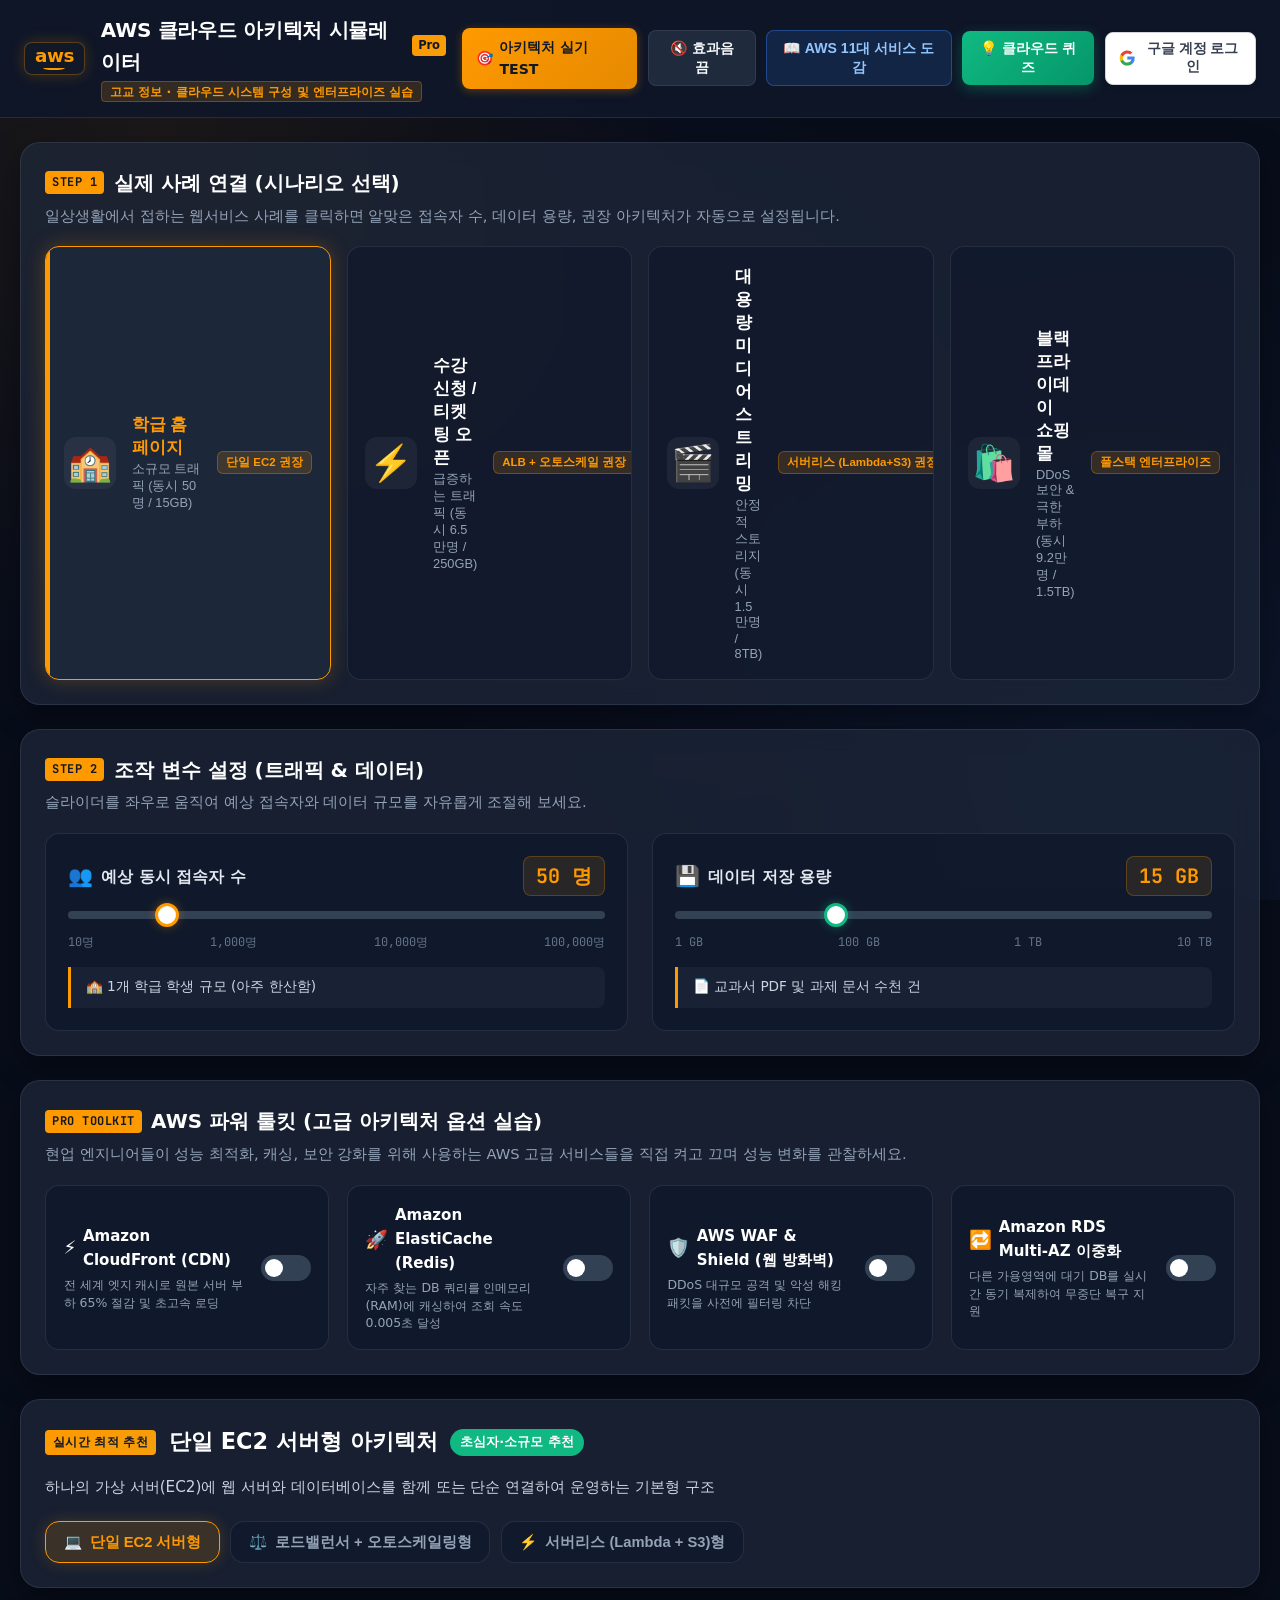
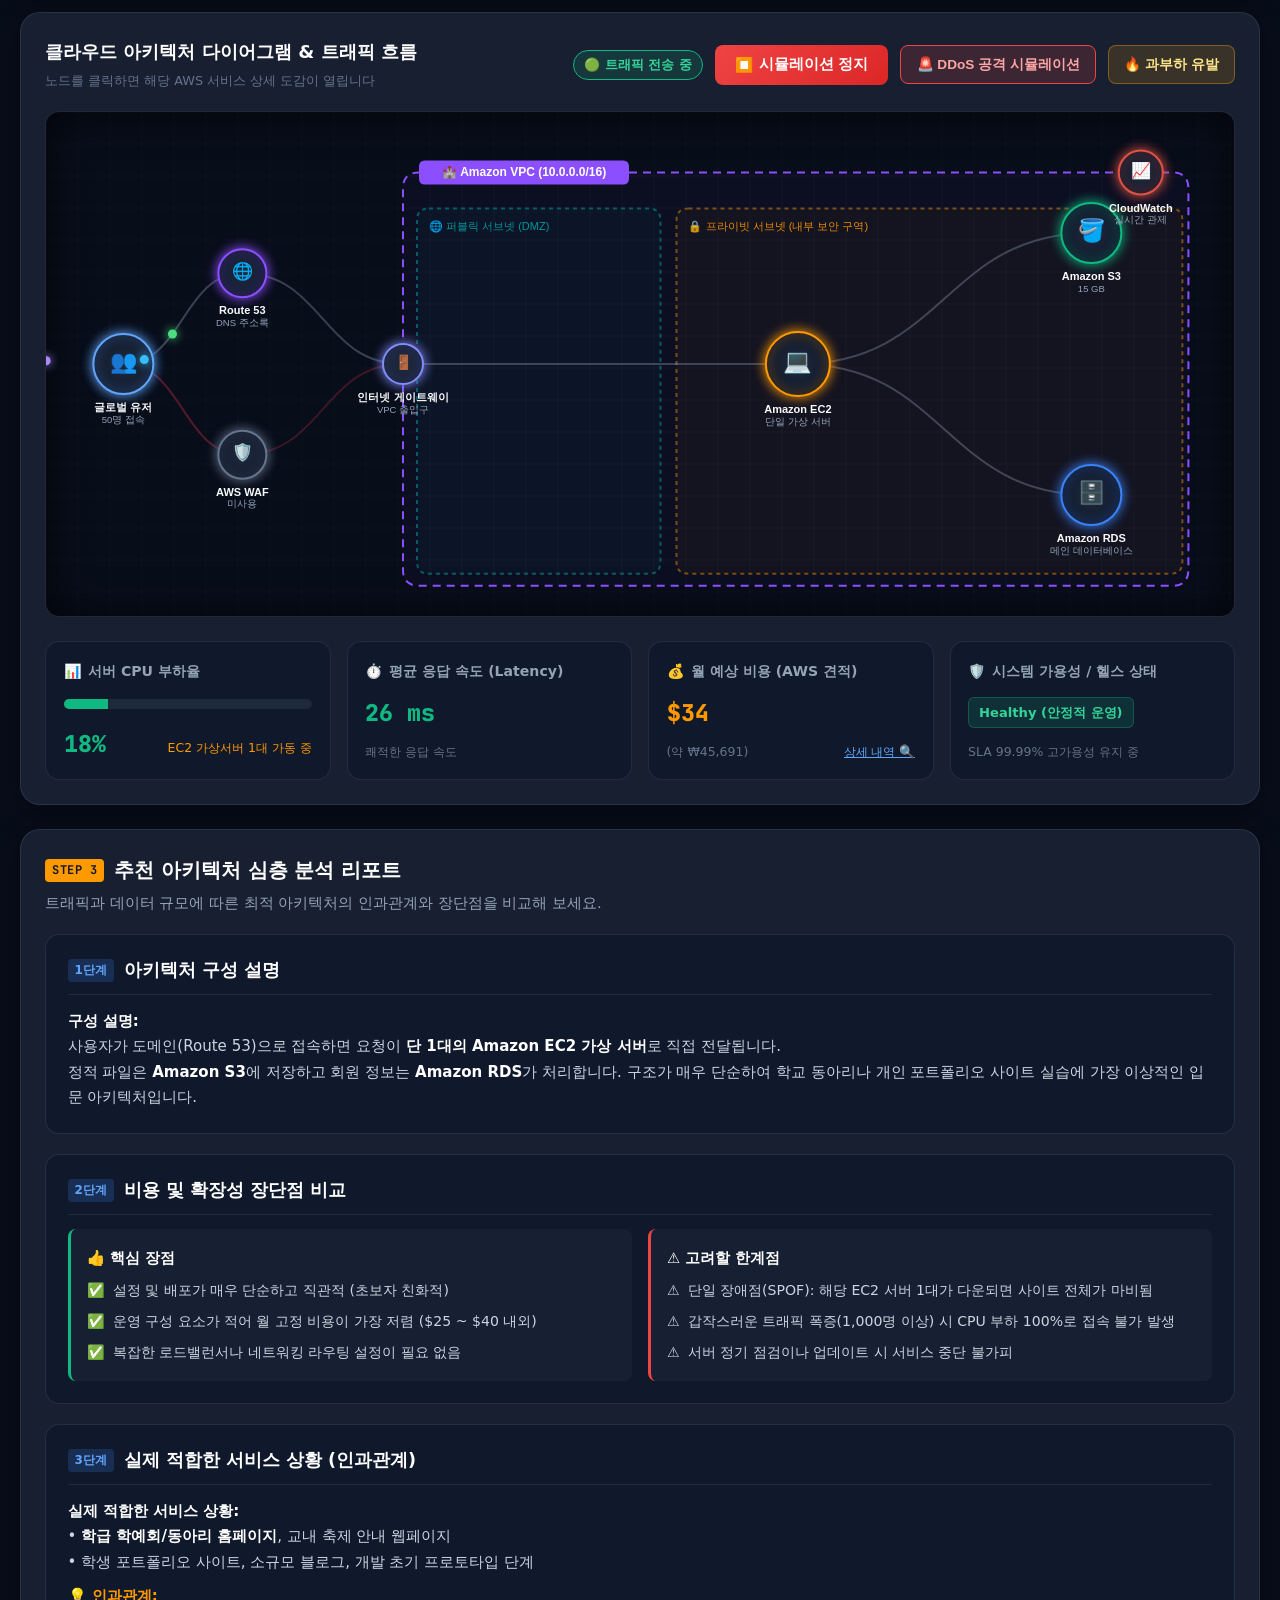
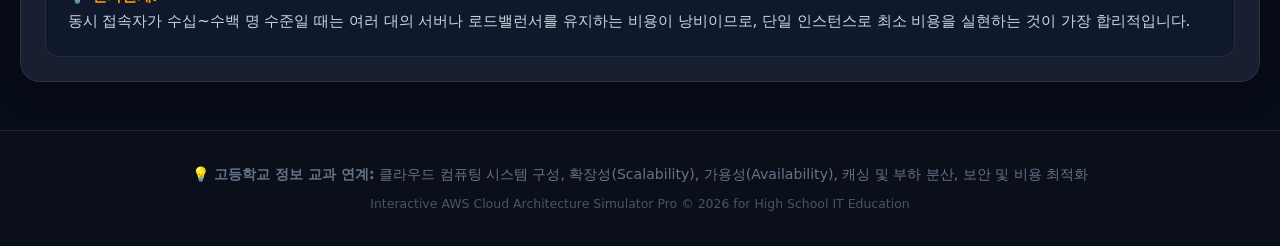
<file: index.html>
<!DOCTYPE html>
<html lang="ko">
<head>
  <meta charset="UTF-8">
  <meta name="viewport" content="width=device-width, initial-scale=1.0">
  <title>AWS 클라우드 아키텍처 시뮬레이터 Pro | 고등학교 정보·클라우드 컴퓨팅 실습</title>
  <meta name="description" content="고등학생을 위한 인터랙티브 AWS 클라우드 아키텍처 시뮬레이터. 트래픽과 데이터 규모, CDN, 인메모리 캐시, WAF 방화벽, Multi-AZ 등을 실시간 실험하고 시각화합니다.">
  <link rel="preconnect" href="https://fonts.googleapis.com">
  <link rel="preconnect" href="https://fonts.gstatic.com" crossorigin>
  <link href="https://fonts.googleapis.com/css2?family=Pretendard:wght@400;500;600;700;800&family=JetBrains+Mono:wght@500;700&display=swap" rel="stylesheet">
  <link rel="stylesheet" href="style.css">
</head>
<body>
  <!-- 네비게이션 헤더 -->
  <header class="navbar" id="appHeader">
    <div class="nav-container">
      <div class="brand">
        <div class="aws-logo-box">
          <span class="aws-brand-text">aws</span>
          <span class="aws-smile-curve"></span>
        </div>
        <div class="brand-titles">
          <h1 class="main-title">AWS 클라우드 아키텍처 시뮬레이터 <span class="version-tag">Pro</span></h1>
          <span class="sub-badge">고교 정보 · 클라우드 시스템 구성 및 엔터프라이즈 실습</span>
        </div>
      </div>
      <div class="nav-actions">
        <a href="challenge.html" class="nav-btn challenge-nav-btn" style="text-decoration:none; display:flex; align-items:center; gap:0.35rem; background:linear-gradient(135deg, #FF9900, #E68A00); color:#111827; font-weight:800; border:none; box-shadow:0 2px 10px rgba(255,153,0,0.3);"><span>🎯</span> 아키텍처 실기 TEST</a>
        <button id="soundToggleBtn" class="nav-btn" title="효과음 켜기/끄기">🔇 효과음 끔</button>
        <button id="openCatalogBtn" class="nav-btn tech-btn">📖 AWS 11대 서비스 도감</button>
        <button id="openQuizBtn" class="nav-btn highlight-btn">💡 클라우드 퀴즈</button>
        <div id="authHeaderContainer"></div>
      </div>
    </div>
  </header>

  <main class="main-container">
    <!-- 섹션 1: 실제 사례 연결 (원클릭 프리셋 버튼) -->
    <section class="section-card preset-section">
      <div class="section-header">
        <div class="section-title-wrap">
          <span class="step-num">STEP 1</span>
          <h2>실제 사례 연결 (시나리오 선택)</h2>
        </div>
        <p class="section-desc">일상생활에서 접하는 웹서비스 사례를 클릭하면 알맞은 접속자 수, 데이터 용량, 권장 아키텍처가 자동으로 설정됩니다.</p>
      </div>
      <div class="preset-grid">
        <button class="preset-card-btn active-preset" data-preset="class_home">
          <div class="preset-icon">🏫</div>
          <div class="preset-info">
            <div class="preset-title">학급 홈페이지</div>
            <div class="preset-sub">소규모 트래픽 (동시 50명 / 15GB)</div>
          </div>
          <span class="preset-tag">단일 EC2 권장</span>
        </button>

        <button class="preset-card-btn" data-preset="ticket_rush">
          <div class="preset-icon">⚡</div>
          <div class="preset-info">
            <div class="preset-title">수강신청 / 티켓팅 오픈</div>
            <div class="preset-sub">급증하는 트래픽 (동시 6.5만명 / 250GB)</div>
          </div>
          <span class="preset-tag">ALB + 오토스케일 권장</span>
        </button>

        <button class="preset-card-btn" data-preset="media_stream">
          <div class="preset-icon">🎬</div>
          <div class="preset-info">
            <div class="preset-title">대용량 미디어 스트리밍</div>
            <div class="preset-sub">안정적 스토리지 (동시 1.5만명 / 8TB)</div>
          </div>
          <span class="preset-tag">서버리스 (Lambda+S3) 권장</span>
        </button>

        <button class="preset-card-btn" data-preset="black_friday">
          <div class="preset-icon">🛍️</div>
          <div class="preset-info">
            <div class="preset-title">블랙프라이데이 쇼핑몰</div>
            <div class="preset-sub">DDoS 보안 & 극한 부하 (동시 9.2만명 / 1.5TB)</div>
          </div>
          <span class="preset-tag">풀스택 엔터프라이즈</span>
        </button>
      </div>
    </section>

    <!-- 섹션 2: 조작 변수 슬라이더 컨트롤러 -->
    <section class="section-card slider-section">
      <div class="section-header">
        <div class="section-title-wrap">
          <span class="step-num">STEP 2</span>
          <h2>조작 변수 설정 (트래픽 & 데이터)</h2>
        </div>
        <p class="section-desc">슬라이더를 좌우로 움직여 예상 접속자와 데이터 규모를 자유롭게 조절해 보세요.</p>
      </div>

      <div class="controls-grid">
        <!-- 슬라이더 1: 예상 동시 접속자 수 -->
        <div class="slider-control-card">
          <div class="slider-meta">
            <div class="meta-label">
              <span class="meta-icon">👥</span>
              <label for="usersSlider">예상 동시 접속자 수</label>
            </div>
            <div class="meta-value" id="usersValueDisplay">50 명</div>
          </div>
          <input type="range" id="usersSlider" class="modern-slider" min="0" max="100" value="18" aria-label="예상 동시 접속자 수 슬라이더">
          <div class="slider-ticks">
            <span>10명</span>
            <span>1,000명</span>
            <span>10,000명</span>
            <span>100,000명</span>
          </div>
          <div class="analogy-box" id="usersAnalogy">
            🏫 1개 학급 학생 규모 (아주 한산함)
          </div>
        </div>

        <!-- 슬라이더 2: 데이터 저장 용량 -->
        <div class="slider-control-card">
          <div class="slider-meta">
            <div class="meta-label">
              <span class="meta-icon">💾</span>
              <label for="storageSlider">데이터 저장 용량</label>
            </div>
            <div class="meta-value" id="storageValueDisplay">15 GB</div>
          </div>
          <input type="range" id="storageSlider" class="modern-slider storage-slider" min="0" max="100" value="28" aria-label="데이터 저장 용량 슬라이더">
          <div class="slider-ticks">
            <span>1 GB</span>
            <span>100 GB</span>
            <span>1 TB</span>
            <span>10 TB</span>
          </div>
          <div class="analogy-box" id="storageAnalogy">
            📄 교과서 PDF 및 과제 문서 수천 건
          </div>
        </div>
      </div>
    </section>

    <!-- 섹션 3: AWS 파워 툴킷 (아키텍처 확장 컴포넌트 스위치) -->
    <section class="section-card toolkit-section">
      <div class="section-header">
        <div class="section-title-wrap">
          <span class="step-num">PRO TOOLKIT</span>
          <h2>AWS 파워 툴킷 (고급 아키텍처 옵션 실습)</h2>
        </div>
        <p class="section-desc">현업 엔지니어들이 성능 최적화, 캐싱, 보안 강화를 위해 사용하는 AWS 고급 서비스들을 직접 켜고 끄며 성능 변화를 관찰하세요.</p>
      </div>

      <div class="toolkit-grid">
        <!-- 1. CloudFront -->
        <div class="toolkit-item">
          <div class="toolkit-info">
            <div class="toolkit-title-row">
              <span class="t-icon">⚡</span>
              <strong>Amazon CloudFront (CDN)</strong>
            </div>
            <p class="toolkit-desc">전 세계 엣지 캐시로 원본 서버 부하 65% 절감 및 초고속 로딩</p>
          </div>
          <label class="switch">
            <input type="checkbox" id="toggleCloudFront">
            <span class="slider-toggle"></span>
          </label>
        </div>

        <!-- 2. ElastiCache -->
        <div class="toolkit-item">
          <div class="toolkit-info">
            <div class="toolkit-title-row">
              <span class="t-icon">🚀</span>
              <strong>Amazon ElastiCache (Redis)</strong>
            </div>
            <p class="toolkit-desc">자주 찾는 DB 쿼리를 인메모리(RAM)에 캐싱하여 조회 속도 0.005초 달성</p>
          </div>
          <label class="switch">
            <input type="checkbox" id="toggleElastiCache">
            <span class="slider-toggle"></span>
          </label>
        </div>

        <!-- 3. AWS WAF -->
        <div class="toolkit-item">
          <div class="toolkit-info">
            <div class="toolkit-title-row">
              <span class="t-icon">🛡️</span>
              <strong>AWS WAF & Shield (웹 방화벽)</strong>
            </div>
            <p class="toolkit-desc">DDoS 대규모 공격 및 악성 해킹 패킷을 사전에 필터링 차단</p>
          </div>
          <label class="switch">
            <input type="checkbox" id="toggleWAF">
            <span class="slider-toggle"></span>
          </label>
        </div>

        <!-- 4. RDS Multi-AZ -->
        <div class="toolkit-item">
          <div class="toolkit-info">
            <div class="toolkit-title-row">
              <span class="t-icon">🔁</span>
              <strong>Amazon RDS Multi-AZ 이중화</strong>
            </div>
            <p class="toolkit-desc">다른 가용영역에 대기 DB를 실시간 동기 복제하여 무중단 복구 지원</p>
          </div>
          <label class="switch">
            <input type="checkbox" id="toggleMultiAZ">
            <span class="slider-toggle"></span>
          </label>
        </div>
      </div>
    </section>

    <!-- 섹션 4: 아키텍처 자동 추천 및 탭 -->
    <section class="section-card arch-recommend-section">
      <div class="arch-recommend-bar">
        <div class="arch-status-box">
          <span class="badge-ai">실시간 최적 추천</span>
          <h3 id="archTitle">단일 EC2 서버형 아키텍처</h3>
          <span class="badge-type" id="archBadge">초심자·소규모 추천</span>
        </div>
        <p class="arch-summary" id="archSummary">
          하나의 가상 서버(EC2)에 웹 서버와 데이터베이스를 함께 또는 단순 연결하여 운영하는 기본형 구조
        </p>

        <!-- 아키텍처 탭 버튼 -->
        <div class="arch-tabs-wrapper">
          <button class="arch-tab-btn active" data-arch="single" id="tabSingle">
            <span class="tab-icon">💻</span>
            <span class="tab-text">단일 EC2 서버형</span>
          </button>
          <button class="arch-tab-btn" data-arch="loadbalancer" id="tabLoadbalancer">
            <span class="tab-icon">⚖️</span>
            <span class="tab-text">로드밸런서 + 오토스케일링형</span>
          </button>
          <button class="arch-tab-btn" data-arch="serverless" id="tabServerless">
            <span class="tab-icon">⚡</span>
            <span class="tab-text">서버리스 (Lambda + S3)형</span>
          </button>
        </div>
      </div>
    </section>

    <!-- 섹션 5: 인터랙티브 클라우드 아키텍처 시각화 & 시뮬레이션 -->
    <section class="section-card canvas-section">
      <div class="canvas-header-bar">
        <div class="canvas-title-group">
          <h3>클라우드 아키텍처 다이어그램 & 트래픽 흐름</h3>
          <span class="canvas-sub">노드를 클릭하면 해당 AWS 서비스 상세 도감이 열립니다</span>
        </div>
        <div class="canvas-actions">
          <div class="sim-status-badge" id="simStatusBadge">⚪ 대기 중</div>
          <button id="simToggleBtn" class="sim-btn pulse-glow">
            <span>▶️</span> 트래픽 시뮬레이션 시작
          </button>
          <!-- 인터랙티브 실험 버튼군 -->
          <button id="ddosBtn" class="ddos-btn" title="사이버 공격 패킷을 대량 유입시켜 WAF 방패의 차단 여부를 테스트합니다">
            🚨 DDoS 공격 시뮬레이션
          </button>
          <button id="stressBtn" class="stress-btn" title="단일 서버에 8.5만 명을 강제로 쏟아부어 마비 상태를 관찰합니다">
            🔥 과부하 유발
          </button>
        </div>
      </div>

      <!-- 캔버스 컨테이너 -->
      <div class="canvas-container" id="canvasWrapper">
        <canvas id="cloudCanvas"></canvas>
      </div>

      <!-- 실시간 지표 대시보드 (Telemetry & Metrics) -->
      <div class="metrics-dashboard">
        <div class="metric-card">
          <div class="metric-header">
            <span class="m-icon">📊</span>
            <span class="m-label">서버 CPU 부하율</span>
          </div>
          <div class="cpu-progress-wrapper">
            <div class="cpu-progress-bar" id="metricCpuBar" style="width: 25%;"></div>
          </div>
          <div class="metric-footer">
            <span class="metric-val" id="metricCpuText">25%</span>
            <span class="metric-sub" id="serverCountBadge">EC2 1대 가동 중</span>
          </div>
        </div>

        <div class="metric-card">
          <div class="metric-header">
            <span class="m-icon">⏱️</span>
            <span class="m-label">평균 응답 속도 (Latency)</span>
          </div>
          <div class="metric-big-num">
            <span class="metric-val good" id="metricLatency">32 ms</span>
          </div>
          <div class="metric-footer">
            <span class="metric-sub" id="latencySubText">쾌적한 웹 서핑 속도</span>
          </div>
        </div>

        <div class="metric-card">
          <div class="metric-header">
            <span class="m-icon">💰</span>
            <span class="m-label">월 예상 비용 (AWS 견적)</span>
          </div>
          <div class="metric-big-num">
            <span class="metric-val cost-val" id="metricCostUsd">$33</span>
          </div>
          <div class="metric-footer">
            <span class="metric-sub" id="metricCostKrw">(약 ₩44,550)</span>
            <button class="cost-detail-link" id="viewCostBtn">상세 내역 🔍</button>
          </div>
        </div>

        <div class="metric-card">
          <div class="metric-header">
            <span class="m-icon">🛡️</span>
            <span class="m-label">시스템 가용성 / 헬스 상태</span>
          </div>
          <div class="metric-big-num">
            <span class="status-tag healthy" id="metricHealth">Healthy (안정적)</span>
          </div>
          <div class="metric-footer">
            <span class="metric-sub" id="healthSubText">SLA 99.99% 고가용성</span>
          </div>
        </div>
      </div>
    </section>

    <!-- 섹션 6: 결과 카드 (3단계 인과관계 리포트) -->
    <section class="section-card result-section">
      <div class="section-header">
        <div class="section-title-wrap">
          <span class="step-num">STEP 3</span>
          <h2>추천 아키텍처 심층 분석 리포트</h2>
        </div>
        <p class="section-desc">트래픽과 데이터 규모에 따른 최적 아키텍처의 인과관계와 장단점을 비교해 보세요.</p>
      </div>

      <div class="result-cards-container">
        <!-- 1단계: 아키텍처 구성 설명 -->
        <div class="report-card">
          <div class="report-header">
            <span class="step-indicator">1단계</span>
            <h4>아키텍처 구성 설명</h4>
          </div>
          <div class="report-body" id="resultStep1">
            <!-- 동적 주입 -->
          </div>
        </div>

        <!-- 2단계: 비용 및 확장성 장단점 -->
        <div class="report-card">
          <div class="report-header">
            <span class="step-indicator">2단계</span>
            <h4>비용 및 확장성 장단점 비교</h4>
          </div>
          <div class="report-body">
            <div class="pros-cons-grid">
              <div class="pros-box">
                <div class="box-title">👍 핵심 장점</div>
                <ul class="pros-list" id="resultStep2Pros"></ul>
              </div>
              <div class="cons-box">
                <div class="box-title">⚠️ 고려할 한계점</div>
                <ul class="cons-list" id="resultStep2Cons"></ul>
              </div>
            </div>
          </div>
        </div>

        <!-- 3단계: 실제 적합한 서비스 상황 -->
        <div class="report-card">
          <div class="report-header">
            <span class="step-indicator">3단계</span>
            <h4>실제 적합한 서비스 상황 (인과관계)</h4>
          </div>
          <div class="report-body" id="resultStep3">
            <!-- 동적 주입 -->
          </div>
        </div>
      </div>
    </section>
  </main>

  <!-- 푸터 -->
  <footer class="app-footer">
    <div class="footer-content">
      <p>💡 <strong>고등학교 정보 교과 연계:</strong> 클라우드 컴퓨팅 시스템 구성, 확장성(Scalability), 가용성(Availability), 캐싱 및 부하 분산, 보안 및 비용 최적화</p>
      <p class="copyright">Interactive AWS Cloud Architecture Simulator Pro © 2026 for High School IT Education</p>
    </div>
  </footer>

  <!-- 서비스 상세 도감 모달 (전체 11종 서비스 선택 탭 지원) -->
  <div class="modal-backdrop" id="serviceModal">
    <div class="modal-window catalog-window">
      <div class="modal-header">
        <div class="modal-title-group">
          <span class="modal-category-badge" id="serviceCategory">컴퓨팅</span>
          <h3 id="serviceModalTitle">Amazon EC2</h3>
        </div>
        <button class="modal-close-btn" aria-label="닫기">&times;</button>
      </div>
      <div class="modal-body">
        <!-- 상단 빠른 서비스 선택 뱃지들 -->
        <div class="service-quick-nav" id="serviceQuickNav"></div>

        <div class="modal-analogy-box" id="serviceAnalogy"></div>
        <div class="modal-section">
          <h5>서비스 한 줄 요약</h5>
          <p id="serviceShortDesc"></p>
        </div>
        <div class="modal-section">
          <h5>기술 상세 및 클라우드에서의 핵심 역할</h5>
          <p id="serviceDetail"></p>
        </div>
      </div>
      <div class="modal-footer">
        <button class="modal-close-btn btn-secondary">닫기</button>
      </div>
    </div>
  </div>

  <!-- 클라우드 퀴즈 모달 -->
  <div class="modal-backdrop" id="quizModal">
    <div class="modal-window quiz-window">
      <div class="modal-header">
        <div class="modal-title-group">
          <span class="modal-category-badge" style="background:#10B981;">학습 평가</span>
          <h3>💡 고교 정보 클라우드 개념 퀴즈</h3>
        </div>
        <button class="modal-close-btn" aria-label="닫기">&times;</button>
      </div>
      <div class="modal-body">
        <p class="quiz-intro">시뮬레이터로 학습한 클라우드 아키텍처 원리를 퀴즈로 테스트해 보세요!</p>
        <div id="quizQuestions" class="quiz-questions-list"></div>
      </div>
      <div class="modal-footer">
        <button class="modal-close-btn btn-secondary">완료 및 닫기</button>
      </div>
    </div>
  </div>

  <!-- 비용 세부 내역 모달 -->
  <div class="modal-backdrop" id="costBreakdownModal">
    <div class="modal-window">
      <div class="modal-header">
        <div class="modal-title-group">
          <span class="modal-category-badge" style="background:#FF9900; color:#111;">비용 분석</span>
          <h3>월간 AWS 예상 요금 명세서</h3>
        </div>
        <button class="modal-close-btn" aria-label="닫기">&times;</button>
      </div>
      <div class="modal-body" id="costBreakdownContent"></div>
      <div class="modal-footer">
        <button class="modal-close-btn btn-secondary">확인</button>
      </div>
    </div>
  </div>

  <!-- Google GIS 라이브러리 및 스크립트 로드 -->
  <script src="https://accounts.google.com/gsi/client" async defer></script>
  <script src="auth.js"></script>
  <script src="architecture-data.js"></script>
  <script src="simulator.js"></script>
  <script src="app.js"></script>
  <script>
    document.addEventListener('DOMContentLoaded', () => {
      if (typeof setupAuthHeader === 'function') {
        setupAuthHeader('authHeaderContainer');
      }
    });
  </script>
</body>
</html>
</file>
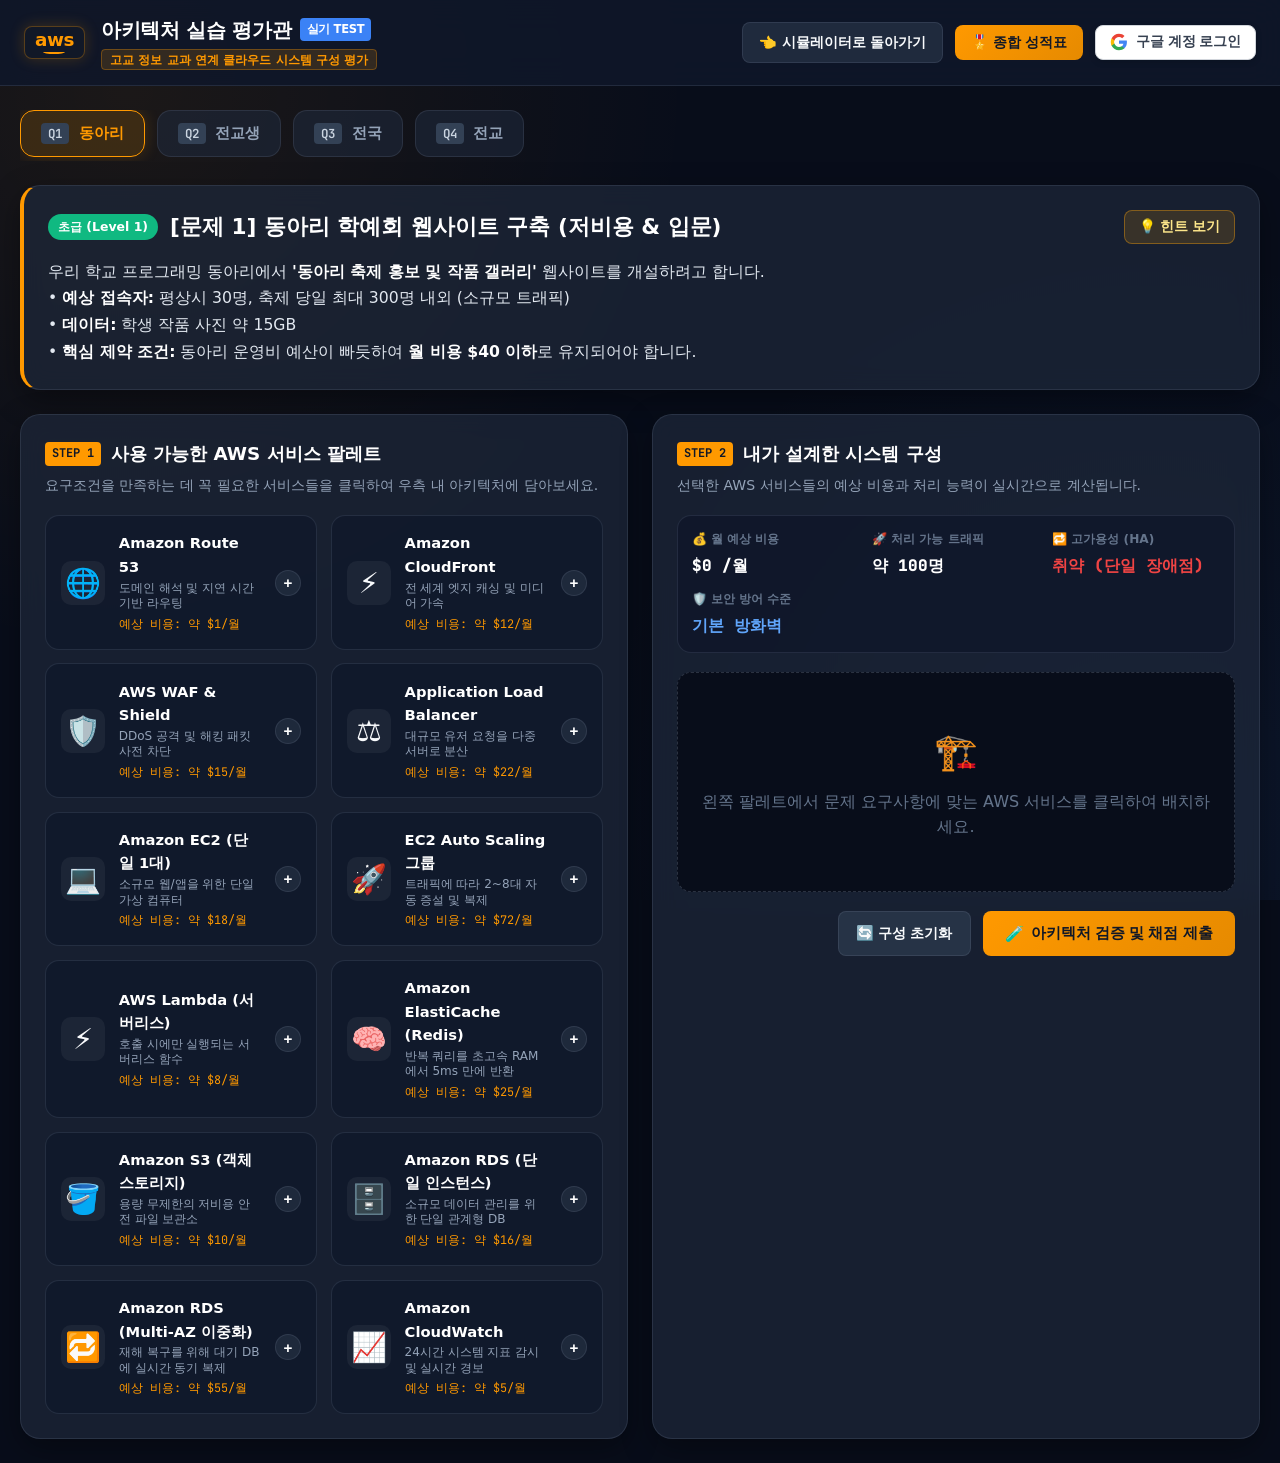
<file: challenge.html>
<!DOCTYPE html>
<html lang="ko">
<head>
  <meta charset="UTF-8">
  <meta name="viewport" content="width=device-width, initial-scale=1.0">
  <title>클라우드 아키텍처 실습 평가관 | 고등학교 정보·클라우드 컴퓨팅 실기 테스트</title>
  <meta name="description" content="고등학생을 위한 대화형 AWS 클라우드 아키텍처 실습 테스트. 실무 문제 상황에 맞춰 AWS 서비스를 직접 조립하고 실시간 피드백을 통해 최적의 시스템 구성을 찾아보세요.">
  <link rel="preconnect" href="https://fonts.googleapis.com">
  <link rel="preconnect" href="https://fonts.gstatic.com" crossorigin>
  <link href="https://fonts.googleapis.com/css2?family=Pretendard:wght@400;500;600;700;800&family=JetBrains+Mono:wght@500;700&display=swap" rel="stylesheet">
  <link rel="stylesheet" href="challenge.css">
</head>
<body>
  <!-- 네비게이션 헤더 -->
  <header class="navbar">
    <div class="nav-container">
      <div class="brand">
        <div class="aws-logo-box">
          <span class="aws-brand-text">aws</span>
          <span class="aws-smile-curve"></span>
        </div>
        <div class="brand-titles">
          <h1 class="main-title">아키텍처 실습 평가관 <span class="test-badge">실기 TEST</span></h1>
          <span class="sub-badge">고교 정보 교과 연계 클라우드 시스템 구성 평가</span>
        </div>
      </div>
      <div class="nav-actions">
        <a href="index.html" class="nav-link-btn">👈 시뮬레이터로 돌아가기</a>
        <button class="nav-btn cert-btn" onclick="openCertModal()">🎖️ 종합 성적표</button>
        <div id="authHeaderContainer"></div>
      </div>
    </div>
  </header>

  <main class="main-container">
    <!-- 문제 탭 네비게이션 -->
    <div class="question-nav-bar" id="questionTabs"></div>

    <!-- 문제 시나리오 카드 -->
    <section class="section-card question-card">
      <div class="q-header-row">
        <span class="q-badge" id="qBadge">초급 (Level 1)</span>
        <h2 id="qTitle">[문제 1] 동아리 학예회 웹사이트 구축</h2>
        <button class="btn-hint" id="showHintBtn">💡 힌트 보기</button>
      </div>
      <div class="q-scenario" id="qScenario"></div>
      <div class="hint-container" id="hintBox"></div>
    </section>

    <!-- 인터랙티브 아키텍처 워크벤치 (좌우 2열) -->
    <div class="workbench-grid">
      <!-- 좌측: 사용 가능한 AWS 서비스 팔레트 -->
      <section class="section-card palette-section">
        <div class="section-title-wrap">
          <span class="step-num">STEP 1</span>
          <h3>사용 가능한 AWS 서비스 팔레트</h3>
        </div>
        <p class="section-desc">요구조건을 만족하는 데 꼭 필요한 서비스들을 클릭하여 우측 내 아키텍처에 담아보세요.</p>
        <div class="palette-grid" id="paletteGrid"></div>
      </section>

      <!-- 우측: 내 아키텍처 설계 슬롯 & 실시간 스펙 HUD -->
      <section class="section-card architecture-section">
        <div class="section-title-wrap">
          <span class="step-num">STEP 2</span>
          <h3>내가 설계한 시스템 구성</h3>
        </div>
        <p class="section-desc">선택한 AWS 서비스들의 예상 비용과 처리 능력이 실시간으로 계산됩니다.</p>

        <!-- 실시간 지표 HUD 계측기 -->
        <div class="hud-dashboard">
          <div class="hud-item">
            <span class="hud-label">💰 월 예상 비용</span>
            <span class="hud-val" id="hudCostVal">$0 /월</span>
          </div>
          <div class="hud-item">
            <span class="hud-label">🚀 처리 가능 트래픽</span>
            <span class="hud-val" id="hudCapacityVal">약 100명</span>
          </div>
          <div class="hud-item">
            <span class="hud-label">🔁 고가용성 (HA)</span>
            <span class="hud-val warn" id="hudHaVal">취약 (단일 장애점)</span>
          </div>
          <div class="hud-item">
            <span class="hud-label">🛡️ 보안 방어 수준</span>
            <span class="hud-val neutral" id="hudSecVal">기본 방화벽</span>
          </div>
        </div>

        <!-- 슬롯 컨테이너 -->
        <div class="my-arch-wrapper">
          <div class="my-arch-container" id="myArchSlotContainer"></div>
        </div>

        <!-- 실행 액션 툴바 -->
        <div class="action-bar">
          <button class="btn-reset" id="resetArchBtn">🔄 구성 초기화</button>
          <button class="btn-verify" id="verifyBtn">
            <span>🧪</span> 아키텍처 검증 및 채점 제출
          </button>
        </div>

        <!-- 피드백 & 해설 박스 -->
        <div class="feedback-box hidden" id="feedbackResultBox"></div>
      </section>
    </div>
  </main>

  <!-- 최종 인증서 / 성적표 모달 -->
  <div class="modal-backdrop" id="certModal">
    <div class="modal-window cert-window">
      <div class="cert-card-inner">
        <div class="cert-header">
          <div class="cert-aws-logo">aws</div>
          <div class="cert-subtitle">고등학교 정보 교과 클라우드 컴퓨팅 단원</div>
          <h2 class="cert-title">주니어 클라우드 공인 아키텍트 수료증</h2>
        </div>
        <div class="cert-body">
          <div class="cert-student-name" id="certStudentName">김정보 학생 귀하</div>
          <p class="cert-intro">위 학생은 고등학교 정보 교과 클라우드 시스템 구성 단원 실기 평가에서 다양한 서비스 시나리오에 따른 최적 아키텍처를 훌륭하게 설계하였음을 인증합니다.</p>
          <div class="cert-score-box">
            <span class="score-label">실기 테스트 종합 통과율</span>
            <span class="score-num" id="certScore">0 / 4 문제 완벽 통과</span>
          </div>
          <div class="cert-skills-list">
            <span>✓ 단일 EC2 저비용 최적화</span>
            <span>✓ ALB + Auto Scaling 고가용성 설계</span>
            <span>✓ S3 + CloudFront 서버리스 미디어 분산</span>
            <span>✓ AWS WAF 웹 보안 및 Multi-AZ 재해 복구</span>
          </div>
        </div>
        <div class="cert-footer">
          <div class="cert-seal">🎖️ CERTIFIED</div>
          <button class="btn-close-cert" onclick="closeCertModal()">확인 및 닫기</button>
        </div>
      </div>
    </div>
  </div>

  <script src="https://accounts.google.com/gsi/client" async defer></script>
  <script src="auth.js"></script>
  <script src="challenge.js"></script>
  <script>
    document.addEventListener('DOMContentLoaded', () => {
      if (typeof setupAuthHeader === 'function') {
        setupAuthHeader('authHeaderContainer');
      }
    });
  </script>
</body>
</html>
</file>
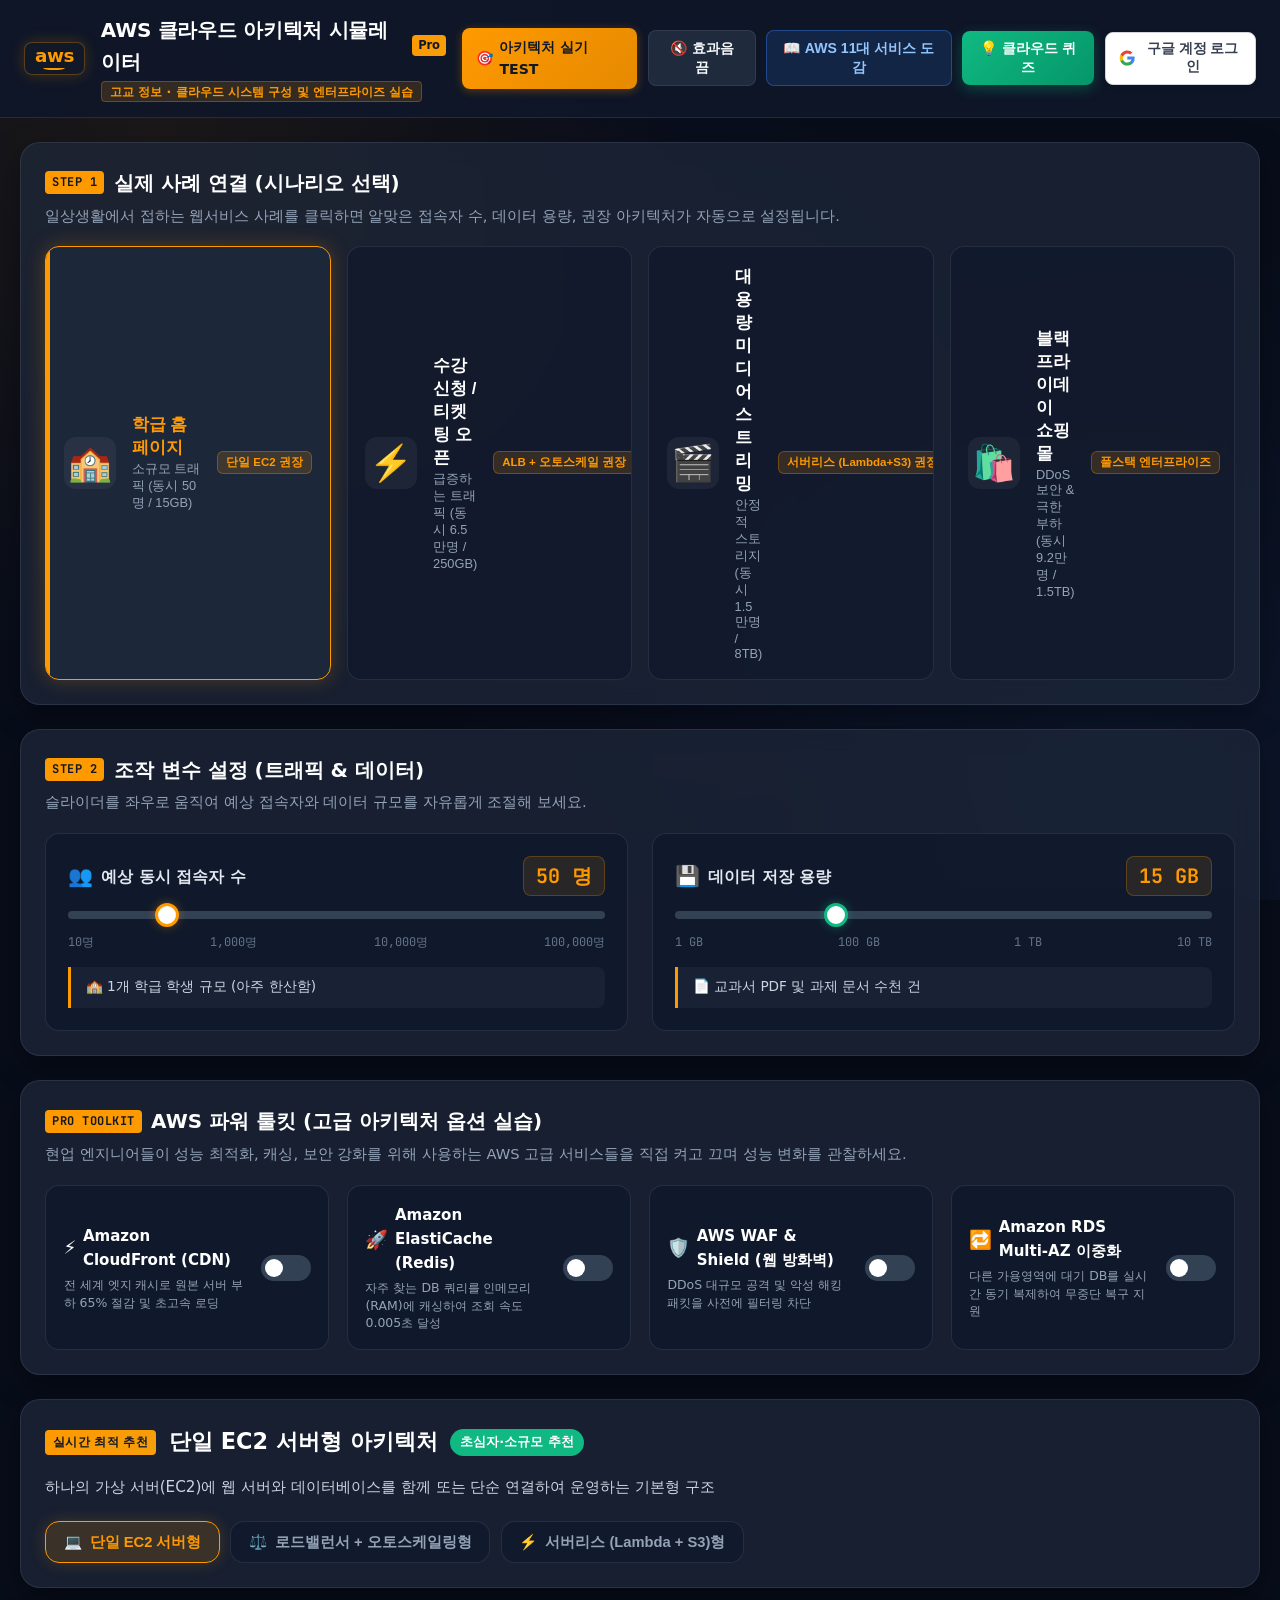
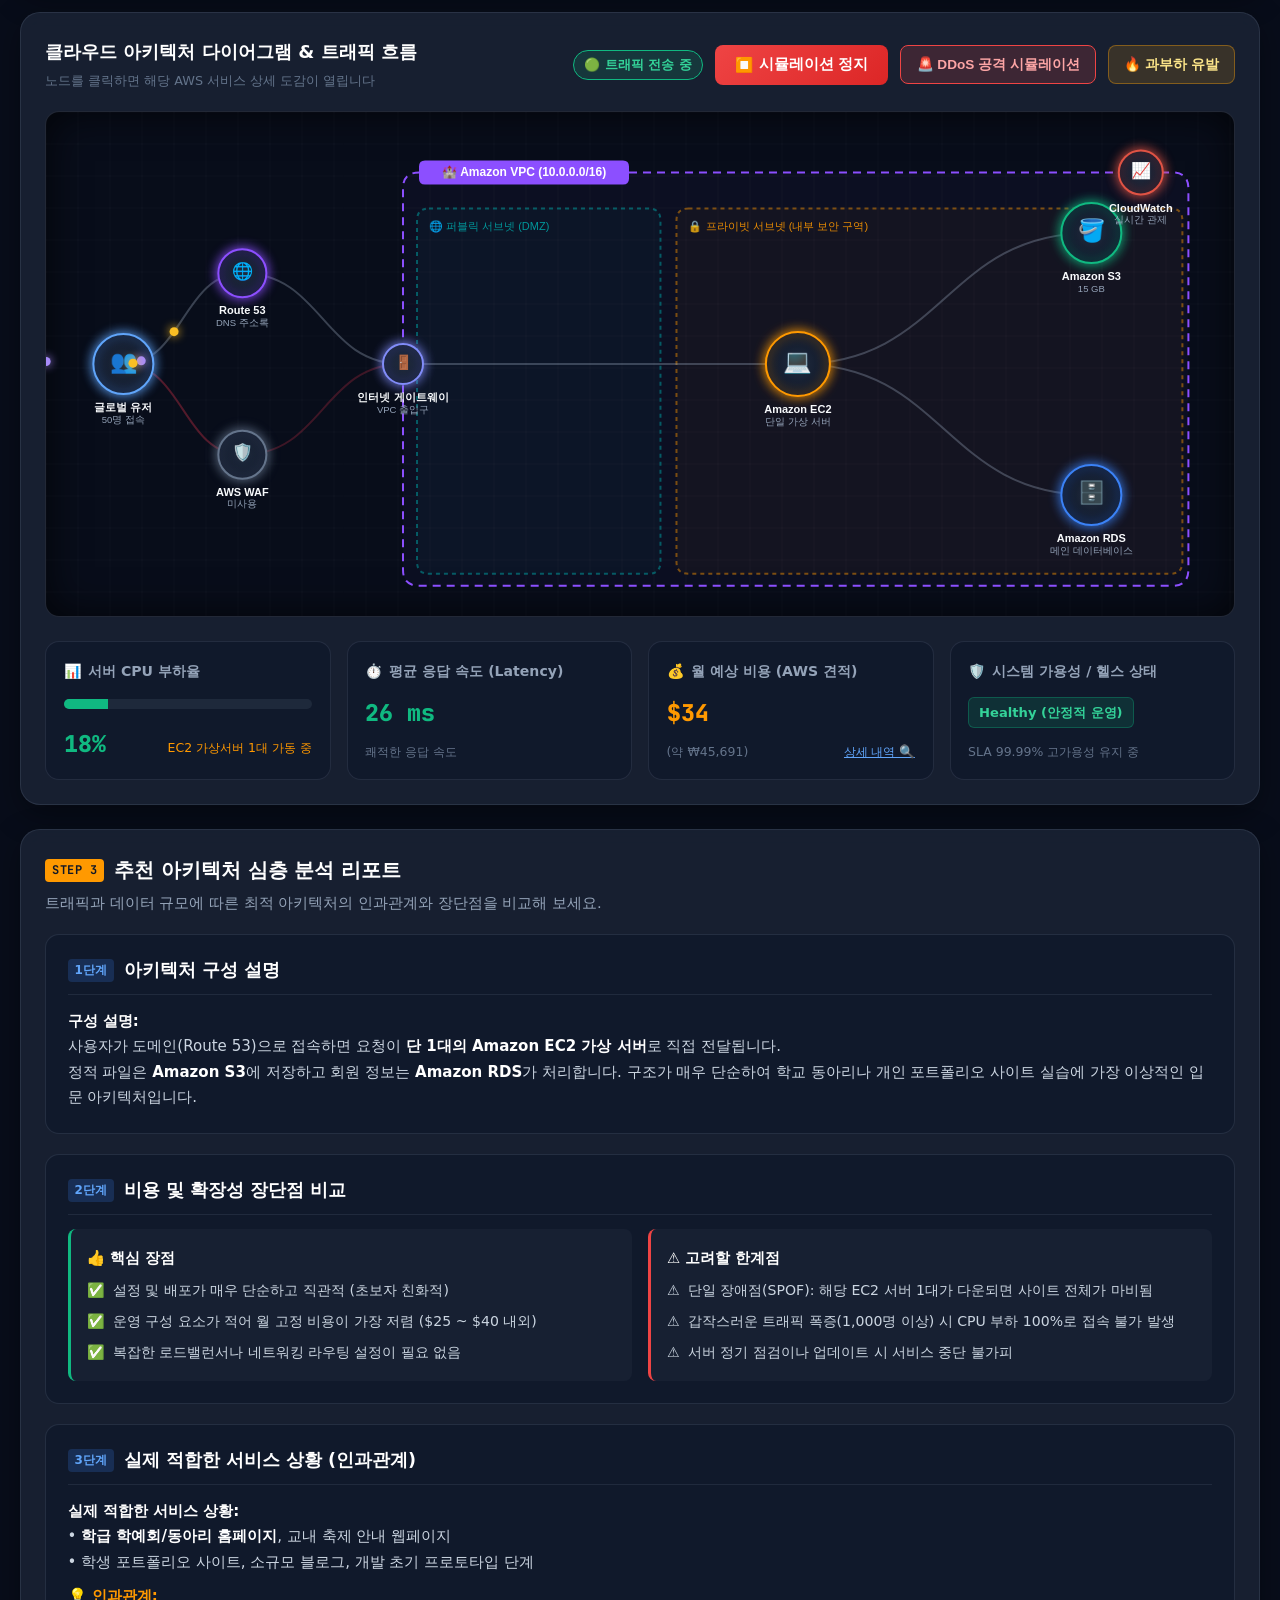
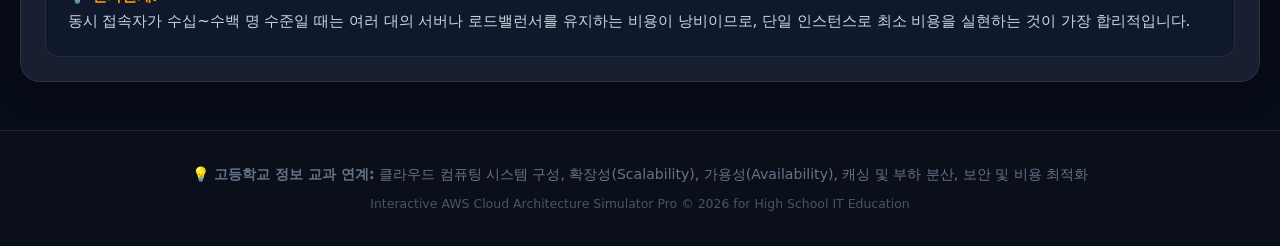
<file: google_script_index.html>
﻿<!DOCTYPE html>
<html lang="ko">
<head>
  <meta charset="UTF-8">
  <meta name="viewport" content="width=device-width, initial-scale=1.0">
  <title>AWS 클라우드 아키텍처 시뮬레이터 Pro | 고등학교 정보·클라우드 컴퓨팅 실습</title>
  <meta name="description" content="고등학생을 위한 인터랙티브 AWS 클라우드 아키텍처 시뮬레이터. 트래픽과 데이터 규모, CDN, 인메모리 캐시, WAF 방화벽, Multi-AZ 등을 실시간 실험하고 시각화합니다.">
  <link rel="preconnect" href="https://fonts.googleapis.com">
  <link rel="preconnect" href="https://fonts.gstatic.com" crossorigin>
  <link href="https://fonts.googleapis.com/css2?family=Pretendard:wght@400;500;600;700;800&family=JetBrains+Mono:wght@500;700&display=swap" rel="stylesheet">
  <style>
/* ==========================================================================
   AWS Cloud Architecture Simulator Pro - High-Tech Modern CSS
   Designed for High School Cloud Computing Education & Enterprise Architecture
   ========================================================================== */

:root {
  /* AWS Signature Colors */
  --aws-orange: #FF9900;
  --aws-orange-hover: #FFAF33;
  --aws-orange-glow: rgba(255, 153, 0, 0.35);
  --aws-dark-navy: #0F172A;
  --aws-card-bg: rgba(30, 41, 59, 0.7);
  --aws-card-border: rgba(148, 163, 184, 0.15);
  --aws-card-hover-border: rgba(255, 153, 0, 0.4);

  /* Service Category Colors */
  --color-ec2: #FF9900;
  --color-lambda: #ED7100;
  --color-s3: #10B981;
  --color-rds: #3B82F6;
  --color-vpc: #8C4FFF;
  --color-alb: #00A4A6;
  --color-redis: #C925D1;
  --color-waf: #DD344C;

  /* Neutrals & Text */
  --text-main: #F8FAFC;
  --text-muted: #94A3B8;
  --text-dim: #64748B;
  --bg-deep: #080D1A;
  --bg-surface: #1E293B;

  /* Status Colors */
  --status-good: #10B981;
  --status-warn: #F59E0B;
  --status-danger: #EF4444;

  /* Font Families */
  --font-main: 'Pretendard', -apple-system, BlinkMacSystemFont, system-ui, Roboto, sans-serif;
  --font-mono: 'JetBrains Mono', monospace;

  /* Radii & Transitions */
  --radius-sm: 8px;
  --radius-md: 14px;
  --radius-lg: 20px;
  --transition-smooth: all 0.25s cubic-bezier(0.4, 0, 0.2, 1);
}

/* Base Reset & Box Sizing */
* {
  margin: 0;
  padding: 0;
  box-sizing: border-box;
  -webkit-font-smoothing: antialiased;
}

body {
  font-family: var(--font-main);
  background-color: var(--bg-deep);
  color: var(--text-main);
  line-height: 1.6;
  background-image: 
    radial-gradient(circle at 12% 15%, rgba(255, 153, 0, 0.08) 0%, transparent 40%),
    radial-gradient(circle at 88% 85%, rgba(59, 130, 246, 0.08) 0%, transparent 40%),
    radial-gradient(circle at 50% 50%, rgba(140, 79, 255, 0.04) 0%, transparent 50%);
  background-attachment: fixed;
  min-height: 100vh;
}

/* Scrollbar Style */
::-webkit-scrollbar {
  width: 8px;
  height: 8px;
}
::-webkit-scrollbar-track {
  background: #0B0F19;
}
::-webkit-scrollbar-thumb {
  background: #334155;
  border-radius: 4px;
}
::-webkit-scrollbar-thumb:hover {
  background: var(--aws-orange);
}

/* ==========================================================================
   Header Navbar
   ========================================================================== */
.navbar {
  position: sticky;
  top: 0;
  z-index: 100;
  background: rgba(15, 23, 42, 0.88);
  backdrop-filter: blur(16px);
  border-bottom: 1px solid var(--aws-card-border);
  padding: 0.85rem 1.5rem;
}

.nav-container {
  max-width: 1380px;
  margin: 0 auto;
  display: flex;
  justify-content: space-between;
  align-items: center;
  gap: 1rem;
}

.brand {
  display: flex;
  align-items: center;
  gap: 1rem;
}

.aws-logo-box {
  background: #111827;
  border: 1px solid rgba(255, 153, 0, 0.3);
  padding: 4px 10px;
  border-radius: var(--radius-sm);
  display: flex;
  flex-direction: column;
  align-items: center;
  box-shadow: 0 0 15px rgba(255, 153, 0, 0.2);
}

.aws-brand-text {
  font-weight: 800;
  font-size: 1.15rem;
  letter-spacing: -0.5px;
  color: var(--aws-orange);
  line-height: 1;
}

.aws-smile-curve {
  width: 22px;
  height: 4px;
  border-bottom: 2px solid var(--aws-orange);
  border-radius: 50%;
  margin-top: 1px;
}

.brand-titles .main-title {
  font-size: 1.25rem;
  font-weight: 700;
  color: #FFFFFF;
  letter-spacing: -0.3px;
  display: flex;
  align-items: center;
  gap: 0.4rem;
}

.version-tag {
  font-size: 0.72rem;
  font-weight: 800;
  background: linear-gradient(135deg, #FF9900, #F59E0B);
  color: #111827;
  padding: 1px 6px;
  border-radius: 4px;
}

.sub-badge {
  font-size: 0.78rem;
  background: rgba(255, 153, 0, 0.15);
  color: var(--aws-orange);
  padding: 2px 8px;
  border-radius: 4px;
  font-weight: 600;
  border: 1px solid rgba(255, 153, 0, 0.3);
}

.nav-actions {
  display: flex;
  align-items: center;
  gap: 0.65rem;
}

.nav-btn {
  background: rgba(51, 65, 85, 0.5);
  border: 1px solid var(--aws-card-border);
  color: var(--text-main);
  padding: 0.5rem 0.9rem;
  border-radius: var(--radius-sm);
  font-size: 0.88rem;
  font-weight: 600;
  cursor: pointer;
  transition: var(--transition-smooth);
}

.nav-btn:hover {
  background: rgba(71, 85, 105, 0.8);
  border-color: rgba(255, 255, 255, 0.3);
}

.nav-btn.active {
  background: rgba(255, 153, 0, 0.2);
  border-color: var(--aws-orange);
  color: var(--aws-orange);
}

.nav-btn.tech-btn {
  background: rgba(59, 130, 246, 0.15);
  border-color: rgba(59, 130, 246, 0.4);
  color: #93C5FD;
}
.nav-btn.tech-btn:hover {
  background: rgba(59, 130, 246, 0.3);
}

.nav-btn.highlight-btn {
  background: linear-gradient(135deg, #10B981, #059669);
  border: none;
  color: #FFFFFF;
  box-shadow: 0 4px 14px rgba(16, 185, 129, 0.3);
}
.nav-btn.highlight-btn:hover {
  opacity: 0.92;
  transform: translateY(-1px);
}

/* ==========================================================================
   Main Layout & Card Containers
   ========================================================================== */
.main-container {
  max-width: 1380px;
  margin: 1.5rem auto;
  padding: 0 1.25rem;
  display: flex;
  flex-direction: column;
  gap: 1.5rem;
}

.section-card {
  background: var(--aws-card-bg);
  backdrop-filter: blur(12px);
  border: 1px solid var(--aws-card-border);
  border-radius: var(--radius-lg);
  padding: 1.5rem;
  box-shadow: 0 10px 30px rgba(0, 0, 0, 0.35);
  transition: border-color 0.3s ease;
}

.section-card:hover {
  border-color: rgba(148, 163, 184, 0.25);
}

.section-header {
  margin-bottom: 1.2rem;
}

.section-title-wrap {
  display: flex;
  align-items: center;
  gap: 0.6rem;
  margin-bottom: 0.3rem;
}

.step-num {
  font-family: var(--font-mono);
  font-size: 0.75rem;
  font-weight: 700;
  background: var(--aws-orange);
  color: #111827;
  padding: 2px 7px;
  border-radius: 4px;
  letter-spacing: 0.5px;
}

.section-header h2 {
  font-size: 1.25rem;
  font-weight: 700;
  color: #FFFFFF;
}

.section-desc {
  font-size: 0.92rem;
  color: var(--text-muted);
}

/* ==========================================================================
   STEP 1: Preset Buttons
   ========================================================================== */
.preset-grid {
  display: grid;
  grid-template-columns: repeat(auto-fit, minmax(280px, 1fr));
  gap: 1rem;
}

.preset-card-btn {
  background: rgba(15, 23, 42, 0.6);
  border: 1px solid var(--aws-card-border);
  border-radius: var(--radius-md);
  padding: 1.1rem;
  display: flex;
  align-items: center;
  gap: 1rem;
  cursor: pointer;
  text-align: left;
  transition: var(--transition-smooth);
  position: relative;
  overflow: hidden;
}

.preset-card-btn::before {
  content: '';
  position: absolute;
  top: 0;
  left: 0;
  width: 4px;
  height: 100%;
  background: transparent;
  transition: var(--transition-smooth);
}

.preset-card-btn:hover {
  background: rgba(30, 41, 59, 0.9);
  transform: translateY(-2px);
  border-color: var(--aws-orange-hover);
  box-shadow: 0 8px 20px rgba(0, 0, 0, 0.4);
}

.preset-card-btn:hover::before {
  background: var(--aws-orange);
}

.preset-card-btn.active-preset {
  background: rgba(30, 41, 59, 0.95);
  border-color: var(--aws-orange);
  box-shadow: 0 0 20px rgba(255, 153, 0, 0.25);
}

.preset-card-btn.active-preset::before {
  background: var(--aws-orange);
}

.preset-card-btn.active-preset .preset-title {
  color: var(--aws-orange);
}

.preset-icon {
  font-size: 2.2rem;
  background: rgba(255, 255, 255, 0.05);
  width: 52px;
  height: 52px;
  display: flex;
  align-items: center;
  justify-content: center;
  border-radius: 12px;
  flex-shrink: 0;
}

.preset-info {
  flex: 1;
}

.preset-title {
  font-size: 1.05rem;
  font-weight: 700;
  color: #FFFFFF;
  margin-bottom: 2px;
}

.preset-sub {
  font-size: 0.8rem;
  color: var(--text-muted);
}

.preset-tag {
  font-size: 0.72rem;
  background: rgba(255, 153, 0, 0.15);
  color: var(--aws-orange);
  border: 1px solid rgba(255, 153, 0, 0.3);
  padding: 3px 8px;
  border-radius: 6px;
  font-weight: 600;
  white-space: nowrap;
}

/* ==========================================================================
   STEP 2: Slider Controls
   ========================================================================== */
.controls-grid {
  display: grid;
  grid-template-columns: repeat(auto-fit, minmax(320px, 1fr));
  gap: 1.5rem;
}

.slider-control-card {
  background: rgba(15, 23, 42, 0.7);
  border: 1px solid var(--aws-card-border);
  border-radius: var(--radius-md);
  padding: 1.4rem;
  display: flex;
  flex-direction: column;
  gap: 0.9rem;
}

.slider-meta {
  display: flex;
  justify-content: space-between;
  align-items: center;
}

.meta-label {
  display: flex;
  align-items: center;
  gap: 0.5rem;
  font-weight: 600;
  font-size: 0.98rem;
  color: #E2E8F0;
}

.meta-icon {
  font-size: 1.25rem;
}

.meta-value {
  font-family: var(--font-mono);
  font-size: 1.25rem;
  font-weight: 700;
  color: var(--aws-orange);
  background: rgba(255, 153, 0, 0.1);
  padding: 3px 12px;
  border-radius: var(--radius-sm);
  border: 1px solid rgba(255, 153, 0, 0.25);
}

.modern-slider {
  -webkit-appearance: none;
  width: 100%;
  height: 8px;
  border-radius: 4px;
  background: #334155;
  outline: none;
  cursor: pointer;
  transition: background 0.2s;
}

.modern-slider::-webkit-slider-thumb {
  -webkit-appearance: none;
  width: 24px;
  height: 24px;
  border-radius: 50%;
  background: #FFFFFF;
  border: 3px solid var(--aws-orange);
  box-shadow: 0 0 10px var(--aws-orange-glow);
  cursor: grab;
  transition: transform 0.15s ease, background-color 0.15s ease;
}

.modern-slider::-webkit-slider-thumb:hover {
  transform: scale(1.18);
  background: var(--aws-orange);
}

.storage-slider::-webkit-slider-thumb {
  border-color: #10B981;
  box-shadow: 0 0 10px rgba(16, 185, 129, 0.4);
}
.storage-slider::-webkit-slider-thumb:hover {
  background: #10B981;
}

.slider-ticks {
  display: flex;
  justify-content: space-between;
  font-size: 0.75rem;
  color: var(--text-dim);
  font-family: var(--font-mono);
}

.analogy-box {
  background: rgba(30, 41, 59, 0.6);
  border-left: 3px solid var(--aws-orange);
  padding: 0.6rem 0.9rem;
  border-radius: 0 var(--radius-sm) var(--radius-sm) 0;
  font-size: 0.85rem;
  color: #CBD5E1;
}

/* ==========================================================================
   PRO TOOLKIT: Switch Grid
   ========================================================================== */
.toolkit-grid {
  display: grid;
  grid-template-columns: repeat(auto-fit, minmax(280px, 1fr));
  gap: 1.1rem;
}

.toolkit-item {
  background: rgba(15, 23, 42, 0.65);
  border: 1px solid var(--aws-card-border);
  border-radius: var(--radius-md);
  padding: 1.1rem;
  display: flex;
  justify-content: space-between;
  align-items: center;
  gap: 1rem;
  transition: var(--transition-smooth);
}

.toolkit-item:hover {
  background: rgba(30, 41, 59, 0.85);
  border-color: rgba(255, 153, 0, 0.35);
}

.toolkit-info {
  display: flex;
  flex-direction: column;
  gap: 0.25rem;
}

.toolkit-title-row {
  display: flex;
  align-items: center;
  gap: 0.4rem;
  font-size: 0.94rem;
  color: #FFFFFF;
}

.t-icon {
  font-size: 1.15rem;
}

.toolkit-desc {
  font-size: 0.78rem;
  color: var(--text-muted);
  line-height: 1.4;
}

/* Modern iOS Style Toggle Switch */
.switch {
  position: relative;
  display: inline-block;
  width: 50px;
  height: 26px;
  flex-shrink: 0;
}

.switch input {
  opacity: 0;
  width: 0;
  height: 0;
}

.slider-toggle {
  position: absolute;
  cursor: pointer;
  top: 0;
  left: 0;
  right: 0;
  bottom: 0;
  background-color: #334155;
  transition: .3s;
  border-radius: 34px;
}

.slider-toggle:before {
  position: absolute;
  content: "";
  height: 18px;
  width: 18px;
  left: 4px;
  bottom: 4px;
  background-color: white;
  transition: .3s;
  border-radius: 50%;
}

input:checked + .slider-toggle {
  background-color: var(--aws-orange);
  box-shadow: 0 0 12px var(--aws-orange-glow);
}

input:checked + .slider-toggle:before {
  transform: translateX(24px);
}

/* ==========================================================================
   Architecture Recommendation Banner & Tabs
   ========================================================================== */
.arch-recommend-bar {
  display: flex;
  flex-direction: column;
  gap: 1rem;
}

.arch-status-box {
  display: flex;
  align-items: center;
  flex-wrap: wrap;
  gap: 0.8rem;
}

.badge-ai {
  background: linear-gradient(135deg, #FF9900, #F59E0B);
  color: #111827;
  font-size: 0.75rem;
  font-weight: 800;
  padding: 3px 8px;
  border-radius: 4px;
  letter-spacing: 0.3px;
}

.arch-status-box h3 {
  font-size: 1.4rem;
  font-weight: 800;
  color: #FFFFFF;
}

.badge-type {
  background: #10B981;
  color: #FFFFFF;
  font-size: 0.8rem;
  font-weight: 700;
  padding: 3px 10px;
  border-radius: 20px;
}

.arch-summary {
  font-size: 0.95rem;
  color: #CBD5E1;
  line-height: 1.5;
}

.arch-tabs-wrapper {
  display: flex;
  gap: 0.65rem;
  flex-wrap: wrap;
  margin-top: 0.4rem;
}

.arch-tab-btn {
  background: rgba(15, 23, 42, 0.6);
  border: 1px solid var(--aws-card-border);
  color: var(--text-muted);
  padding: 0.65rem 1.1rem;
  border-radius: var(--radius-md);
  font-size: 0.92rem;
  font-weight: 600;
  cursor: pointer;
  display: flex;
  align-items: center;
  gap: 0.5rem;
  transition: var(--transition-smooth);
}

.arch-tab-btn:hover {
  background: rgba(30, 41, 59, 0.9);
  color: #FFFFFF;
  border-color: rgba(255, 255, 255, 0.2);
}

.arch-tab-btn.active {
  background: rgba(255, 153, 0, 0.15);
  border-color: var(--aws-orange);
  color: var(--aws-orange);
  box-shadow: 0 0 16px rgba(255, 153, 0, 0.2);
}

/* ==========================================================================
   Canvas Section & Interactive Toolbar
   ========================================================================== */
.canvas-header-bar {
  display: flex;
  justify-content: space-between;
  align-items: center;
  flex-wrap: wrap;
  gap: 1rem;
  margin-bottom: 1.2rem;
}

.canvas-title-group h3 {
  font-size: 1.15rem;
  font-weight: 700;
  color: #FFFFFF;
}

.canvas-sub {
  font-size: 0.8rem;
  color: var(--text-dim);
}

.canvas-actions {
  display: flex;
  align-items: center;
  gap: 0.75rem;
  flex-wrap: wrap;
}

.sim-status-badge {
  font-size: 0.8rem;
  font-weight: 600;
  padding: 4px 10px;
  border-radius: 20px;
  background: rgba(51, 65, 85, 0.6);
  color: var(--text-muted);
  border: 1px solid var(--aws-card-border);
}

.sim-status-badge.active {
  background: rgba(16, 185, 129, 0.15);
  color: #34D399;
  border-color: #10B981;
}

.sim-status-badge.critical {
  background: rgba(239, 68, 68, 0.2);
  color: #F87171;
  border-color: #EF4444;
}

.sim-btn {
  background: linear-gradient(135deg, var(--aws-orange), #E68A00);
  border: none;
  color: #111827;
  font-size: 0.92rem;
  font-weight: 800;
  padding: 0.65rem 1.25rem;
  border-radius: var(--radius-sm);
  cursor: pointer;
  display: flex;
  align-items: center;
  gap: 0.4rem;
  transition: var(--transition-smooth);
}

.sim-btn:hover {
  transform: translateY(-2px);
  box-shadow: 0 4px 18px var(--aws-orange-glow);
}

.sim-btn.running {
  background: linear-gradient(135deg, #EF4444, #DC2626);
  color: #FFFFFF;
}

.ddos-btn {
  background: rgba(239, 68, 68, 0.18);
  border: 1px solid #EF4444;
  color: #FCA5A5;
  font-size: 0.85rem;
  font-weight: 700;
  padding: 0.6rem 0.95rem;
  border-radius: var(--radius-sm);
  cursor: pointer;
  transition: var(--transition-smooth);
}

.ddos-btn:hover {
  background: rgba(239, 68, 68, 0.35);
  box-shadow: 0 0 14px rgba(239, 68, 68, 0.4);
}

.ddos-btn.active {
  background: #EF4444;
  color: #FFFFFF;
  animation: pulse-red 0.8s infinite alternate;
}

.stress-btn {
  background: rgba(245, 158, 11, 0.15);
  border: 1px solid rgba(245, 158, 11, 0.4);
  color: #FDE68A;
  font-size: 0.85rem;
  font-weight: 600;
  padding: 0.6rem 0.95rem;
  border-radius: var(--radius-sm);
  cursor: pointer;
  transition: var(--transition-smooth);
}

.stress-btn:hover {
  background: rgba(245, 158, 11, 0.3);
  color: #FFFFFF;
}

/* Canvas Wrapper */
.canvas-container {
  width: 100%;
  background: #080D1A;
  border: 1px solid rgba(148, 163, 184, 0.18);
  border-radius: var(--radius-md);
  overflow: hidden;
  position: relative;
  box-shadow: inset 0 0 40px rgba(0, 0, 0, 0.7);
}

#cloudCanvas {
  display: block;
  width: 100%;
}

/* ==========================================================================
   Telemetry & Metrics Dashboard
   ========================================================================== */
.metrics-dashboard {
  display: grid;
  grid-template-columns: repeat(auto-fit, minmax(240px, 1fr));
  gap: 1rem;
  margin-top: 1.5rem;
}

.metric-card {
  background: rgba(15, 23, 42, 0.75);
  border: 1px solid var(--aws-card-border);
  border-radius: var(--radius-md);
  padding: 1.1rem;
  display: flex;
  flex-direction: column;
  justify-content: space-between;
  gap: 0.6rem;
}

.metric-header {
  display: flex;
  align-items: center;
  gap: 0.4rem;
  font-size: 0.88rem;
  color: var(--text-muted);
  font-weight: 600;
}

.cpu-progress-wrapper {
  width: 100%;
  height: 10px;
  background: #1E293B;
  border-radius: 5px;
  overflow: hidden;
  margin: 0.4rem 0;
}

.cpu-progress-bar {
  height: 100%;
  background: var(--status-good);
  transition: width 0.3s ease, background-color 0.3s ease;
}

.metric-footer {
  display: flex;
  justify-content: space-between;
  align-items: baseline;
}

.metric-val {
  font-family: var(--font-mono);
  font-size: 1.45rem;
  font-weight: 800;
  color: #FFFFFF;
}

.metric-val.good { color: var(--status-good); }
.metric-val.warning { color: var(--status-danger); }
.metric-val.cost-val { color: var(--aws-orange); }

.metric-sub {
  font-size: 0.78rem;
  color: var(--text-dim);
}

.status-tag {
  font-size: 0.82rem;
  font-weight: 700;
  padding: 4px 10px;
  border-radius: 6px;
  display: inline-block;
}
.status-tag.healthy {
  background: rgba(16, 185, 129, 0.15);
  color: #34D399;
  border: 1px solid rgba(16, 185, 129, 0.3);
}
.status-tag.degraded {
  background: rgba(245, 158, 11, 0.2);
  color: #FBBF24;
  border: 1px solid rgba(245, 158, 11, 0.4);
}
.status-tag.critical {
  background: rgba(239, 68, 68, 0.25);
  color: #F87171;
  border: 1px solid rgba(239, 68, 68, 0.5);
  animation: pulse-red 1s infinite alternate;
}

@keyframes pulse-red {
  from { opacity: 0.7; }
  to { opacity: 1; transform: scale(1.02); }
}

.cost-detail-link {
  background: none;
  border: none;
  color: #60A5FA;
  font-size: 0.78rem;
  cursor: pointer;
  text-decoration: underline;
  padding: 0;
}
.cost-detail-link:hover {
  color: #93C5FD;
}

/* ==========================================================================
   STEP 3: Result Cards (3-Step Report)
   ========================================================================== */
.result-cards-container {
  display: grid;
  grid-template-columns: 1fr;
  gap: 1.25rem;
}

.report-card {
  background: rgba(15, 23, 42, 0.65);
  border: 1px solid var(--aws-card-border);
  border-radius: var(--radius-md);
  padding: 1.35rem;
  transition: var(--transition-smooth);
}

.report-card:hover {
  border-color: rgba(255, 153, 0, 0.35);
  box-shadow: 0 4px 20px rgba(0, 0, 0, 0.25);
}

.report-header {
  display: flex;
  align-items: center;
  gap: 0.6rem;
  margin-bottom: 0.85rem;
  border-bottom: 1px solid rgba(148, 163, 184, 0.12);
  padding-bottom: 0.6rem;
}

.step-indicator {
  font-size: 0.75rem;
  font-weight: 700;
  background: rgba(59, 130, 246, 0.2);
  color: #60A5FA;
  padding: 2px 7px;
  border-radius: 4px;
}

.report-header h4 {
  font-size: 1.1rem;
  font-weight: 700;
  color: #FFFFFF;
}

.report-body {
  font-size: 0.94rem;
  color: #CBD5E1;
  line-height: 1.7;
}

.report-body strong {
  color: #FFFFFF;
}

.highlight-text {
  color: var(--aws-orange);
  font-weight: 700;
  display: block;
  margin-top: 0.5rem;
}

.pros-cons-grid {
  display: grid;
  grid-template-columns: repeat(auto-fit, minmax(280px, 1fr));
  gap: 1rem;
}

.pros-box, .cons-box {
  background: rgba(30, 41, 59, 0.5);
  border-radius: var(--radius-sm);
  padding: 1rem;
}

.pros-box { border-left: 3px solid #10B981; }
.cons-box { border-left: 3px solid #EF4444; }

.box-title {
  font-size: 0.92rem;
  font-weight: 700;
  margin-bottom: 0.6rem;
  color: #FFFFFF;
}

.pros-list, .cons-list {
  list-style: none;
  display: flex;
  flex-direction: column;
  gap: 0.45rem;
}

.pros-list li, .cons-list li {
  font-size: 0.88rem;
  display: flex;
  align-items: flex-start;
  gap: 0.5rem;
}

.pros-list .icon, .cons-list .icon {
  flex-shrink: 0;
}

/* ==========================================================================
   Modals & Popups
   ========================================================================== */
.modal-backdrop {
  position: fixed;
  top: 0;
  left: 0;
  width: 100vw;
  height: 100vh;
  background: rgba(0, 0, 0, 0.75);
  backdrop-filter: blur(8px);
  z-index: 1000;
  display: flex;
  align-items: center;
  justify-content: center;
  opacity: 0;
  pointer-events: none;
  transition: opacity 0.25s ease;
  padding: 1rem;
}

.modal-backdrop.open {
  opacity: 1;
  pointer-events: auto;
}

.modal-window {
  background: #111827;
  border: 1px solid var(--aws-card-border);
  border-radius: var(--radius-lg);
  width: 100%;
  max-width: 620px;
  max-height: 88vh;
  overflow-y: auto;
  box-shadow: 0 20px 50px rgba(0, 0, 0, 0.8);
  display: flex;
  flex-direction: column;
  transform: translateY(20px);
  transition: transform 0.25s ease;
}

.catalog-window {
  max-width: 720px;
}

.modal-backdrop.open .modal-window {
  transform: translateY(0);
}

.modal-header {
  padding: 1.25rem 1.5rem;
  border-bottom: 1px solid rgba(148, 163, 184, 0.15);
  display: flex;
  justify-content: space-between;
  align-items: center;
}

.modal-title-group {
  display: flex;
  align-items: center;
  gap: 0.6rem;
}

.modal-category-badge {
  font-size: 0.72rem;
  font-weight: 700;
  color: #FFFFFF;
  padding: 2px 8px;
  border-radius: 4px;
}

.modal-title-group h3 {
  font-size: 1.2rem;
  font-weight: 700;
  color: #FFFFFF;
}

.modal-title-group .sub {
  font-size: 0.82rem;
  color: var(--text-dim);
  font-weight: normal;
}

.modal-close-btn {
  background: none;
  border: none;
  color: var(--text-muted);
  font-size: 1.6rem;
  cursor: pointer;
  line-height: 1;
}

.modal-close-btn:hover {
  color: #FFFFFF;
}

.modal-body {
  padding: 1.5rem;
  display: flex;
  flex-direction: column;
  gap: 1.2rem;
}

/* Service Quick Nav Pills */
.service-quick-nav {
  display: flex;
  flex-wrap: wrap;
  gap: 0.45rem;
  margin-bottom: 0.5rem;
}

.quick-nav-pill {
  background: rgba(30, 41, 59, 0.6);
  border: 1px solid var(--aws-card-border);
  color: #CBD5E1;
  padding: 4px 10px;
  border-radius: 16px;
  font-size: 0.78rem;
  cursor: pointer;
  display: flex;
  align-items: center;
  gap: 0.35rem;
  transition: var(--transition-smooth);
}

.quick-nav-pill:hover {
  background: #334155;
  color: #FFFFFF;
}

.quick-nav-pill.active {
  background: rgba(255, 153, 0, 0.2);
  border-color: var(--aws-orange);
  color: var(--aws-orange);
  font-weight: 700;
}

.modal-analogy-box {
  background: rgba(255, 153, 0, 0.1);
  border-left: 3px solid var(--aws-orange);
  padding: 0.85rem 1.1rem;
  border-radius: 0 var(--radius-sm) var(--radius-sm) 0;
  color: #FEF3C7;
  font-weight: 600;
  font-size: 0.95rem;
}

.modal-section h5 {
  font-size: 0.85rem;
  text-transform: uppercase;
  color: var(--text-dim);
  letter-spacing: 0.5px;
  margin-bottom: 0.4rem;
}

.modal-section p {
  font-size: 0.92rem;
  color: #E2E8F0;
  line-height: 1.65;
}

.modal-footer {
  padding: 1rem 1.5rem;
  border-top: 1px solid rgba(148, 163, 184, 0.15);
  display: flex;
  justify-content: flex-end;
}

.btn-secondary {
  background: #334155;
  border: none;
  color: #FFFFFF;
  padding: 0.55rem 1.2rem;
  border-radius: var(--radius-sm);
  font-size: 0.9rem;
  font-weight: 600;
  cursor: pointer;
}
.btn-secondary:hover {
  background: #475569;
}

/* Quiz Specific */
.quiz-window {
  max-width: 680px;
}
.quiz-intro {
  font-size: 0.92rem;
  color: var(--text-muted);
  margin-bottom: 0.5rem;
}
.quiz-questions-list {
  display: flex;
  flex-direction: column;
  gap: 1.25rem;
}
.quiz-item {
  background: rgba(30, 41, 59, 0.5);
  border: 1px solid var(--aws-card-border);
  border-radius: var(--radius-md);
  padding: 1rem;
}
.quiz-q {
  font-size: 0.95rem;
  font-weight: 700;
  color: #FFFFFF;
  margin-bottom: 0.75rem;
}
.quiz-options {
  display: flex;
  flex-direction: column;
  gap: 0.5rem;
}
.quiz-opt-btn {
  background: #1E293B;
  border: 1px solid rgba(148, 163, 184, 0.2);
  color: #CBD5E1;
  padding: 0.65rem 0.9rem;
  border-radius: var(--radius-sm);
  text-align: left;
  font-size: 0.88rem;
  cursor: pointer;
  transition: var(--transition-smooth);
}
.quiz-opt-btn:hover:not(:disabled) {
  background: #334155;
  color: #FFFFFF;
  border-color: rgba(255, 255, 255, 0.3);
}
.quiz-opt-btn.correct {
  background: rgba(16, 185, 129, 0.2) !important;
  border-color: #10B981 !important;
  color: #34D399 !important;
  font-weight: 700;
}
.quiz-opt-btn.wrong {
  background: rgba(239, 68, 68, 0.2) !important;
  border-color: #EF4444 !important;
  color: #F87171 !important;
}
.quiz-feedback {
  margin-top: 0.75rem;
  font-size: 0.85rem;
  line-height: 1.5;
}
.quiz-feedback.correct-msg {
  color: #34D399;
}
.quiz-feedback.wrong-msg {
  color: #FCA5A5;
}

/* Cost Breakdown Modal */
.cost-row {
  display: flex;
  justify-content: space-between;
  align-items: center;
  padding: 0.45rem 0;
  font-size: 0.92rem;
}
.cost-row strong {
  font-family: var(--font-mono);
  color: #E2E8F0;
}

/* Toast Container */
.toast-container {
  position: fixed;
  bottom: 24px;
  right: 24px;
  z-index: 2000;
  display: flex;
  flex-direction: column;
  gap: 0.5rem;
  pointer-events: none;
}
.toast-item {
  background: #1E293B;
  border: 1px solid var(--aws-orange);
  color: #FFFFFF;
  padding: 0.75rem 1.25rem;
  border-radius: var(--radius-sm);
  font-size: 0.9rem;
  font-weight: 600;
  box-shadow: 0 8px 24px rgba(0, 0, 0, 0.5);
  transform: translateY(20px);
  opacity: 0;
  transition: transform 0.25s ease, opacity 0.25s ease;
  pointer-events: auto;
}
.toast-item.show {
  transform: translateY(0);
  opacity: 1;
}

/* ==========================================================================
   Footer
   ========================================================================== */
.app-footer {
  border-top: 1px solid var(--aws-card-border);
  padding: 2rem 1.5rem;
  margin-top: 3rem;
  background: #0B0F19;
  text-align: center;
}

.footer-content {
  max-width: 900px;
  margin: 0 auto;
  font-size: 0.88rem;
  color: var(--text-dim);
  display: flex;
  flex-direction: column;
  gap: 0.5rem;
}

.copyright {
  font-size: 0.78rem;
  color: #475569;
}

/* ==========================================================================
   Responsive Media Queries
   ========================================================================== */
@media (max-width: 768px) {
  .nav-container {
    flex-direction: column;
    align-items: flex-start;
  }
  .nav-actions {
    width: 100%;
    justify-content: flex-start;
    flex-wrap: wrap;
  }
  .preset-grid {
    grid-template-columns: 1fr;
  }
  .controls-grid {
    grid-template-columns: 1fr;
  }
  .toolkit-grid {
    grid-template-columns: 1fr;
  }
  .metrics-dashboard {
    grid-template-columns: 1fr 1fr;
  }
  .canvas-header-bar {
    flex-direction: column;
    align-items: flex-start;
  }
  .canvas-actions {
    width: 100%;
  }
  .sim-btn {
    flex: 1;
    justify-content: center;
  }
}

@media (max-width: 480px) {
  .metrics-dashboard {
    grid-template-columns: 1fr;
  }
  .main-container {
    padding: 0 0.75rem;
  }
  .section-card {
    padding: 1.1rem;
  }
  .arch-status-box h3 {
    font-size: 1.15rem;
  }
}

/* ==========================================================================
   Google Auth & Student Profile Styles
   ========================================================================== */
.google-login-btn {
  background: #FFFFFF;
  color: #374151;
  border: 1px solid #D1D5DB;
  padding: 0.45rem 0.85rem;
  border-radius: var(--radius-sm);
  font-size: 0.85rem;
  font-weight: 700;
  display: flex;
  align-items: center;
  gap: 0.5rem;
  cursor: pointer;
  box-shadow: 0 2px 6px rgba(0, 0, 0, 0.15);
  transition: var(--transition-smooth);
}

.google-login-btn:hover {
  background: #F3F4F6;
  transform: translateY(-1px);
  box-shadow: 0 4px 10px rgba(0, 0, 0, 0.25);
}

.user-profile-badge {
  background: rgba(30, 41, 59, 0.85);
  border: 1px solid rgba(255, 153, 0, 0.4);
  padding: 3px 8px 3px 4px;
  border-radius: 24px;
  display: flex;
  align-items: center;
  gap: 0.5rem;
  cursor: pointer;
  transition: var(--transition-smooth);
}

.user-profile-badge:hover {
  background: rgba(51, 65, 85, 0.9);
  border-color: var(--aws-orange);
}

.user-avatar {
  width: 28px;
  height: 28px;
  border-radius: 50%;
  background: #111827;
}

.user-badge-text {
  display: flex;
  flex-direction: column;
  line-height: 1.2;
}

.user-name {
  font-size: 0.82rem;
  font-weight: 700;
  color: #FFFFFF;
}

.user-school {
  font-size: 0.68rem;
  color: var(--aws-orange);
}

.btn-logout {
  background: none;
  border: none;
  color: var(--text-dim);
  font-size: 0.95rem;
  cursor: pointer;
  padding: 2px 4px;
  border-radius: 4px;
}

.btn-logout:hover {
  color: #EF4444;
}

/* Login Modal Specific */
.login-window {
  max-width: 500px;
}

.login-desc {
  font-size: 0.92rem;
  color: var(--text-muted);
  line-height: 1.5;
}

.quick-login-section {
  background: rgba(15, 23, 42, 0.6);
  border: 1px solid var(--aws-card-border);
  border-radius: var(--radius-md);
  padding: 1rem;
}

.quick-login-title {
  font-size: 0.84rem;
  font-weight: 700;
  color: #60A5FA;
  margin-bottom: 0.75rem;
}

.quick-login-list {
  display: flex;
  flex-direction: column;
  gap: 0.6rem;
}

.quick-student-btn {
  background: #1E293B;
  border: 1px solid rgba(148, 163, 184, 0.2);
  border-radius: var(--radius-sm);
  padding: 0.65rem 0.85rem;
  display: flex;
  align-items: center;
  gap: 0.75rem;
  cursor: pointer;
  text-align: left;
  transition: var(--transition-smooth);
}

.quick-student-btn:hover {
  background: #334155;
  border-color: var(--aws-orange);
  transform: translateX(3px);
}

.avatar-emoji {
  font-size: 1.6rem;
}

.student-info-col {
  flex: 1;
  display: flex;
  flex-direction: column;
}

.student-info-col strong {
  font-size: 0.9rem;
  color: #FFFFFF;
}

.student-info-col span {
  font-size: 0.74rem;
  color: var(--text-dim);
}

.badge-role {
  font-size: 0.72rem;
  background: rgba(16, 185, 129, 0.2);
  color: #34D399;
  padding: 2px 7px;
  border-radius: 4px;
  font-weight: 700;
}

.badge-role.teacher {
  background: rgba(245, 158, 11, 0.2);
  color: #FBBF24;
}

.or-divider {
  display: flex;
  align-items: center;
  text-align: center;
  color: var(--text-dim);
  font-size: 0.8rem;
  margin: 0.5rem 0;
}

.or-divider::before, .or-divider::after {
  content: '';
  flex: 1;
  border-bottom: 1px solid rgba(148, 163, 184, 0.2);
}

.or-divider span {
  padding: 0 0.75rem;
}

.custom-name-login {
  display: flex;
  gap: 0.5rem;
}

.modern-input {
  flex: 1;
  background: #0F172A;
  border: 1px solid var(--aws-card-border);
  color: #FFFFFF;
  padding: 0.65rem 0.9rem;
  border-radius: var(--radius-sm);
  font-size: 0.9rem;
  outline: none;
}

.modern-input:focus {
  border-color: var(--aws-orange);
}

.btn-custom-login {
  background: var(--aws-orange);
  border: none;
  color: #111827;
  font-size: 0.88rem;
  font-weight: 800;
  padding: 0.65rem 1rem;
  border-radius: var(--radius-sm);
  cursor: pointer;
  white-space: nowrap;
}

/* Profile Window Specific */
.profile-window {
  max-width: 520px;
}

.profile-card-top {
  display: flex;
  align-items: center;
  gap: 1.2rem;
  background: rgba(15, 23, 42, 0.65);
  border: 1px solid var(--aws-card-border);
  border-radius: var(--radius-md);
  padding: 1.2rem;
}

.profile-big-avatar {
  width: 64px;
  height: 64px;
  border-radius: 50%;
  border: 2px solid var(--aws-orange);
}

.profile-main-info h4 {
  font-size: 1.25rem;
  font-weight: 800;
  color: #FFFFFF;
}

.profile-email {
  font-size: 0.82rem;
  color: var(--text-dim);
  display: block;
}

.profile-school {
  font-size: 0.8rem;
  color: var(--aws-orange);
  font-weight: 600;
  margin-top: 2px;
  display: block;
}

.student-achievement-grid {
  display: grid;
  grid-template-columns: 1fr 1fr;
  gap: 0.75rem;
}

.achieve-box {
  background: #1E293B;
  border: 1px solid var(--aws-card-border);
  border-radius: var(--radius-sm);
  padding: 0.85rem;
  display: flex;
  flex-direction: column;
  gap: 0.3rem;
}

.a-icon {
  font-size: 1.4rem;
}

.a-label {
  font-size: 0.75rem;
  color: var(--text-dim);
}

.a-val {
  font-size: 0.95rem;
  color: #34D399;
}

.profile-actions {
  display: flex;
  flex-direction: column;
  gap: 0.6rem;
  margin-top: 0.5rem;
}

.btn-goto-challenge {
  background: linear-gradient(135deg, #10B981, #059669);
  color: #FFFFFF;
  text-align: center;
  text-decoration: none;
  font-size: 0.92rem;
  font-weight: 700;
  padding: 0.75rem;
  border-radius: var(--radius-sm);
  display: block;
}

.btn-logout-full {
  background: rgba(239, 68, 68, 0.15);
  border: 1px solid rgba(239, 68, 68, 0.4);
  color: #F87171;
  font-size: 0.85rem;
  font-weight: 600;
  padding: 0.6rem;
  border-radius: var(--radius-sm);
  cursor: pointer;
}


</style>
</head>
<body>
  <!-- 네비게이션 헤더 -->
  <header class="navbar" id="appHeader">
    <div class="nav-container">
      <div class="brand">
        <div class="aws-logo-box">
          <span class="aws-brand-text">aws</span>
          <span class="aws-smile-curve"></span>
        </div>
        <div class="brand-titles">
          <h1 class="main-title">AWS 클라우드 아키텍처 시뮬레이터 <span class="version-tag">Pro</span></h1>
          <span class="sub-badge">고교 정보 · 클라우드 시스템 구성 및 엔터프라이즈 실습</span>
        </div>
      </div>
      <div class="nav-actions">
        <a href="challenge.html" class="nav-btn challenge-nav-btn" style="text-decoration:none; display:flex; align-items:center; gap:0.35rem; background:linear-gradient(135deg, #FF9900, #E68A00); color:#111827; font-weight:800; border:none; box-shadow:0 2px 10px rgba(255,153,0,0.3);"><span>🎯</span> 아키텍처 실기 TEST</a>
        <button id="soundToggleBtn" class="nav-btn" title="효과음 켜기/끄기">🔇 효과음 끔</button>
        <button id="openCatalogBtn" class="nav-btn tech-btn">📖 AWS 11대 서비스 도감</button>
        <button id="openQuizBtn" class="nav-btn highlight-btn">💡 클라우드 퀴즈</button>
        <div id="authHeaderContainer"></div>
      </div>
    </div>
  </header>

  <main class="main-container">
    <!-- 섹션 1: 실제 사례 연결 (원클릭 프리셋 버튼) -->
    <section class="section-card preset-section">
      <div class="section-header">
        <div class="section-title-wrap">
          <span class="step-num">STEP 1</span>
          <h2>실제 사례 연결 (시나리오 선택)</h2>
        </div>
        <p class="section-desc">일상생활에서 접하는 웹서비스 사례를 클릭하면 알맞은 접속자 수, 데이터 용량, 권장 아키텍처가 자동으로 설정됩니다.</p>
      </div>
      <div class="preset-grid">
        <button class="preset-card-btn active-preset" data-preset="class_home">
          <div class="preset-icon">🏫</div>
          <div class="preset-info">
            <div class="preset-title">학급 홈페이지</div>
            <div class="preset-sub">소규모 트래픽 (동시 50명 / 15GB)</div>
          </div>
          <span class="preset-tag">단일 EC2 권장</span>
        </button>

        <button class="preset-card-btn" data-preset="ticket_rush">
          <div class="preset-icon">⚡</div>
          <div class="preset-info">
            <div class="preset-title">수강신청 / 티켓팅 오픈</div>
            <div class="preset-sub">급증하는 트래픽 (동시 6.5만명 / 250GB)</div>
          </div>
          <span class="preset-tag">ALB + 오토스케일 권장</span>
        </button>

        <button class="preset-card-btn" data-preset="media_stream">
          <div class="preset-icon">🎬</div>
          <div class="preset-info">
            <div class="preset-title">대용량 미디어 스트리밍</div>
            <div class="preset-sub">안정적 스토리지 (동시 1.5만명 / 8TB)</div>
          </div>
          <span class="preset-tag">서버리스 (Lambda+S3) 권장</span>
        </button>

        <button class="preset-card-btn" data-preset="black_friday">
          <div class="preset-icon">🛍️</div>
          <div class="preset-info">
            <div class="preset-title">블랙프라이데이 쇼핑몰</div>
            <div class="preset-sub">DDoS 보안 & 극한 부하 (동시 9.2만명 / 1.5TB)</div>
          </div>
          <span class="preset-tag">풀스택 엔터프라이즈</span>
        </button>
      </div>
    </section>

    <!-- 섹션 2: 조작 변수 슬라이더 컨트롤러 -->
    <section class="section-card slider-section">
      <div class="section-header">
        <div class="section-title-wrap">
          <span class="step-num">STEP 2</span>
          <h2>조작 변수 설정 (트래픽 & 데이터)</h2>
        </div>
        <p class="section-desc">슬라이더를 좌우로 움직여 예상 접속자와 데이터 규모를 자유롭게 조절해 보세요.</p>
      </div>

      <div class="controls-grid">
        <!-- 슬라이더 1: 예상 동시 접속자 수 -->
        <div class="slider-control-card">
          <div class="slider-meta">
            <div class="meta-label">
              <span class="meta-icon">👥</span>
              <label for="usersSlider">예상 동시 접속자 수</label>
            </div>
            <div class="meta-value" id="usersValueDisplay">50 명</div>
          </div>
          <input type="range" id="usersSlider" class="modern-slider" min="0" max="100" value="18" aria-label="예상 동시 접속자 수 슬라이더">
          <div class="slider-ticks">
            <span>10명</span>
            <span>1,000명</span>
            <span>10,000명</span>
            <span>100,000명</span>
          </div>
          <div class="analogy-box" id="usersAnalogy">
            🏫 1개 학급 학생 규모 (아주 한산함)
          </div>
        </div>

        <!-- 슬라이더 2: 데이터 저장 용량 -->
        <div class="slider-control-card">
          <div class="slider-meta">
            <div class="meta-label">
              <span class="meta-icon">💾</span>
              <label for="storageSlider">데이터 저장 용량</label>
            </div>
            <div class="meta-value" id="storageValueDisplay">15 GB</div>
          </div>
          <input type="range" id="storageSlider" class="modern-slider storage-slider" min="0" max="100" value="28" aria-label="데이터 저장 용량 슬라이더">
          <div class="slider-ticks">
            <span>1 GB</span>
            <span>100 GB</span>
            <span>1 TB</span>
            <span>10 TB</span>
          </div>
          <div class="analogy-box" id="storageAnalogy">
            📄 교과서 PDF 및 과제 문서 수천 건
          </div>
        </div>
      </div>
    </section>

    <!-- 섹션 3: AWS 파워 툴킷 (아키텍처 확장 컴포넌트 스위치) -->
    <section class="section-card toolkit-section">
      <div class="section-header">
        <div class="section-title-wrap">
          <span class="step-num">PRO TOOLKIT</span>
          <h2>AWS 파워 툴킷 (고급 아키텍처 옵션 실습)</h2>
        </div>
        <p class="section-desc">현업 엔지니어들이 성능 최적화, 캐싱, 보안 강화를 위해 사용하는 AWS 고급 서비스들을 직접 켜고 끄며 성능 변화를 관찰하세요.</p>
      </div>

      <div class="toolkit-grid">
        <!-- 1. CloudFront -->
        <div class="toolkit-item">
          <div class="toolkit-info">
            <div class="toolkit-title-row">
              <span class="t-icon">⚡</span>
              <strong>Amazon CloudFront (CDN)</strong>
            </div>
            <p class="toolkit-desc">전 세계 엣지 캐시로 원본 서버 부하 65% 절감 및 초고속 로딩</p>
          </div>
          <label class="switch">
            <input type="checkbox" id="toggleCloudFront">
            <span class="slider-toggle"></span>
          </label>
        </div>

        <!-- 2. ElastiCache -->
        <div class="toolkit-item">
          <div class="toolkit-info">
            <div class="toolkit-title-row">
              <span class="t-icon">🚀</span>
              <strong>Amazon ElastiCache (Redis)</strong>
            </div>
            <p class="toolkit-desc">자주 찾는 DB 쿼리를 인메모리(RAM)에 캐싱하여 조회 속도 0.005초 달성</p>
          </div>
          <label class="switch">
            <input type="checkbox" id="toggleElastiCache">
            <span class="slider-toggle"></span>
          </label>
        </div>

        <!-- 3. AWS WAF -->
        <div class="toolkit-item">
          <div class="toolkit-info">
            <div class="toolkit-title-row">
              <span class="t-icon">🛡️</span>
              <strong>AWS WAF & Shield (웹 방화벽)</strong>
            </div>
            <p class="toolkit-desc">DDoS 대규모 공격 및 악성 해킹 패킷을 사전에 필터링 차단</p>
          </div>
          <label class="switch">
            <input type="checkbox" id="toggleWAF">
            <span class="slider-toggle"></span>
          </label>
        </div>

        <!-- 4. RDS Multi-AZ -->
        <div class="toolkit-item">
          <div class="toolkit-info">
            <div class="toolkit-title-row">
              <span class="t-icon">🔁</span>
              <strong>Amazon RDS Multi-AZ 이중화</strong>
            </div>
            <p class="toolkit-desc">다른 가용영역에 대기 DB를 실시간 동기 복제하여 무중단 복구 지원</p>
          </div>
          <label class="switch">
            <input type="checkbox" id="toggleMultiAZ">
            <span class="slider-toggle"></span>
          </label>
        </div>
      </div>
    </section>

    <!-- 섹션 4: 아키텍처 자동 추천 및 탭 -->
    <section class="section-card arch-recommend-section">
      <div class="arch-recommend-bar">
        <div class="arch-status-box">
          <span class="badge-ai">실시간 최적 추천</span>
          <h3 id="archTitle">단일 EC2 서버형 아키텍처</h3>
          <span class="badge-type" id="archBadge">초심자·소규모 추천</span>
        </div>
        <p class="arch-summary" id="archSummary">
          하나의 가상 서버(EC2)에 웹 서버와 데이터베이스를 함께 또는 단순 연결하여 운영하는 기본형 구조
        </p>

        <!-- 아키텍처 탭 버튼 -->
        <div class="arch-tabs-wrapper">
          <button class="arch-tab-btn active" data-arch="single" id="tabSingle">
            <span class="tab-icon">💻</span>
            <span class="tab-text">단일 EC2 서버형</span>
          </button>
          <button class="arch-tab-btn" data-arch="loadbalancer" id="tabLoadbalancer">
            <span class="tab-icon">⚖️</span>
            <span class="tab-text">로드밸런서 + 오토스케일링형</span>
          </button>
          <button class="arch-tab-btn" data-arch="serverless" id="tabServerless">
            <span class="tab-icon">⚡</span>
            <span class="tab-text">서버리스 (Lambda + S3)형</span>
          </button>
        </div>
      </div>
    </section>

    <!-- 섹션 5: 인터랙티브 클라우드 아키텍처 시각화 & 시뮬레이션 -->
    <section class="section-card canvas-section">
      <div class="canvas-header-bar">
        <div class="canvas-title-group">
          <h3>클라우드 아키텍처 다이어그램 & 트래픽 흐름</h3>
          <span class="canvas-sub">노드를 클릭하면 해당 AWS 서비스 상세 도감이 열립니다</span>
        </div>
        <div class="canvas-actions">
          <div class="sim-status-badge" id="simStatusBadge">⚪ 대기 중</div>
          <button id="simToggleBtn" class="sim-btn pulse-glow">
            <span>▶️</span> 트래픽 시뮬레이션 시작
          </button>
          <!-- 인터랙티브 실험 버튼군 -->
          <button id="ddosBtn" class="ddos-btn" title="사이버 공격 패킷을 대량 유입시켜 WAF 방패의 차단 여부를 테스트합니다">
            🚨 DDoS 공격 시뮬레이션
          </button>
          <button id="stressBtn" class="stress-btn" title="단일 서버에 8.5만 명을 강제로 쏟아부어 마비 상태를 관찰합니다">
            🔥 과부하 유발
          </button>
        </div>
      </div>

      <!-- 캔버스 컨테이너 -->
      <div class="canvas-container" id="canvasWrapper">
        <canvas id="cloudCanvas"></canvas>
      </div>

      <!-- 실시간 지표 대시보드 (Telemetry & Metrics) -->
      <div class="metrics-dashboard">
        <div class="metric-card">
          <div class="metric-header">
            <span class="m-icon">📊</span>
            <span class="m-label">서버 CPU 부하율</span>
          </div>
          <div class="cpu-progress-wrapper">
            <div class="cpu-progress-bar" id="metricCpuBar" style="width: 25%;"></div>
          </div>
          <div class="metric-footer">
            <span class="metric-val" id="metricCpuText">25%</span>
            <span class="metric-sub" id="serverCountBadge">EC2 1대 가동 중</span>
          </div>
        </div>

        <div class="metric-card">
          <div class="metric-header">
            <span class="m-icon">⏱️</span>
            <span class="m-label">평균 응답 속도 (Latency)</span>
          </div>
          <div class="metric-big-num">
            <span class="metric-val good" id="metricLatency">32 ms</span>
          </div>
          <div class="metric-footer">
            <span class="metric-sub" id="latencySubText">쾌적한 웹 서핑 속도</span>
          </div>
        </div>

        <div class="metric-card">
          <div class="metric-header">
            <span class="m-icon">💰</span>
            <span class="m-label">월 예상 비용 (AWS 견적)</span>
          </div>
          <div class="metric-big-num">
            <span class="metric-val cost-val" id="metricCostUsd">$33</span>
          </div>
          <div class="metric-footer">
            <span class="metric-sub" id="metricCostKrw">(약 ₩44,550)</span>
            <button class="cost-detail-link" id="viewCostBtn">상세 내역 🔍</button>
          </div>
        </div>

        <div class="metric-card">
          <div class="metric-header">
            <span class="m-icon">🛡️</span>
            <span class="m-label">시스템 가용성 / 헬스 상태</span>
          </div>
          <div class="metric-big-num">
            <span class="status-tag healthy" id="metricHealth">Healthy (안정적)</span>
          </div>
          <div class="metric-footer">
            <span class="metric-sub" id="healthSubText">SLA 99.99% 고가용성</span>
          </div>
        </div>
      </div>
    </section>

    <!-- 섹션 6: 결과 카드 (3단계 인과관계 리포트) -->
    <section class="section-card result-section">
      <div class="section-header">
        <div class="section-title-wrap">
          <span class="step-num">STEP 3</span>
          <h2>추천 아키텍처 심층 분석 리포트</h2>
        </div>
        <p class="section-desc">트래픽과 데이터 규모에 따른 최적 아키텍처의 인과관계와 장단점을 비교해 보세요.</p>
      </div>

      <div class="result-cards-container">
        <!-- 1단계: 아키텍처 구성 설명 -->
        <div class="report-card">
          <div class="report-header">
            <span class="step-indicator">1단계</span>
            <h4>아키텍처 구성 설명</h4>
          </div>
          <div class="report-body" id="resultStep1">
            <!-- 동적 주입 -->
          </div>
        </div>

        <!-- 2단계: 비용 및 확장성 장단점 -->
        <div class="report-card">
          <div class="report-header">
            <span class="step-indicator">2단계</span>
            <h4>비용 및 확장성 장단점 비교</h4>
          </div>
          <div class="report-body">
            <div class="pros-cons-grid">
              <div class="pros-box">
                <div class="box-title">👍 핵심 장점</div>
                <ul class="pros-list" id="resultStep2Pros"></ul>
              </div>
              <div class="cons-box">
                <div class="box-title">⚠️ 고려할 한계점</div>
                <ul class="cons-list" id="resultStep2Cons"></ul>
              </div>
            </div>
          </div>
        </div>

        <!-- 3단계: 실제 적합한 서비스 상황 -->
        <div class="report-card">
          <div class="report-header">
            <span class="step-indicator">3단계</span>
            <h4>실제 적합한 서비스 상황 (인과관계)</h4>
          </div>
          <div class="report-body" id="resultStep3">
            <!-- 동적 주입 -->
          </div>
        </div>
      </div>
    </section>
  </main>

  <!-- 푸터 -->
  <footer class="app-footer">
    <div class="footer-content">
      <p>💡 <strong>고등학교 정보 교과 연계:</strong> 클라우드 컴퓨팅 시스템 구성, 확장성(Scalability), 가용성(Availability), 캐싱 및 부하 분산, 보안 및 비용 최적화</p>
      <p class="copyright">Interactive AWS Cloud Architecture Simulator Pro © 2026 for High School IT Education</p>
    </div>
  </footer>

  <!-- 서비스 상세 도감 모달 (전체 11종 서비스 선택 탭 지원) -->
  <div class="modal-backdrop" id="serviceModal">
    <div class="modal-window catalog-window">
      <div class="modal-header">
        <div class="modal-title-group">
          <span class="modal-category-badge" id="serviceCategory">컴퓨팅</span>
          <h3 id="serviceModalTitle">Amazon EC2</h3>
        </div>
        <button class="modal-close-btn" aria-label="닫기">&times;</button>
      </div>
      <div class="modal-body">
        <!-- 상단 빠른 서비스 선택 뱃지들 -->
        <div class="service-quick-nav" id="serviceQuickNav"></div>

        <div class="modal-analogy-box" id="serviceAnalogy"></div>
        <div class="modal-section">
          <h5>서비스 한 줄 요약</h5>
          <p id="serviceShortDesc"></p>
        </div>
        <div class="modal-section">
          <h5>기술 상세 및 클라우드에서의 핵심 역할</h5>
          <p id="serviceDetail"></p>
        </div>
      </div>
      <div class="modal-footer">
        <button class="modal-close-btn btn-secondary">닫기</button>
      </div>
    </div>
  </div>

  <!-- 클라우드 퀴즈 모달 -->
  <div class="modal-backdrop" id="quizModal">
    <div class="modal-window quiz-window">
      <div class="modal-header">
        <div class="modal-title-group">
          <span class="modal-category-badge" style="background:#10B981;">학습 평가</span>
          <h3>💡 고교 정보 클라우드 개념 퀴즈</h3>
        </div>
        <button class="modal-close-btn" aria-label="닫기">&times;</button>
      </div>
      <div class="modal-body">
        <p class="quiz-intro">시뮬레이터로 학습한 클라우드 아키텍처 원리를 퀴즈로 테스트해 보세요!</p>
        <div id="quizQuestions" class="quiz-questions-list"></div>
      </div>
      <div class="modal-footer">
        <button class="modal-close-btn btn-secondary">완료 및 닫기</button>
      </div>
    </div>
  </div>

  <!-- 비용 세부 내역 모달 -->
  <div class="modal-backdrop" id="costBreakdownModal">
    <div class="modal-window">
      <div class="modal-header">
        <div class="modal-title-group">
          <span class="modal-category-badge" style="background:#FF9900; color:#111;">비용 분석</span>
          <h3>월간 AWS 예상 요금 명세서</h3>
        </div>
        <button class="modal-close-btn" aria-label="닫기">&times;</button>
      </div>
      <div class="modal-body" id="costBreakdownContent"></div>
      <div class="modal-footer">
        <button class="modal-close-btn btn-secondary">확인</button>
      </div>
    </div>
  </div>

  <!-- Google GIS 라이브러리 및 스크립트 로드 -->
  <script src="https://accounts.google.com/gsi/client" async defer></script>
  
  
  
  <script>
/**
 * architecture-data.js
 * 확장된 AWS 클라우드 아키텍처 데이터, 신규 AWS 서비스 및 고급 시뮬레이션 파라미터
 */

const AWS_SERVICES = {
  route53: {
    id: 'route53',
    name: 'Amazon Route 53',
    fullName: 'Route 53 (클라우드 DNS 웹 서비스)',
    category: '네트워크 / DNS',
    color: '#8C4FFF',
    icon: '🌐',
    shortDesc: '전 세계 사용자를 가장 가까운 서버로 안전하게 연결해 주는 클라우드 주소록(DNS)',
    analogy: '친구 이름을 입력하면 바로 전화번호를 찾아 연결해 주는 스마트폰 초고속 연락처',
    detail: '도메인 이름(example.com)을 IP 주소로 변환하고, 헬스 체크(Health Check)를 통해 건강한 서버로만 사용자를 보내는 고가용성 글로벌 DNS 서비스입니다.'
  },
  cloudfront: {
    id: 'cloudfront',
    name: 'Amazon CloudFront',
    fullName: 'Amazon CloudFront (CDN)',
    category: '콘텐츠 전송 네트워크 (CDN)',
    color: '#8C4FFF',
    icon: '⚡',
    shortDesc: '전 세계 엣지 서버에 콘텐츠를 미리 복사해 두고 초고속으로 전송하는 글로벌 CDN',
    analogy: '본사 공장까지 가지 않아도 집 앞 편의점에서 물건을 바로 살 수 있도록 해주는 물류 창고망',
    detail: '이미지, 비디오, 웹페이지 정적 리소스를 전 세계 수백 개 엣지 로케이션에 캐싱하여 원본 서버(EC2/S3)의 부하를 80% 이상 줄이고 로딩 속도를 밀리초 단위로 단축합니다.'
  },
  waf: {
    id: 'waf',
    name: 'AWS WAF & Shield',
    fullName: 'Web Application Firewall & Shield',
    category: '보안 및 규정 준수',
    color: '#DD344C',
    icon: '🛡️',
    shortDesc: '해킹, SQL 인젝션, 대규모 디도스(DDoS) 공격을 사전에 걸러내는 웹 방화벽 방패',
    analogy: '학교 정문에서 위험한 물품을 소지하거나 초대받지 않은 불청객을 걸러내는 철통 보안 검색대',
    detail: 'HTTP 트래픽을 검사하여 SQL 인젝션, 크로스 사이트 스크립팅(XSS), 봇넷의 대량 비정상 접속을 서버에 닿기도 전에 차단(Drop)하여 서비스를 안전하게 보호합니다.'
  },
  vpc: {
    id: 'vpc',
    name: 'Amazon VPC',
    fullName: 'Virtual Private Cloud',
    category: '네트워크',
    color: '#8C4FFF',
    icon: '🏰',
    shortDesc: '외부 인터넷과 격리된 나만의 안전한 독립 가상 네트워크 공간',
    analogy: '학교 캠퍼스를 둘러싼 안전한 외벽과 인가된 사람만 통과하는 정문 경비실',
    detail: '사설 IP 대역을 지정하고, 서브넷(Subnet)과 라우팅 테이블, 보안 그룹(Security Group)을 통해 승인된 트래픽만 내부 서버로 접근할 수 있게 합니다.'
  },
  alb: {
    id: 'alb',
    name: 'Application Load Balancer',
    fullName: 'Application Load Balancer (ALB)',
    category: '트래픽 분산',
    color: '#00A4A6',
    icon: '⚖️',
    shortDesc: '수만 명의 유저 요청을 여러 대의 서버로 골고루 나누어주는 지능형 교통경찰',
    analogy: '급식실이나 놀이공원에서 줄이 길어질 때 여러 배식구/창구로 사람들을 유도하는 안내원',
    detail: 'HTTP/HTTPS 계층에서 요청 URL이나 헤더를 분석하여 여러 EC2 인스턴스로 균등하게 라우팅하고, 특정 서버가 다운되면 자동으로 트래픽을 차단합니다.'
  },
  ec2: {
    id: 'ec2',
    name: 'Amazon EC2',
    fullName: 'Elastic Compute Cloud',
    category: '컴퓨팅',
    color: '#FF9900',
    icon: '💻',
    shortDesc: '클라우드 상에서 필요할 때마다 사양을 바꾸어 빌려 쓰는 가상 컴퓨터(서버)',
    analogy: '내가 원하는 성능(CPU, 메모리)을 골라 원격으로 사용하는 고성능 가상 PC방',
    detail: '웹 서버, 백엔드 API, 복잡한 비즈니스 로직을 구동하며 오토스케일링과 연계하여 필요에 따라 수십 대로 자동 복제(Scale-Out)될 수 있습니다.'
  },
  lambda: {
    id: 'lambda',
    name: 'AWS Lambda',
    fullName: 'AWS Lambda (서버리스 연산)',
    category: '컴퓨팅 (서버리스)',
    color: '#ED7100',
    icon: '⚡',
    shortDesc: '24시간 켜진 컴퓨터 없이 코드가 실행된 시간(밀리초)만큼만 비용을 내는 서버리스 엔진',
    analogy: '손님이 올 때만 불이 켜지고 음료를 제조한 후 바로 꺼지는 초절전 무인 자판기',
    detail: 'OS 패치나 인프라 관리가 전혀 필요 없으며, 요청이 0개일 때는 비용이 0원이고, 1만 개가 동시에 들어오면 1만 개의 함수가 1초 만에 병렬 실행됩니다.'
  },
  elasticache: {
    id: 'elasticache',
    name: 'Amazon ElastiCache',
    fullName: 'Amazon ElastiCache (Redis / Memcached)',
    category: '인메모리 캐시',
    color: '#C925D1',
    icon: '🚀',
    shortDesc: '자주 찾는 데이터를 초고속 메모리(RAM)에 저장하여 DB의 부하를 획기적으로 줄이는 캐시',
    analogy: '매번 책장에 가서 책을 찾는 대신 책상 위에 자주 보는 참고서를 올려두고 0.1초 만에 펴보는 책받침',
    detail: '디스크 기반 DB(RDS)에 매번 쿼리하지 않고 초고속 RAM에서 응답(마이크로초 단위)하여 대규모 동시 접속 환경에서도 DB가 다운되지 않도록 지켜줍니다.'
  },
  s3: {
    id: 's3',
    name: 'Amazon S3',
    fullName: 'Simple Storage Service',
    category: '스토리지',
    color: '#3F8624',
    icon: '🪣',
    shortDesc: '인터넷 어디서나 용량 걱정 없이 무제한 파일을 안전하게 보관하는 객체 스토리지',
    analogy: '용량이 절대 가득 차지 않고 잃어버릴 염려가 전혀 없는 인터넷 무한 사물함',
    detail: '99.999999999%(11 9s) 내구성을 지원하며, 대용량 미디어 파일이나 정적 웹사이트(HTML/CSS/JS)를 서버 없이 직접 전 세계로 배포할 수 있습니다.'
  },
  rds: {
    id: 'rds',
    name: 'Amazon RDS',
    fullName: 'Relational Database Service',
    category: '데이터베이스',
    color: '#3B82F6',
    icon: '🗄️',
    shortDesc: '회원 정보, 결제 내역 등 중요한 데이터를 안전하게 보관하고 자동 백업해 주는 관계형 DB',
    analogy: '금고 관리와 자동 백업, 재난 복구까지 전담 사서가 철저하게 관리해 주는 안심 문서고',
    detail: 'MySQL, PostgreSQL 등을 지원하며 다중 가용영역(Multi-AZ) 동기 복제를 통해 한 데이터센터에 정전/화재가 나도 데이터 유실 없이 자동 페일오버(Failover)됩니다.'
  },
  cloudwatch: {
    id: 'cloudwatch',
    name: 'Amazon CloudWatch',
    fullName: 'Amazon CloudWatch (모니터링 & 알람)',
    category: '관리 및 거버넌스',
    color: '#E05344',
    icon: '📈',
    shortDesc: '서버의 CPU, 네트워크, 에러 로그를 24시간 실시간 감시하고 경보를 울려주는 관제탑',
    analogy: '환자의 심박수와 체온을 모니터링하다 이상 수치가 나오면 삐- 소리를 내며 의사를 부르는 의료 모니터',
    detail: '시스템 지표를 실시간 수집하여 대시보드에 시각화하고, CPU가 70%를 넘으면 Auto Scaling을 트리거하여 서버를 증설하도록 명령을 내립니다.'
  }
};

const ARCHITECTURES = {
  single: {
    id: 'single',
    title: '단일 EC2 서버형 아키텍처',
    badge: '초심자·소규모 추천',
    badgeColor: '#10B981',
    summary: '하나의 가상 서버(EC2)에 웹 서버와 데이터베이스를 함께 또는 단순 연결하여 운영하는 기본형 구조',
    targetUsers: '10 ~ 1,000명',
    targetStorage: '1GB ~ 100GB',
    services: ['route53', 'ec2', 's3', 'rds'],
    steps: {
      step1_desc: `
        <strong>구성 설명:</strong><br>
        사용자가 도메인(Route 53)으로 접속하면 요청이 <strong>단 1대의 Amazon EC2 가상 서버</strong>로 직접 전달됩니다.<br>
        정적 파일은 <strong>Amazon S3</strong>에 저장하고 회원 정보는 <strong>Amazon RDS</strong>가 처리합니다.
        구조가 매우 단순하여 학교 동아리나 개인 포트폴리오 사이트 실습에 가장 이상적인 입문 아키텍처입니다.
      `,
      step2_pros_cons: {
        pros: [
          '설정 및 배포가 매우 단순하고 직관적 (초보자 친화적)',
          '운영 구성 요소가 적어 월 고정 비용이 가장 저렴 ($25 ~ $40 내외)',
          '복잡한 로드밸런서나 네트워킹 라우팅 설정이 필요 없음'
        ],
        cons: [
          '단일 장애점(SPOF): 해당 EC2 서버 1대가 다운되면 사이트 전체가 마비됨',
          '갑작스러운 트래픽 폭증(1,000명 이상) 시 CPU 부하 100%로 접속 불가 발생',
          '서버 정기 점검이나 업데이트 시 서비스 중단 불가피'
        ]
      },
      step3_suitable: `
        <strong>실제 적합한 서비스 상황:</strong><br>
        • <strong>학급 학예회/동아리 홈페이지</strong>, 교내 축제 안내 웹페이지<br>
        • 학생 포트폴리오 사이트, 소규모 블로그, 개발 초기 프로토타입 단계<br>
        <span class="highlight-text">💡 인과관계:</span> 동시 접속자가 수십~수백 명 수준일 때는 여러 대의 서버나 로드밸런서를 유지하는 비용이 낭비이므로, 단일 인스턴스로 최소 비용을 실현하는 것이 가장 합리적입니다.
      `
    }
  },
  loadbalancer: {
    id: 'loadbalancer',
    title: '로드밸런서 + 오토스케일링형 아키텍처',
    badge: '대규모·엔터프라이즈 표준',
    badgeColor: '#3B82F6',
    summary: 'ALB로 트래픽을 분산하고, 접속자 수에 따라 EC2 서버가 자동으로 늘어나고 줄어드는 탄력적 고가용성 구조',
    targetUsers: '1,000 ~ 100,000명',
    targetStorage: '100GB ~ 2TB',
    services: ['route53', 'waf', 'vpc', 'alb', 'ec2', 'elasticache', 'rds', 's3', 'cloudwatch'],
    steps: {
      step1_desc: `
        <strong>구성 설명:</strong><br>
        <strong>Route 53</strong>과 <strong>AWS WAF 방화벽</strong>을 통과한 트래픽이 <strong>Application Load Balancer(ALB)</strong>로 유입됩니다.<br>
        트래픽이 급증하면 <strong>Auto Scaling Group</strong>이 감지하여 EC2 서버를 2대에서 최대 10대까지 즉시 자동 증설(Scale-Out)합니다.
        자주 찾는 데이터는 <strong>ElastiCache(Redis)</strong>가 캐싱하고, 데이터베이스는 <strong>Amazon RDS Multi-AZ</strong>로 이중화되어 장애 시에도 무중단 서비스를 유지합니다.
      `,
      step2_pros_cons: {
        pros: [
          '고가용성(High Availability): 서버 1~2대가 고장 나도 정상 서버가 즉시 트래픽을 인수하여 무중단 운영',
          '탄력성(Elasticity): 트래픽이 몰릴 때 자동으로 확장되고, 새벽에는 축소되어 유연한 비용 관리',
          'ElastiCache와 ALB 분산으로 수만 명의 동시 접속자도 30~50ms의 초고속 응답 속도 유지'
        ],
        cons: [
          'ALB 기본 운용비 + 다중 EC2 + Multi-AZ RDS로 인해 기본 인프라 유지 비용 증가',
          'VPC 서브넷 설계, 보안 그룹, 헬스 체크 등 아키텍처 구성 및 모니터링 난이도 높음'
        ]
      },
      step3_suitable: `
        <strong>실제 적합한 서비스 상황:</strong><br>
        • <strong>전국 고등학교 수강신청 시스템, 수능 성적 발표 사이트, 대형 콘서트 티켓팅</strong><br>
        • 블랙프라이데이 e-커머스 쇼핑몰, 실시간 금융 거래 시스템, 대규모 모바일 게임 백엔드<br>
        <span class="highlight-text">💡 인과관계:</span> 수만 명이 동시에 접속할 때는 단일 서버가 즉시 멈추므로, 로드밸런서가 교통정리를 하고 EC2를 실시간 복제하며, Redis 캐시로 DB 부하를 차단해야만 서비스가 다운되지 않습니다.
      `
    }
  },
  serverless: {
    id: 'serverless',
    title: '서버리스 (Lambda + S3)형 아키텍처',
    badge: '현대적 클라우드 네이티브',
    badgeColor: '#EC4899',
    summary: '24시간 켜져 있는 가상 서버 없이, 이벤트 요청 시에만 실행되는 Lambda와 대용량 S3 스토리지를 결합한 최신 구조',
    targetUsers: '가변 트래픽 (10 ~ 100,000명)',
    targetStorage: '1TB ~ 10TB+',
    services: ['route53', 'cloudfront', 's3', 'lambda', 'rds', 'cloudwatch'],
    steps: {
      step1_desc: `
        <strong>구성 설명:</strong><br>
        대용량 미디어 파일과 웹 프론트엔드는 <strong>Amazon S3 + CloudFront CDN</strong>을 통해 전 세계 엣지에서 초고속으로 서빙됩니다.<br>
        사용자의 동적 API 요청은 <strong>AWS Lambda</strong>가 밀리초(ms) 단위로 깨어나 코드를 실행하고 즉시 사라집니다.
        서버를 계속 켜둘 필요가 없어 손님이 없는 시간대에는 컴퓨팅 비용이 0원에 수렴합니다!
      `,
      step2_pros_cons: {
        pros: [
          '서버 관리 제로(NoOps): OS 보안 패치, 서버 하드웨어 용량 산정이 전혀 필요 없음',
          '호출된 횟수와 실행 시간(ms)만큼만 요금 발생 (유휴 시간 비용 0원)',
          'Amazon S3와 CloudFront를 통해 테라바이트(TB) 단위의 대용량 동영상/에셋을 저비용 초고속 전송'
        ],
        cons: [
          '콜드 스타트(Cold Start): 한동안 요청이 없다가 처음 실행될 때 미세한 지연(0.1~0.4초) 발생 가능',
          '단일 실행 시간 15분 제한이 있어 장시간 복잡한 빅데이터 연산에는 부적합'
        ]
      },
      step3_suitable: `
        <strong>실제 적합한 서비스 상황:</strong><br>
        • <strong>대용량 동영상/미디어 스트리밍 및 파일 공유 플랫폼</strong> (넷플릭스/유튜브 스타일)<br>
        • 이미지 리사이징 자동화 시스템, IoT 센서 데이터 수집기, 챗봇 및 서버리스 웹앱<br>
        <span class="highlight-text">💡 인과관계:</span> 데이터 용량이 테라바이트(TB) 단위로 크거나 트래픽 변동이 불규칙할 때 상시 가동 서버에 비싼 하드디스크를 달면 비용이 폭증합니다. S3 객체 스토리지와 CloudFront 캐시, 필요할 때만 호출되는 Lambda를 결합하는 것이 압도적인 비용 절감의 정답입니다.
      `
    }
  }
};

const PRESETS = [
  {
    id: 'class_home',
    title: '학급 홈페이지',
    sub: '소규모 트래픽',
    icon: '🏫',
    users: 50,
    storage: 15,
    tag: '단일 EC2 권장',
    options: { cloudfront: false, elasticache: false, waf: false, multiAZ: false }
  },
  {
    id: 'ticket_rush',
    title: '수강신청 / 티켓팅 오픈',
    sub: '급증하는 트래픽',
    icon: '⚡',
    users: 65000,
    storage: 250,
    tag: '로드밸런서+오토스케일 권장',
    options: { cloudfront: true, elasticache: true, waf: true, multiAZ: true }
  },
  {
    id: 'media_stream',
    title: '대용량 미디어 스트리밍',
    sub: '안정적 대용량 스토리지',
    icon: '🎬',
    users: 15000,
    storage: 8192, // 8TB
    tag: '서버리스(Lambda+S3) 권장',
    options: { cloudfront: true, elasticache: false, waf: true, multiAZ: false }
  },
  {
    id: 'black_friday',
    title: '블랙프라이데이 쇼핑몰',
    sub: 'DDoS 보안 & 극한 부하',
    icon: '🛍️',
    users: 92000,
    storage: 1500,
    tag: '풀스택 엔터프라이즈',
    options: { cloudfront: true, elasticache: true, waf: true, multiAZ: true }
  }
];

// 비용 및 시스템 상태 계산기 (고급 파라미터 반영)
function calculateMetrics(users, storageGB, currentArchId, options = {}) {
  const {
    enableCloudFront = false,
    enableElastiCache = false,
    enableWAF = false,
    enableMultiAZ = false,
    isUnderDDoS = false
  } = options;

  const EXCHANGE_RATE = 1350;

  let ec2Count = 1;
  let ec2CostUSD = 0;
  let albCostUSD = 0;
  let rdsCostUSD = 0;
  let lambdaCostUSD = 0;
  let s3CostUSD = storageGB * 0.023; // S3 표준 $0.023/GB
  let cloudfrontCostUSD = enableCloudFront ? Math.max(8.5, (users * 0.0006) + (storageGB * 0.005)) : 0;
  let elasticacheCostUSD = enableElastiCache ? 25.0 : 0; // cache.t3.medium
  let wafCostUSD = enableWAF ? 15.0 : 0; // WAF 기본 WebACL + 규칙 요금
  let route53CostUSD = 0.5; // Hosted Zone 기본 요금

  let effectiveUsers = users;
  // CloudFront 활성화 시 엣지 캐싱으로 원본 유입 트래픽 65% 절감!
  if (enableCloudFront) {
    effectiveUsers = Math.round(users * 0.35);
  }

  let cpuPercent = 10;
  let latencyMs = 25;
  let healthStatus = 'Healthy (안정적 운영)';

  if (currentArchId === 'single') {
    ec2Count = 1;
    ec2CostUSD = 18.0;
    rdsCostUSD = enableMultiAZ ? 35.0 : 15.0;

    const loadFactor = effectiveUsers / 700;
    cpuPercent = Math.min(100, Math.max(10, Math.round(12 + loadFactor * 85)));
    latencyMs = Math.round(25 + Math.pow(loadFactor, 2.3) * 280);

    // ElastiCache 활성화 시 DB 및 서버 부하 35% 완화
    if (enableElastiCache) {
      cpuPercent = Math.max(10, Math.round(cpuPercent * 0.65));
      latencyMs = Math.max(8, Math.round(latencyMs * 0.5));
    }

    // DDoS 공격 상황
    if (isUnderDDoS) {
      if (enableWAF) {
        // WAF가 차단함
        healthStatus = 'Healthy (WAF 방화벽이 악성 공격 차단)';
      } else {
        cpuPercent = 100;
        latencyMs = 4500;
        healthStatus = 'Critical (DDoS 공격으로 서버 마비!)';
      }
    } else {
      if (users > 4500) {
        cpuPercent = 100;
        latencyMs = 3800;
        healthStatus = 'Critical (서버 과부하 마비)';
      } else if (users > 1200) {
        healthStatus = 'Degraded (응답 지연 주의)';
      }
    }
  } else if (currentArchId === 'loadbalancer') {
    albCostUSD = 22.0;
    rdsCostUSD = enableMultiAZ ? 75.0 : 45.0;

    // 인스턴스 자동 스케일
    if (effectiveUsers < 2000) ec2Count = 2;
    else if (effectiveUsers < 8000) ec2Count = 3;
    else if (effectiveUsers < 25000) ec2Count = 4;
    else if (effectiveUsers < 50000) ec2Count = 6;
    else ec2Count = 8;

    ec2CostUSD = ec2Count * 18.0;
    const loadPerServer = effectiveUsers / (ec2Count * 1100);
    cpuPercent = Math.min(85, Math.max(22, Math.round(28 + loadPerServer * 32)));
    latencyMs = Math.round(28 + loadPerServer * 22);

    if (enableElastiCache) {
      cpuPercent = Math.max(15, Math.round(cpuPercent * 0.7));
      latencyMs = Math.max(6, Math.round(latencyMs * 0.45)); // 캐시 히트로 6~15ms 달성
    }

    if (isUnderDDoS) {
      if (enableWAF) {
        healthStatus = 'Healthy (WAF가 수만 건 악성 트래픽 완벽 필터링)';
      } else {
        cpuPercent = 95;
        latencyMs = 1200;
        healthStatus = 'Degraded (WAF 미탑재로 부하 급증)';
      }
    } else {
      healthStatus = 'Healthy (오토스케일링 무중단 분산)';
    }
  } else if (currentArchId === 'serverless') {
    ec2Count = 0;
    ec2CostUSD = 0;
    albCostUSD = 0;
    rdsCostUSD = enableMultiAZ ? 45.0 : 25.0;

    const monthlyRequests = (effectiveUsers * 25 * 30);
    lambdaCostUSD = Math.max(2, (monthlyRequests / 1000000) * 0.20 + (monthlyRequests * 0.0000002));

    cpuPercent = Math.min(60, Math.max(15, Math.round(16 + (effectiveUsers / 100000) * 30)));
    latencyMs = enableCloudFront ? Math.round(12 + (users / 100000) * 8) : Math.round(24 + (users / 100000) * 15);

    if (isUnderDDoS && !enableWAF) {
      healthStatus = 'Degraded (요청 급증으로 Lambda 동시성 한도 접근)';
    } else {
      healthStatus = 'Healthy (서버리스 자동 탄력 확장)';
    }
  }

  const totalUSD = ec2CostUSD + albCostUSD + rdsCostUSD + lambdaCostUSD + s3CostUSD +
                   cloudfrontCostUSD + elasticacheCostUSD + wafCostUSD + route53CostUSD;
  const totalKRW = Math.round(totalUSD * EXCHANGE_RATE);

  return {
    ec2Count,
    ec2CostUSD: Math.round(ec2CostUSD),
    albCostUSD: Math.round(albCostUSD),
    rdsCostUSD: Math.round(rdsCostUSD),
    lambdaCostUSD: Math.round(lambdaCostUSD),
    s3CostUSD: Math.round(s3CostUSD),
    cloudfrontCostUSD: Math.round(cloudfrontCostUSD),
    elasticacheCostUSD: Math.round(elasticacheCostUSD),
    wafCostUSD: Math.round(wafCostUSD),
    route53CostUSD: Math.round(route53CostUSD),
    totalUSD: Math.round(totalUSD),
    totalKRW,
    cpuPercent,
    latencyMs,
    healthStatus
  };
}

// 자동 추천 판별 로직
function determineRecommendedArchitecture(users, storageGB) {
  if (storageGB >= 2048) {
    return 'serverless';
  }
  if (users >= 1000) {
    return 'loadbalancer';
  }
  return 'single';
}


/**
 * simulator.js (확장 버전)
 * Route 53, CloudFront, WAF, ElastiCache, Multi-AZ RDS 및 DDoS 공격 시뮬레이션을 지원하는 Canvas 렌더러
 */

class CloudArchitectureSimulator {
  constructor(canvasId) {
    this.canvas = document.getElementById(canvasId);
    this.ctx = this.canvas.getContext('2d');
    this.isRunning = false;
    this.animationFrameId = null;

    // 현재 상태
    this.archType = 'single';
    this.users = 50;
    this.storageGB = 15;
    this.ec2Count = 1;

    // 파워 툴킷 옵션들
    this.options = {
      enableCloudFront: false,
      enableElastiCache: false,
      enableWAF: false,
      enableMultiAZ: false,
      isUnderDDoS: false
    };

    // 파티클 풀
    this.packets = [];
    this.blockedSparks = []; // WAF 차단 스파크 파티클
    this.maxPackets = 85;
    this.lastPacketSpawnTime = 0;

    // 노드 위치
    this.nodes = {};
    this.hoveredNode = null;
    this.pulseAngle = 0;

    // 콜백
    this.onNodeClick = null;

    this.initCanvasSize();
    this.bindEvents();
    this.updateNodes();
  }

  initCanvasSize() {
    const rect = this.canvas.parentElement.getBoundingClientRect();
    const dpr = window.devicePixelRatio || 1;
    this.width = rect.width;
    this.height = Math.max(500, Math.min(640, window.innerHeight * 0.56));

    this.canvas.width = this.width * dpr;
    this.canvas.height = this.height * dpr;
    this.canvas.style.width = `${this.width}px`;
    this.canvas.style.height = `${this.height}px`;

    this.ctx.scale(dpr, dpr);
  }

  bindEvents() {
    window.addEventListener('resize', () => {
      this.initCanvasSize();
      this.updateNodes();
      if (!this.isRunning) this.drawStatic();
    });

    const getCanvasMousePos = (e) => {
      const rect = this.canvas.getBoundingClientRect();
      return {
        x: e.clientX - rect.left,
        y: e.clientY - rect.top
      };
    };

    this.canvas.addEventListener('mousemove', (e) => {
      const pos = getCanvasMousePos(e);
      let found = null;
      for (const [key, node] of Object.entries(this.nodes)) {
        if (!node.visible) continue;
        const dx = pos.x - node.x;
        const dy = pos.y - node.y;
        if (Math.sqrt(dx * dx + dy * dy) <= node.radius) {
          found = key;
          break;
        }
      }

      if (this.hoveredNode !== found) {
        this.hoveredNode = found;
        this.canvas.style.cursor = found ? 'pointer' : 'default';
        if (!this.isRunning) this.drawStatic();
      }
    });

    this.canvas.addEventListener('click', (e) => {
      if (this.hoveredNode && this.onNodeClick) {
        const serviceKey = this.nodes[this.hoveredNode]?.serviceId;
        if (serviceKey) {
          this.onNodeClick(serviceKey);
        }
      }
    });
  }

  setArchitecture(archType, users, storageGB, ec2Count, options = {}) {
    this.archType = archType;
    this.users = users;
    this.storageGB = storageGB;
    this.ec2Count = ec2Count;
    this.options = { ...this.options, ...options };

    this.packets = [];
    this.blockedSparks = [];
    this.updateNodes();

    if (!this.isRunning) {
      this.drawStatic();
    }
  }

  updateNodes() {
    const W = this.width;
    const H = this.height;

    // VPC 사설 네트워크 경계
    this.vpcRect = {
      x: W * 0.30,
      y: H * 0.12,
      w: W * 0.66,
      h: H * 0.82
    };

    // Public / Private 서브넷
    this.publicSubnetRect = {
      x: this.vpcRect.x + 14,
      y: this.vpcRect.y + 36,
      w: this.vpcRect.w * 0.31,
      h: this.vpcRect.h - 48
    };

    this.privateSubnetRect = {
      x: this.publicSubnetRect.x + this.publicSubnetRect.w + 16,
      y: this.vpcRect.y + 36,
      w: this.vpcRect.w - this.publicSubnetRect.w - 36,
      h: this.vpcRect.h - 48
    };

    // 노드 맵 구축
    this.nodes = {
      // 1. 유저
      users: {
        id: 'users',
        name: '글로벌 유저',
        subText: `${this.users.toLocaleString()}명 접속`,
        icon: '👥',
        color: '#60A5FA',
        serviceId: null,
        x: W * 0.065,
        y: H * 0.5,
        radius: 30,
        visible: true
      },
      // 2. Route 53 (DNS)
      route53: {
        id: 'route53',
        name: 'Route 53',
        subText: 'DNS 주소록',
        icon: '🌐',
        color: '#8C4FFF',
        serviceId: 'route53',
        x: W * 0.165,
        y: H * 0.32,
        radius: 24,
        visible: true
      },
      // 3. AWS WAF (웹 방화벽)
      waf: {
        id: 'waf',
        name: 'AWS WAF',
        subText: this.options.enableWAF ? '방패 활성화' : '미사용',
        icon: '🛡️',
        color: this.options.enableWAF ? '#DD344C' : '#64748B',
        serviceId: 'waf',
        x: W * 0.165,
        y: H * 0.68,
        radius: 24,
        visible: true
      },
      // 4. CloudFront (CDN)
      cloudfront: {
        id: 'cloudfront',
        name: 'CloudFront',
        subText: this.options.enableCloudFront ? '엣지 캐시 가동' : '미사용',
        icon: '⚡',
        color: this.options.enableCloudFront ? '#8C4FFF' : '#64748B',
        serviceId: 'cloudfront',
        x: W * 0.265,
        y: H * 0.22,
        radius: 25,
        visible: this.options.enableCloudFront
      },
      // 5. 인터넷 게이트웨이 (IGW)
      igw: {
        id: 'igw',
        name: '인터넷 게이트웨이',
        subText: 'VPC 출입구',
        icon: '🚪',
        color: '#818CF8',
        serviceId: 'vpc',
        x: this.vpcRect.x,
        y: H * 0.5,
        radius: 20,
        visible: true
      },
      // 6. ALB (로드밸런서)
      alb: {
        id: 'alb',
        name: 'ALB 로드밸런서',
        subText: '트래픽 분산',
        icon: '⚖️',
        color: '#00A4A6',
        serviceId: 'alb',
        x: this.publicSubnetRect.x + this.publicSubnetRect.w * 0.5,
        y: H * 0.5,
        radius: 30,
        visible: this.archType === 'loadbalancer'
      },
      // 7. ElastiCache (Redis 인메모리 캐시)
      elasticache: {
        id: 'elasticache',
        name: 'ElastiCache',
        subText: 'Redis RAM 캐시',
        icon: '🚀',
        color: '#C925D1',
        serviceId: 'elasticache',
        x: this.privateSubnetRect.x + this.privateSubnetRect.w * 0.52,
        y: H * 0.5,
        radius: 26,
        visible: this.options.enableElastiCache
      },
      // 8. Amazon S3
      s3: {
        id: 's3',
        name: 'Amazon S3',
        subText: `${this.formatStorage(this.storageGB)}`,
        icon: '🪣',
        color: '#10B981',
        serviceId: 's3',
        x: this.privateSubnetRect.x + this.privateSubnetRect.w * 0.82,
        y: H * 0.24,
        radius: 30,
        visible: true
      },
      // 9. Amazon RDS (Primary)
      rds: {
        id: 'rds',
        name: this.options.enableMultiAZ ? 'RDS (Primary)' : 'Amazon RDS',
        subText: '메인 데이터베이스',
        icon: '🗄️',
        color: '#3B82F6',
        serviceId: 'rds',
        x: this.privateSubnetRect.x + this.privateSubnetRect.w * 0.82,
        y: this.options.enableMultiAZ ? H * 0.65 : H * 0.76,
        radius: 30,
        visible: true
      },
      // 10. Multi-AZ Standby RDS Replica
      rds_standby: {
        id: 'rds_standby',
        name: 'RDS (Standby)',
        subText: 'Multi-AZ 복제본',
        icon: '🗄️',
        color: '#60A5FA',
        serviceId: 'rds',
        x: this.privateSubnetRect.x + this.privateSubnetRect.w * 0.82,
        y: H * 0.86,
        radius: 22,
        visible: this.options.enableMultiAZ
      },
      // 11. CloudWatch 관제탑
      cloudwatch: {
        id: 'cloudwatch',
        name: 'CloudWatch',
        subText: '실시간 관제',
        icon: '📈',
        color: '#E05344',
        serviceId: 'cloudwatch',
        x: W * 0.92,
        y: H * 0.12,
        radius: 22,
        visible: true
      }
    };

    // 컴퓨팅 레이어
    if (this.archType === 'single') {
      this.nodes.ec2_1 = {
        id: 'ec2_1',
        name: 'Amazon EC2',
        subText: '단일 가상 서버',
        icon: '💻',
        color: '#FF9900',
        serviceId: 'ec2',
        x: this.privateSubnetRect.x + this.privateSubnetRect.w * 0.24,
        y: H * 0.5,
        radius: 32,
        visible: true
      };
    } else if (this.archType === 'loadbalancer') {
      const count = Math.min(6, Math.max(2, this.ec2Count));
      const startY = H * 0.25;
      const endY = H * 0.75;
      const stepY = (endY - startY) / (count - 1);

      this.asgNodes = [];
      for (let i = 0; i < count; i++) {
        const key = `ec2_${i + 1}`;
        this.nodes[key] = {
          id: key,
          name: `EC2 #${i + 1}`,
          subText: 'Auto Scaling',
          icon: '💻',
          color: '#FF9900',
          serviceId: 'ec2',
          x: this.privateSubnetRect.x + this.privateSubnetRect.w * 0.24,
          y: startY + stepY * i,
          radius: 22,
          visible: true
        };
        this.asgNodes.push(key);
      }
    } else if (this.archType === 'serverless') {
      this.nodes.lambda = {
        id: 'lambda',
        name: 'AWS Lambda',
        subText: '서버리스 함수 군집',
        icon: '⚡',
        color: '#ED7100',
        serviceId: 'lambda',
        x: this.privateSubnetRect.x + this.privateSubnetRect.w * 0.24,
        y: H * 0.60,
        radius: 32,
        visible: true
      };
    }
  }

  formatStorage(gb) {
    if (gb >= 1024) return `${(gb / 1024).toFixed(1)} TB`;
    return `${gb} GB`;
  }

  startSimulation() {
    if (this.isRunning) return;
    this.isRunning = true;
    this.lastPacketSpawnTime = performance.now();
    this.animate();
  }

  stopSimulation() {
    this.isRunning = false;
    if (this.animationFrameId) {
      cancelAnimationFrame(this.animationFrameId);
      this.animationFrameId = null;
    }
    this.packets = [];
    this.blockedSparks = [];
    this.drawStatic();
  }

  toggleSimulation() {
    if (this.isRunning) {
      this.stopSimulation();
      return false;
    } else {
      this.startSimulation();
      return true;
    }
  }

  animate() {
    if (!this.isRunning) return;
    this.pulseAngle += 0.05;
    this.updatePackets();
    this.render();
    this.animationFrameId = requestAnimationFrame(() => this.animate());
  }

  drawStatic() {
    this.render();
  }

  updatePackets() {
    const now = performance.now();

    // 트래픽 규모에 따른 패킷 생성 주기
    let spawnInterval = 300;
    if (this.users > 60000) spawnInterval = 65;
    else if (this.users > 15000) spawnInterval = 110;
    else if (this.users > 1000) spawnInterval = 180;

    if (this.options.isUnderDDoS) {
      spawnInterval = Math.min(spawnInterval, 50); // 디도스 시 폭발적 발사
    }

    if (now - this.lastPacketSpawnTime > spawnInterval && this.packets.length < this.maxPackets) {
      this.spawnPacket();
      this.lastPacketSpawnTime = now;
    }

    // 패킷 위치 이동
    for (let i = this.packets.length - 1; i >= 0; i--) {
      const p = this.packets[i];
      p.progress += p.speed;

      if (p.progress >= 1) {
        p.stageIndex++;

        // WAF 차단 처리 (악성 패킷인데 WAF 노드에 도달했을 때)
        if (p.isDDoS && this.options.enableWAF && p.path[p.stageIndex]?.id === 'waf') {
          // 차단 스파크 파티클 생성
          this.createBlockedSparks(p.path[p.stageIndex].x, p.path[p.stageIndex].y);
          this.packets.splice(i, 1);
          continue;
        }

        if (p.stageIndex >= p.path.length - 1) {
          this.packets.splice(i, 1);
          continue;
        } else {
          p.progress = 0;
        }
      }
    }

    // 스파크 파티클 수명 관리
    for (let i = this.blockedSparks.length - 1; i >= 0; i--) {
      const s = this.blockedSparks[i];
      s.x += s.vx;
      s.y += s.vy;
      s.life -= 0.05;
      if (s.life <= 0) {
        this.blockedSparks.splice(i, 1);
      }
    }
  }

  createBlockedSparks(x, y) {
    for (let i = 0; i < 6; i++) {
      const angle = Math.random() * Math.PI * 2;
      const speed = 2 + Math.random() * 3;
      this.blockedSparks.push({
        x,
        y,
        vx: Math.cos(angle) * speed,
        vy: Math.sin(angle) * speed,
        life: 1.0,
        color: '#EF4444'
      });
    }
  }

  spawnPacket() {
    const isDDoS = this.options.isUnderDDoS && Math.random() < 0.65;
    const pathNodes = [];

    pathNodes.push(this.nodes.users);

    // 디도스 공격 패킷인 경우
    if (isDDoS) {
      pathNodes.push(this.nodes.waf);
      if (!this.options.enableWAF) {
        // WAF가 꺼져 있으면 서버로 침투!
        pathNodes.push(this.nodes.igw);
        if (this.archType === 'single') pathNodes.push(this.nodes.ec2_1);
        else if (this.archType === 'loadbalancer') pathNodes.push(this.nodes.alb);
        else if (this.archType === 'serverless') pathNodes.push(this.nodes.lambda);
      }
    } else {
      // 일반 사용자 정상 패킷
      pathNodes.push(this.nodes.route53);

      // CloudFront 엣지 캐시 히트 (정적 리소스)
      if (this.options.enableCloudFront && Math.random() < 0.45) {
        pathNodes.push(this.nodes.cloudfront);
        pathNodes.push(this.nodes.users); // 캐시 히트되어 즉시 유저에게 리턴!
      } else {
        pathNodes.push(this.nodes.igw);

        if (this.archType === 'single') {
          pathNodes.push(this.nodes.ec2_1);
          // ElastiCache 캐시 히트 여부
          if (this.options.enableElastiCache && Math.random() < 0.6) {
            pathNodes.push(this.nodes.elasticache);
          } else {
            if (Math.random() < 0.65) pathNodes.push(this.nodes.rds);
            else pathNodes.push(this.nodes.s3);
          }
        } else if (this.archType === 'loadbalancer') {
          pathNodes.push(this.nodes.alb);
          if (this.asgNodes && this.asgNodes.length > 0) {
            const chosen = this.nodes[this.asgNodes[Math.floor(Math.random() * this.asgNodes.length)]];
            pathNodes.push(chosen);
          }
          if (this.options.enableElastiCache && Math.random() < 0.6) {
            pathNodes.push(this.nodes.elasticache);
          } else {
            if (Math.random() < 0.65) pathNodes.push(this.nodes.rds);
            else pathNodes.push(this.nodes.s3);
          }
        } else if (this.archType === 'serverless') {
          if (Math.random() < 0.5) {
            pathNodes.push(this.nodes.s3);
          } else {
            pathNodes.push(this.nodes.lambda);
            pathNodes.push(this.nodes.rds);
          }
        }
      }
    }

    const normalColors = ['#38BDF8', '#4ADE80', '#FBBF24', '#A78BFA'];
    const pColor = isDDoS ? '#EF4444' : normalColors[Math.floor(Math.random() * normalColors.length)];

    let speed = isDDoS ? 0.024 : 0.019;
    if (this.archType === 'single' && this.users > 3000 && !isDDoS) {
      speed = 0.007; // 병목 지연
    }

    this.packets.push({
      path: pathNodes,
      stageIndex: 0,
      progress: 0,
      speed: speed + Math.random() * 0.004,
      color: pColor,
      size: isDDoS ? 5.5 : 4.5,
      isDDoS
    });
  }

  render() {
    const ctx = this.ctx;
    const W = this.width;
    const H = this.height;

    ctx.clearRect(0, 0, W, H);

    this.drawTechGrid(ctx, W, H);
    this.drawNetworkBoundaries(ctx);
    this.drawConnections(ctx);
    this.drawNodes(ctx);

    if (this.isRunning) {
      this.drawPackets(ctx);
      this.drawSparks(ctx);
    }
  }

  drawTechGrid(ctx, W, H) {
    ctx.save();
    ctx.strokeStyle = 'rgba(255, 255, 255, 0.025)';
    ctx.lineWidth = 1;
    const gridSize = 32;

    for (let x = 0; x < W; x += gridSize) {
      ctx.beginPath();
      ctx.moveTo(x, 0);
      ctx.lineTo(x, H);
      ctx.stroke();
    }
    for (let y = 0; y < H; y += gridSize) {
      ctx.beginPath();
      ctx.moveTo(0, y);
      ctx.lineTo(W, y);
      ctx.stroke();
    }
    ctx.restore();
  }

  drawNetworkBoundaries(ctx) {
    ctx.save();
    const v = this.vpcRect;

    // Amazon VPC 경계선
    ctx.strokeStyle = '#8C4FFF';
    ctx.lineWidth = 2;
    ctx.setLineDash([8, 6]);
    ctx.fillStyle = 'rgba(140, 79, 255, 0.035)';
    this.roundRect(ctx, v.x, v.y, v.w, v.h, 16, true, true);

    // VPC 뱃지
    ctx.setLineDash([]);
    ctx.fillStyle = '#8C4FFF';
    this.roundRect(ctx, v.x + 16, v.y - 12, 210, 24, 6, true, false);
    ctx.fillStyle = '#FFFFFF';
    ctx.font = 'bold 12px sans-serif';
    ctx.textAlign = 'center';
    ctx.textBaseline = 'middle';
    ctx.fillText('🏰 Amazon VPC (10.0.0.0/16)', v.x + 121, v.y);

    // 퍼블릭 서브넷
    const pub = this.publicSubnetRect;
    ctx.strokeStyle = 'rgba(0, 164, 166, 0.5)';
    ctx.setLineDash([4, 4]);
    ctx.fillStyle = 'rgba(0, 164, 166, 0.035)';
    this.roundRect(ctx, pub.x, pub.y, pub.w, pub.h, 12, true, true);

    ctx.fillStyle = 'rgba(0, 164, 166, 0.9)';
    ctx.setLineDash([]);
    ctx.font = '11px sans-serif';
    ctx.textAlign = 'left';
    ctx.fillText('🌐 퍼블릭 서브넷 (DMZ)', pub.x + 12, pub.y + 18);

    // 프라이빗 서브넷
    const priv = this.privateSubnetRect;
    ctx.strokeStyle = 'rgba(255, 153, 0, 0.45)';
    ctx.setLineDash([4, 4]);
    ctx.fillStyle = 'rgba(255, 153, 0, 0.03)';
    this.roundRect(ctx, priv.x, priv.y, priv.w, priv.h, 12, true, true);

    ctx.fillStyle = 'rgba(255, 153, 0, 0.9)';
    ctx.setLineDash([]);
    ctx.font = '11px sans-serif';
    ctx.fillText('🔒 프라이빗 서브넷 (내부 보안 구역)', priv.x + 12, priv.y + 18);

    // 로드밸런서 모드 ASG 테두리
    if (this.archType === 'loadbalancer' && this.asgNodes && this.asgNodes.length > 0) {
      const first = this.nodes[this.asgNodes[0]];
      const last = this.nodes[this.asgNodes[this.asgNodes.length - 1]];
      const asgX = first.x - 34;
      const asgY = first.y - 30;
      const asgW = 68;
      const asgH = last.y - first.y + 60;

      ctx.strokeStyle = 'rgba(255, 153, 0, 0.8)';
      ctx.lineWidth = 1.5;
      ctx.setLineDash([5, 3]);
      ctx.fillStyle = 'rgba(255, 153, 0, 0.06)';
      this.roundRect(ctx, asgX, asgY, asgW, asgH, 10, true, true);

      ctx.setLineDash([]);
      ctx.fillStyle = '#FF9900';
      this.roundRect(ctx, asgX + 2, asgY - 9, 64, 18, 4, true, false);
      ctx.fillStyle = '#111827';
      ctx.font = 'bold 9px sans-serif';
      ctx.textAlign = 'center';
      ctx.fillText('Auto Scaling', asgX + 34, asgY);
    }

    ctx.restore();
  }

  drawConnections(ctx) {
    ctx.save();
    ctx.lineWidth = 2;
    ctx.strokeStyle = 'rgba(148, 163, 184, 0.35)';

    // 1. 유저 -> Route 53
    this.drawLine(ctx, this.nodes.users, this.nodes.route53);

    // 2. 유저 -> WAF
    this.drawLine(ctx, this.nodes.users, this.nodes.waf, 'rgba(221, 52, 76, 0.35)');

    // 3. Route 53 -> CloudFront (켜져 있을 때)
    if (this.options.enableCloudFront) {
      this.drawLine(ctx, this.nodes.route53, this.nodes.cloudfront);
      this.drawLine(ctx, this.nodes.cloudfront, this.nodes.igw);
    } else {
      this.drawLine(ctx, this.nodes.route53, this.nodes.igw);
    }

    // 4. WAF -> IGW
    this.drawLine(ctx, this.nodes.waf, this.nodes.igw, 'rgba(221, 52, 76, 0.25)');

    if (this.archType === 'single') {
      this.drawLine(ctx, this.nodes.igw, this.nodes.ec2_1);
      if (this.options.enableElastiCache) {
        this.drawLine(ctx, this.nodes.ec2_1, this.nodes.elasticache, '#C925D1');
        this.drawLine(ctx, this.nodes.elasticache, this.nodes.rds);
      } else {
        this.drawLine(ctx, this.nodes.ec2_1, this.nodes.rds);
      }
      this.drawLine(ctx, this.nodes.ec2_1, this.nodes.s3);
    } else if (this.archType === 'loadbalancer') {
      this.drawLine(ctx, this.nodes.igw, this.nodes.alb);

      if (this.asgNodes) {
        this.asgNodes.forEach(nodeKey => {
          const ec2 = this.nodes[nodeKey];
          this.drawLine(ctx, this.nodes.alb, ec2);
          if (this.options.enableElastiCache) {
            this.drawLine(ctx, ec2, this.nodes.elasticache, 'rgba(201, 37, 209, 0.25)');
          } else {
            this.drawLine(ctx, ec2, this.nodes.rds, 'rgba(148, 163, 184, 0.18)');
          }
          this.drawLine(ctx, ec2, this.nodes.s3, 'rgba(148, 163, 184, 0.18)');
        });
        if (this.options.enableElastiCache) {
          this.drawLine(ctx, this.nodes.elasticache, this.nodes.rds);
        }
      }
    } else if (this.archType === 'serverless') {
      this.drawLine(ctx, this.nodes.igw, this.nodes.s3);
      this.drawLine(ctx, this.nodes.igw, this.nodes.lambda);
      this.drawLine(ctx, this.nodes.lambda, this.nodes.rds);
      this.drawLine(ctx, this.nodes.lambda, this.nodes.s3, 'rgba(16, 185, 129, 0.25)');
    }

    // RDS Multi-AZ 복제선 (동기 복제)
    if (this.options.enableMultiAZ && this.nodes.rds_standby) {
      ctx.setLineDash([4, 4]);
      this.drawLine(ctx, this.nodes.rds, this.nodes.rds_standby, 'rgba(96, 165, 250, 0.6)');
      ctx.setLineDash([]);
    }

    ctx.restore();
  }

  drawLine(ctx, fromNode, toNode, customColor) {
    if (!fromNode || !toNode || !fromNode.visible || !toNode.visible) return;
    ctx.save();
    if (customColor) ctx.strokeStyle = customColor;

    ctx.beginPath();
    ctx.moveTo(fromNode.x, fromNode.y);
    const midX = (fromNode.x + toNode.x) / 2;
    ctx.bezierCurveTo(midX, fromNode.y, midX, toNode.y, toNode.x, toNode.y);
    ctx.stroke();
    ctx.restore();
  }

  drawNodes(ctx) {
    for (const [key, node] of Object.entries(this.nodes)) {
      if (!node.visible) continue;
      this.drawSingleNode(ctx, node, key === this.hoveredNode);
    }
  }

  drawSingleNode(ctx, node, isHovered) {
    ctx.save();
    const scale = isHovered ? 1.08 : 1.0;
    const r = node.radius * scale;

    ctx.shadowBlur = isHovered ? 22 : 12;
    ctx.shadowColor = node.color;

    // 그라디언트 배경
    const grad = ctx.createRadialGradient(node.x, node.y, 4, node.x, node.y, r);
    grad.addColorStop(0, '#1E293B');
    grad.addColorStop(1, '#0F172A');

    ctx.beginPath();
    ctx.arc(node.x, node.y, r, 0, Math.PI * 2);
    ctx.fillStyle = grad;
    ctx.fill();

    ctx.lineWidth = isHovered ? 3 : 2;
    ctx.strokeStyle = node.color;
    ctx.stroke();

    ctx.shadowBlur = 0;

    // 이모지
    ctx.font = `${Math.round(r * 0.72)}px sans-serif`;
    ctx.textAlign = 'center';
    ctx.textBaseline = 'middle';
    ctx.fillText(node.icon, node.x, node.y - 1);

    // 라벨
    ctx.fillStyle = '#F8FAFC';
    ctx.font = 'bold 11px sans-serif';
    ctx.textAlign = 'center';
    ctx.fillText(node.name, node.x, node.y + r + 14);

    if (node.subText) {
      ctx.fillStyle = '#94A3B8';
      ctx.font = '9.5px sans-serif';
      ctx.fillText(node.subText, node.x, node.y + r + 26);
    }

    // 과부하 경고
    if (node.id === 'ec2_1' && this.users > 3000) {
      ctx.fillStyle = '#EF4444';
      ctx.font = 'bold 12px sans-serif';
      ctx.fillText('🔥 과부하!', node.x, node.y - r - 6);
    }

    // WAF 방패 펄스 효과
    if (node.id === 'waf' && this.options.enableWAF) {
      ctx.strokeStyle = 'rgba(221, 52, 76, 0.5)';
      ctx.lineWidth = 1.5;
      ctx.beginPath();
      ctx.arc(node.x, node.y, r + 4 + Math.sin(this.pulseAngle) * 3, 0, Math.PI * 2);
      ctx.stroke();
    }

    ctx.restore();
  }

  drawPackets(ctx) {
    ctx.save();
    for (const p of this.packets) {
      const from = p.path[p.stageIndex];
      const to = p.path[p.stageIndex + 1];
      if (!from || !to) continue;

      const t = p.progress;
      const midX = (from.x + to.x) / 2;

      const p0 = { x: from.x, y: from.y };
      const p1 = { x: midX, y: from.y };
      const p2 = { x: midX, y: to.y };
      const p3 = { x: to.x, y: to.y };

      const cx = 3 * (p1.x - p0.x);
      const bx = 3 * (p2.x - p1.x) - cx;
      const ax = p3.x - p0.x - cx - bx;

      const cy = 3 * (p1.y - p0.y);
      const by = 3 * (p2.y - p1.y) - cy;
      const ay = p3.y - p0.y - cy - by;

      const x = ax * Math.pow(t, 3) + bx * Math.pow(t, 2) + cx * t + p0.x;
      const y = ay * Math.pow(t, 3) + by * Math.pow(t, 2) + cy * t + p0.y;

      ctx.shadowBlur = 10;
      ctx.shadowColor = p.color;

      ctx.beginPath();
      ctx.arc(x, y, p.size, 0, Math.PI * 2);
      ctx.fillStyle = p.color;
      ctx.fill();

      // 디도스 패킷 경고 꼬리
      if (p.isDDoS) {
        ctx.beginPath();
        ctx.arc(x - (ax * t) * 0.08, y - (ay * t) * 0.08, p.size * 0.7, 0, Math.PI * 2);
        ctx.fillStyle = 'rgba(239, 68, 68, 0.5)';
        ctx.fill();
      }
    }
    ctx.restore();
  }

  drawSparks(ctx) {
    ctx.save();
    for (const s of this.blockedSparks) {
      ctx.fillStyle = s.color;
      ctx.globalAlpha = Math.max(0, s.life);
      ctx.beginPath();
      ctx.arc(s.x, s.y, 3, 0, Math.PI * 2);
      ctx.fill();
    }
    ctx.restore();
  }

  roundRect(ctx, x, y, width, height, radius, fill, stroke) {
    if (typeof radius === 'undefined') radius = 5;
    if (typeof radius === 'number') {
      radius = { tl: radius, tr: radius, br: radius, bl: radius };
    }
    ctx.beginPath();
    ctx.moveTo(x + radius.tl, y);
    ctx.lineTo(x + width - radius.tr, y);
    ctx.quadraticCurveTo(x + width, y, x + width, y + radius.tr);
    ctx.lineTo(x + width, y + height - radius.br);
    ctx.quadraticCurveTo(x + width, y + height, x + width - radius.br, y + height);
    ctx.lineTo(x + radius.bl, y + height);
    ctx.quadraticCurveTo(x, y + height, x, y + height - radius.bl);
    ctx.lineTo(x, y + radius.tl);
    ctx.quadraticCurveTo(x, y, x + radius.tl, y);
    ctx.closePath();
    if (fill) ctx.fill();
    if (stroke) ctx.stroke();
  }
}


/**
 * auth.js
 * Google Identity Services (GIS) 기반 구글 계정 연동 및 학생 학습 세션 관리 모듈
 */

const GoogleAuthManager = (() => {
  const STORAGE_KEY = 'cloud_edu_student_user';
  let currentUser = null;
  let authListeners = [];

  // 초기화: 로컬스토리지에서 기존 로그인 정보 불러오기
  function init() {
    try {
      const saved = localStorage.getItem(STORAGE_KEY);
      if (saved) {
        currentUser = JSON.parse(saved);
      }
    } catch (e) {
      currentUser = null;
    }
    notifyListeners();
  }

  function subscribe(callback) {
    authListeners.push(callback);
    callback(currentUser);
  }

  function notifyListeners() {
    authListeners.forEach(cb => {
      try { cb(currentUser); } catch (e) {}
    });
  }

  // Google Credential (JWT) 디코딩 유틸
  function parseJwt(token) {
    try {
      const base64Url = token.split('.')[1];
      const base64 = base64Url.replace(/-/g, '+').replace(/_/g, '/');
      const jsonPayload = decodeURIComponent(atob(base64).split('').map(function(c) {
        return '%' + ('00' + c.charCodeAt(0).toString(16)).slice(-2);
      }).join(''));
      return JSON.parse(jsonPayload);
    } catch (e) {
      return null;
    }
  }

  // 실제 구글 로그인 콜백 핸들러
  function handleGoogleCredentialResponse(response) {
    const payload = parseJwt(response.credential);
    if (payload) {
      const userData = {
        id: payload.sub,
        name: payload.name || '학생 아키텍트',
        email: payload.email,
        picture: payload.picture || '',
        school: '고등학교 정보과',
        loginType: 'google',
        loginTime: new Date().toISOString()
      };
      saveUser(userData);
      showToast(`🎉 환영합니다, ${userData.name} 학생! 구글 계정으로 연동되었습니다.`);
    }
  }

  // 학교 실습 환경용 간편 구글 로그인 (테스트/모의 학생 계정 선택)
  function quickLoginAsStudent(studentName = '김정보', email = 'student@school.hs.kr', role = '학생') {
    const userData = {
      id: 'demo_' + Date.now(),
      name: studentName,
      email: email,
      picture: `https://api.dicebear.com/7.x/bottts/svg?seed=${encodeURIComponent(studentName)}`,
      school: '한국IT고등학교 2학년',
      role: role,
      loginType: 'google_simulated',
      loginTime: new Date().toISOString()
    };
    saveUser(userData);
    showToast(`🎉 ${userData.name} (${role}) 님의 구글 계정으로 로그인되었습니다!`);
  }

  function saveUser(userData) {
    currentUser = userData;
    try {
      localStorage.setItem(STORAGE_KEY, JSON.stringify(userData));
    } catch (e) {}
    notifyListeners();
  }

  function logout() {
    currentUser = null;
    try {
      localStorage.removeItem(STORAGE_KEY);
    } catch (e) {}
    notifyListeners();
    showToast('로그아웃되었습니다.');
  }

  function getUser() {
    return currentUser;
  }

  function isLoggedIn() {
    return !!currentUser;
  }

  return {
    init,
    subscribe,
    getUser,
    isLoggedIn,
    logout,
    quickLoginAsStudent,
    handleGoogleCredentialResponse
  };
})();

// 전역 Google GIS 콜백 노출
window.handleGoogleCredentialResponse = GoogleAuthManager.handleGoogleCredentialResponse;

// 헤더 UI 바인딩 헬퍼 함수
function setupAuthHeader(containerId) {
  const container = document.getElementById(containerId);
  if (!container) return;

  GoogleAuthManager.subscribe(user => {
    if (user) {
      // 로그인 상태 UI
      container.innerHTML = `
        <div class="user-profile-badge" id="userProfileBtn">
          <img src="${user.picture || 'https://api.dicebear.com/7.x/bottts/svg?seed=user'}" alt="Profile" class="user-avatar" />
          <div class="user-badge-text">
            <span class="user-name">${user.name}</span>
            <span class="user-school">${user.role || '학생'}</span>
          </div>
          <button class="btn-logout" id="headerLogoutBtn" title="로그아웃">⏏</button>
        </div>
      `;

      const profileBtn = document.getElementById('userProfileBtn');
      if (profileBtn) {
        profileBtn.addEventListener('click', (e) => {
          if (e.target.id === 'headerLogoutBtn') {
            GoogleAuthManager.logout();
            return;
          }
          openStudentCardModal(user);
        });
      }
    } else {
      // 미로그인 상태 UI (구글 로그인 버튼)
      container.innerHTML = `
        <button class="google-login-btn" id="openLoginModalBtn">
          <svg class="google-icon" viewBox="0 0 24 24" width="18" height="18">
            <path fill="#4285F4" d="M22.56 12.25c0-.78-.07-1.53-.2-2.25H12v4.26h5.92c-.26 1.37-1.04 2.53-2.21 3.31v2.77h3.57c2.08-1.92 3.28-4.74 3.28-8.09z"/>
            <path fill="#34A853" d="M12 23c2.97 0 5.46-.98 7.28-2.66l-3.57-2.77c-.98.66-2.23 1.06-3.71 1.06-2.86 0-5.29-1.93-6.16-4.53H2.18v2.84C3.99 20.53 7.7 23 12 23z"/>
            <path fill="#FBBC05" d="M5.84 14.09c-.22-.66-.35-1.36-.35-2.09s.13-1.43.35-2.09V7.06H2.18C1.43 8.55 1 10.22 1 12s.43 3.45 1.18 4.94l2.85-2.22.81-.63z"/>
            <path fill="#EA4335" d="M12 5.38c1.62 0 3.06.56 4.21 1.64l3.15-3.15C17.45 2.09 14.97 1 12 1 7.7 1 3.99 3.47 2.18 7.06l3.66 2.84c.87-2.6 3.3-4.52 6.16-4.52z"/>
          </svg>
          <span>구글 계정 로그인</span>
        </button>
      `;

      const loginBtn = document.getElementById('openLoginModalBtn');
      if (loginBtn) {
        loginBtn.addEventListener('click', () => {
          openLoginModal();
        });
      }
    }
  });
}

// 로그인 모달 팝업
function openLoginModal() {
  let modal = document.getElementById('googleAuthModal');
  if (!modal) {
    modal = document.createElement('div');
    modal.id = 'googleAuthModal';
    modal.className = 'modal-backdrop';
    document.body.appendChild(modal);
  }

  modal.innerHTML = `
    <div class="modal-window login-window">
      <div class="modal-header">
        <div class="modal-title-group">
          <span class="modal-category-badge" style="background:#4285F4;">계정 연동</span>
          <h3>구글 계정으로 로그인</h3>
        </div>
        <button class="modal-close-btn" onclick="closeAuthModal()">&times;</button>
      </div>
      <div class="modal-body">
        <p class="login-desc">
          구글 계정으로 연동하면 <strong>학습 진도, 퀴즈 점수, 아키텍처 실기 수료증</strong>이 학생 계정에 안전하게 저장됩니다.
        </p>

        <!-- 원클릭 간편 학생 선택 계정 -->
        <div class="quick-login-section">
          <div class="quick-login-title">💡 실습실 / 학교 계정 빠른 선택</div>
          <div class="quick-login-list">
            <button class="quick-student-btn" onclick="GoogleAuthManager.quickLoginAsStudent('김정보 학생', 'kim.it@school.hs.kr', '고교 2학년 학생'); closeAuthModal();">
              <span class="avatar-emoji">👨‍🎓</span>
              <div class="student-info-col">
                <strong>김정보 (학생 계정)</strong>
                <span>kim.it@school.hs.kr</span>
              </div>
              <span class="badge-role">로그인</span>
            </button>

            <button class="quick-student-btn" onclick="GoogleAuthManager.quickLoginAsStudent('이클라우드 학생', 'cloud.lee@school.hs.kr', '고교 2학년 학생'); closeAuthModal();">
              <span class="avatar-emoji">👩‍🎓</span>
              <div class="student-info-col">
                <strong>이클라우드 (학생 계정)</strong>
                <span>cloud.lee@school.hs.kr</span>
              </div>
              <span class="badge-role">로그인</span>
            </button>

            <button class="quick-student-btn teacher" onclick="GoogleAuthManager.quickLoginAsStudent('박교사 선생님', 'teacher.park@school.hs.kr', '정보 교과 담당 교사'); closeAuthModal();">
              <span class="avatar-emoji">👨‍🏫</span>
              <div class="student-info-col">
                <strong>박교사 (정보 담당 교사)</strong>
                <span>teacher.park@school.hs.kr</span>
              </div>
              <span class="badge-role teacher">교사용</span>
            </button>
          </div>
        </div>

        <div class="or-divider"><span>또는 직접 이름 입력</span></div>

        <div class="custom-name-login">
          <input type="text" id="customStudentNameInput" placeholder="학생 본인 이름을 입력하세요 (예: 홍길동)" class="modern-input" />
          <button class="btn-custom-login" onclick="handleCustomNameLogin()">이 이름으로 시작하기</button>
        </div>
      </div>
    </div>
  `;

  modal.classList.add('open');
}

window.handleCustomNameLogin = () => {
  const input = document.getElementById('customStudentNameInput');
  const name = input ? input.value.trim() : '';
  if (!name) {
    alert('이름을 입력해 주세요.');
    return;
  }
  GoogleAuthManager.quickLoginAsStudent(name, `${name.toLowerCase()}@school.hs.kr`, '고교 학생');
  closeAuthModal();
};

window.closeAuthModal = () => {
  const modal = document.getElementById('googleAuthModal');
  if (modal) modal.classList.remove('open');
};

// 학생 프로필 상세 카드 모달
function openStudentCardModal(user) {
  let modal = document.getElementById('studentProfileModal');
  if (!modal) {
    modal = document.createElement('div');
    modal.id = 'studentProfileModal';
    modal.className = 'modal-backdrop';
    document.body.appendChild(modal);
  }

  modal.innerHTML = `
    <div class="modal-window profile-window">
      <div class="modal-header">
        <div class="modal-title-group">
          <span class="modal-category-badge" style="background:#10B981;">학생 프로필</span>
          <h3>학생 클라우드 학습 대시보드</h3>
        </div>
        <button class="modal-close-btn" onclick="document.getElementById('studentProfileModal').classList.remove('open')">&times;</button>
      </div>
      <div class="modal-body profile-body">
        <div class="profile-card-top">
          <img src="${user.picture}" class="profile-big-avatar" alt="User Avatar" />
          <div class="profile-main-info">
            <h4>${user.name}</h4>
            <span class="profile-email">${user.email}</span>
            <span class="profile-school">${user.school} · ${user.role || '학생'}</span>
          </div>
        </div>

        <div class="student-achievement-grid">
          <div class="achieve-box">
            <span class="a-icon">💡</span>
            <div class="a-label">클라우드 원리 학습</div>
            <strong class="a-val">이수 중</strong>
          </div>
          <div class="achieve-box">
            <span class="a-icon">🎯</span>
            <div class="a-label">실기 챌린지 4문항</div>
            <strong class="a-val" id="profileCertStatus">도전 가능</strong>
          </div>
        </div>

        <div class="profile-actions">
          <a href="challenge.html" class="btn-goto-challenge">🎯 아키텍처 실기 평가 풀러 가기</a>
          <button class="btn-logout-full" onclick="GoogleAuthManager.logout(); document.getElementById('studentProfileModal').classList.remove('open');">로그아웃</button>
        </div>
      </div>
    </div>
  `;

  modal.classList.add('open');
}

// 초기화
GoogleAuthManager.init();


/**
 * app.js (확장 버전)
 * CloudFront, ElastiCache, WAF, Multi-AZ, DDoS 공격 시뮬레이션 및 11대 AWS 서비스 도감 연동
 */

document.addEventListener('DOMContentLoaded', () => {
  // 1. 상태 변수
  let currentUsers = 50;
  let currentStorageGB = 15;
  let currentArchId = 'single';
  let isAutoRecommended = true;
  let soundEnabled = false;

  // 파워 툴킷 옵션
  const toolkitOptions = {
    enableCloudFront: false,
    enableElastiCache: false,
    enableWAF: false,
    enableMultiAZ: false,
    isUnderDDoS: false
  };

  let ddosTimer = null;

  // 2. 캔버스 시뮬레이터 인스턴스
  const simulator = new CloudArchitectureSimulator('cloudCanvas');

  // 노드 클릭 시 도감 모달 연결
  simulator.onNodeClick = (serviceId) => {
    openServiceModal(serviceId);
  };

  // 3. Web Audio 효과음 엔진
  const audioCtx = new (window.AudioContext || window.webkitAudioContext)();
  function playBeep(freq = 440, type = 'sine', duration = 0.08) {
    if (!soundEnabled) return;
    try {
      const osc = audioCtx.createOscillator();
      const gain = audioCtx.createGain();
      osc.type = type;
      osc.frequency.setValueAtTime(freq, audioCtx.currentTime);
      gain.gain.setValueAtTime(0.08, audioCtx.currentTime);
      gain.gain.exponentialRampToValueAtTime(0.001, audioCtx.currentTime + duration);
      osc.connect(gain);
      gain.connect(audioCtx.destination);
      osc.start();
      osc.stop(audioCtx.currentTime + duration);
    } catch (e) {}
  }

  // 4. DOM 요소 참조
  const usersSlider = document.getElementById('usersSlider');
  const usersValueDisplay = document.getElementById('usersValueDisplay');
  const usersAnalogy = document.getElementById('usersAnalogy');

  const storageSlider = document.getElementById('storageSlider');
  const storageValueDisplay = document.getElementById('storageValueDisplay');
  const storageAnalogy = document.getElementById('storageAnalogy');

  const simToggleBtn = document.getElementById('simToggleBtn');
  const simStatusBadge = document.getElementById('simStatusBadge');
  const ddosBtn = document.getElementById('ddosBtn');

  // 툴킷 스위치들
  const toggleCloudFront = document.getElementById('toggleCloudFront');
  const toggleElastiCache = document.getElementById('toggleElastiCache');
  const toggleWAF = document.getElementById('toggleWAF');
  const toggleMultiAZ = document.getElementById('toggleMultiAZ');

  const archTabs = document.querySelectorAll('.arch-tab-btn');
  const archTitle = document.getElementById('archTitle');
  const archBadge = document.getElementById('archBadge');
  const archSummary = document.getElementById('archSummary');

  // 결과 카드 3단계
  const resultStep1 = document.getElementById('resultStep1');
  const resultStep2Pros = document.getElementById('resultStep2Pros');
  const resultStep2Cons = document.getElementById('resultStep2Cons');
  const resultStep3 = document.getElementById('resultStep3');

  // 지표 대시보드
  const metricCpuBar = document.getElementById('metricCpuBar');
  const metricCpuText = document.getElementById('metricCpuText');
  const metricCostUsd = document.getElementById('metricCostUsd');
  const metricCostKrw = document.getElementById('metricCostKrw');
  const metricLatency = document.getElementById('metricLatency');
  const latencySubText = document.getElementById('latencySubText');
  const metricHealth = document.getElementById('metricHealth');
  const healthSubText = document.getElementById('healthSubText');
  const serverCountBadge = document.getElementById('serverCountBadge');

  // 모달 요소들
  const serviceModal = document.getElementById('serviceModal');
  const quizModal = document.getElementById('quizModal');
  const costBreakdownModal = document.getElementById('costBreakdownModal');

  // 5. 슬라이더 지수/로그 변환
  function sliderToUsers(val) {
    const minLog = Math.log(10);
    const maxLog = Math.log(100000);
    const scale = (maxLog - minLog) / 100;
    const users = Math.round(Math.exp(minLog + scale * val));
    if (users < 100) return Math.round(users / 5) * 5;
    if (users < 1000) return Math.round(users / 50) * 50;
    if (users < 10000) return Math.round(users / 200) * 200;
    return Math.round(users / 1000) * 1000;
  }

  function usersToSlider(users) {
    const minLog = Math.log(10);
    const maxLog = Math.log(100000);
    const scale = (maxLog - minLog) / 100;
    return Math.round((Math.log(users) - minLog) / scale);
  }

  function sliderToStorage(val) {
    const minLog = Math.log(1);
    const maxLog = Math.log(10240);
    const scale = (maxLog - minLog) / 100;
    const gb = Math.round(Math.exp(minLog + scale * val));
    if (gb < 50) return gb;
    if (gb < 500) return Math.round(gb / 10) * 10;
    if (gb < 2048) return Math.round(gb / 50) * 50;
    return Math.round(gb / 256) * 256;
  }

  function storageToSlider(gb) {
    const minLog = Math.log(1);
    const maxLog = Math.log(10240);
    const scale = (maxLog - minLog) / 100;
    return Math.round((Math.log(gb) - minLog) / scale);
  }

  // 6. 비유 텍스트
  function getUsersAnalogy(users) {
    if (users <= 60) return '🏫 1개 학급 학생 규모 (아주 한산함)';
    if (users <= 350) return '🎒 한 개 학년 전체 학생 규모 (평상시)';
    if (users <= 1200) return '🏫 전교생 및 학부모 동시 접속 (교내 축제)';
    if (users <= 8000) return '🏟️ 종합 실내체육관 관중 만석 규모';
    if (users <= 35000) return '⚽ 대형 프로 축구 경기장 관중 규모';
    return '🎆 여의도 불꽃축제 인파 급증 (폭발적 대규모 트래픽!)';
  }

  function getStorageAnalogy(gb) {
    if (gb <= 15) return '📄 교과서 PDF 및 과제 문서 수천 건';
    if (gb <= 80) return '📸 고화질 수업 사진 및 동아리 앨범 약 3만 장';
    if (gb <= 300) return '💻 풀HD 동아리 축제 영상 약 150편';
    if (gb <= 1500) return '🎬 4K 초고화질 영화 약 80편 분량 (1TB 돌파)';
    if (gb <= 5000) return '🗄️ 전교생 3년 치 모든 활동 영상 및 백업 데이터';
    return '🏢 대형 미디어 방송국 수준의 초거대 스토리지 (10TB)';
  }

  // 7. 메인 UI 갱신 루틴
  function updateAll() {
    usersValueDisplay.textContent = `${currentUsers.toLocaleString()} 명`;
    usersAnalogy.textContent = getUsersAnalogy(currentUsers);

    if (currentStorageGB >= 1024) {
      storageValueDisplay.textContent = `${(currentStorageGB / 1024).toFixed(1)} TB (${currentStorageGB.toLocaleString()} GB)`;
    } else {
      storageValueDisplay.textContent = `${currentStorageGB} GB`;
    }
    storageAnalogy.textContent = getStorageAnalogy(currentStorageGB);

    // 자동 추천 평가
    if (isAutoRecommended) {
      const recommended = determineRecommendedArchitecture(currentUsers, currentStorageGB);
      if (recommended !== currentArchId) {
        currentArchId = recommended;
        showToast(`✨ 규모 변화 감지: [${ARCHITECTURES[recommended].title}]로 자동 전환되었습니다!`);
        playBeep(587, 'triangle', 0.12);
      }
    }

    // 탭 UI
    archTabs.forEach(btn => {
      const arch = btn.getAttribute('data-arch');
      if (arch === currentArchId) btn.classList.add('active');
      else btn.classList.remove('active');
    });

    // 메트릭 계산
    const metrics = calculateMetrics(currentUsers, currentStorageGB, currentArchId, toolkitOptions);

    renderResultCards(currentArchId, metrics);
    renderMetricsDashboard(metrics);

    // 캔버스 반영
    simulator.setArchitecture(currentArchId, currentUsers, currentStorageGB, metrics.ec2Count, toolkitOptions);
  }

  // 8. 결과 카드 렌더링
  function renderResultCards(archId, metrics) {
    const arch = ARCHITECTURES[archId];
    if (!arch) return;

    archTitle.textContent = arch.title;
    archBadge.textContent = arch.badge;
    archBadge.style.backgroundColor = arch.badgeColor;
    archSummary.textContent = arch.summary;

    resultStep1.innerHTML = arch.steps.step1_desc;
    resultStep2Pros.innerHTML = arch.steps.step2_pros_cons.pros
      .map(p => `<li><span class="icon">✅</span> <span>${p}</span></li>`).join('');
    resultStep2Cons.innerHTML = arch.steps.step2_pros_cons.cons
      .map(c => `<li><span class="icon">⚠️</span> <span>${c}</span></li>`).join('');
    resultStep3.innerHTML = arch.steps.step3_suitable;
  }

  // 9. 메트릭 대시보드 렌더링
  function renderMetricsDashboard(metrics) {
    metricCpuText.textContent = `${metrics.cpuPercent}%`;
    metricCpuBar.style.width = `${metrics.cpuPercent}%`;

    if (metrics.cpuPercent > 85) {
      metricCpuBar.style.backgroundColor = '#EF4444';
      metricCpuText.style.color = '#EF4444';
    } else if (metrics.cpuPercent > 60) {
      metricCpuBar.style.backgroundColor = '#F59E0B';
      metricCpuText.style.color = '#F59E0B';
    } else {
      metricCpuBar.style.backgroundColor = '#10B981';
      metricCpuText.style.color = '#10B981';
    }

    metricCostUsd.textContent = `$${metrics.totalUSD.toLocaleString()}`;
    metricCostKrw.textContent = `(약 ₩${metrics.totalKRW.toLocaleString()})`;

    metricLatency.textContent = `${metrics.latencyMs} ms`;
    if (metrics.latencyMs > 500) {
      metricLatency.className = 'metric-val warning';
      latencySubText.textContent = '⚠️ 심각한 지연 발생 (서버 과부하)';
    } else if (metrics.latencyMs <= 15) {
      metricLatency.className = 'metric-val good';
      latencySubText.textContent = '🚀 캐시(CloudFront/Redis) 초고속 응답';
    } else {
      metricLatency.className = 'metric-val good';
      latencySubText.textContent = '쾌적한 응답 속도';
    }

    metricHealth.textContent = metrics.healthStatus;
    if (metrics.healthStatus.includes('Critical')) {
      metricHealth.className = 'status-tag critical';
      healthSubText.textContent = '서버 마비 위기 - 긴급 대응 필요';
    } else if (metrics.healthStatus.includes('Degraded')) {
      metricHealth.className = 'status-tag degraded';
      healthSubText.textContent = '성능 저하 - 스케일아웃/보안 권장';
    } else {
      metricHealth.className = 'status-tag healthy';
      healthSubText.textContent = 'SLA 99.99% 고가용성 유지 중';
    }

    if (currentArchId === 'serverless') {
      serverCountBadge.textContent = '서버리스 (Lambda 가동)';
      serverCountBadge.style.color = '#EC4899';
    } else {
      serverCountBadge.textContent = `EC2 가상서버 ${metrics.ec2Count}대 가동 중`;
      serverCountBadge.style.color = '#FF9900';
    }
  }

  // 10. 슬라이더 이벤트
  usersSlider.addEventListener('input', (e) => {
    isAutoRecommended = true;
    presetButtons.forEach(b => b.classList.remove('active-preset'));
    currentUsers = sliderToUsers(Number(e.target.value));
    updateAll();
  });

  storageSlider.addEventListener('input', (e) => {
    isAutoRecommended = true;
    presetButtons.forEach(b => b.classList.remove('active-preset'));
    currentStorageGB = sliderToStorage(Number(e.target.value));
    updateAll();
  });

  // 11. 툴킷 스위치 이벤트 리스너
  toggleCloudFront.addEventListener('change', (e) => {
    toolkitOptions.enableCloudFront = e.target.checked;
    playBeep(e.target.checked ? 580 : 380, 'sine', 0.08);
    showToast(e.target.checked 
      ? '⚡ Amazon CloudFront(CDN) 활성화! 엣지 캐싱으로 원본 부하가 65% 줄어듭니다.' 
      : 'CloudFront가 비활성화되었습니다.');
    updateAll();
  });

  toggleElastiCache.addEventListener('change', (e) => {
    toolkitOptions.enableElastiCache = e.target.checked;
    playBeep(e.target.checked ? 600 : 380, 'sine', 0.08);
    showToast(e.target.checked 
      ? '🚀 Amazon ElastiCache(Redis) 가동! RAM 캐시로 DB 응답 속도가 0.005초로 빨라집니다.' 
      : 'ElastiCache가 비활성화되었습니다.');
    updateAll();
  });

  toggleWAF.addEventListener('change', (e) => {
    toolkitOptions.enableWAF = e.target.checked;
    playBeep(e.target.checked ? 620 : 380, 'sine', 0.08);
    showToast(e.target.checked 
      ? '🛡️ AWS WAF & Shield 웹 방화벽 탑재! 악성 공격과 DDoS 패킷을 사전 차단합니다.' 
      : 'AWS WAF 방화벽이 해제되었습니다.');
    updateAll();
  });

  toggleMultiAZ.addEventListener('change', (e) => {
    toolkitOptions.enableMultiAZ = e.target.checked;
    playBeep(e.target.checked ? 550 : 380, 'sine', 0.08);
    showToast(e.target.checked 
      ? '🔁 Amazon RDS Multi-AZ 이중화 활성화! 대기 DB가 실시간 동기 복제됩니다.' 
      : 'Multi-AZ 복제가 비활성화되었습니다.');
    updateAll();
  });

  // 12. 프리셋 버튼 바인딩
  const presetButtons = document.querySelectorAll('.preset-card-btn');
  presetButtons.forEach(btn => {
    btn.addEventListener('click', () => {
      presetButtons.forEach(b => b.classList.remove('active-preset'));
      btn.classList.add('active-preset');

      const presetId = btn.getAttribute('data-preset');
      const preset = PRESETS.find(p => p.id === presetId);
      if (!preset) return;

      playBeep(520, 'sine', 0.1);

      currentUsers = preset.users;
      currentStorageGB = preset.storage;
      usersSlider.value = usersToSlider(currentUsers);
      storageSlider.value = storageToSlider(currentStorageGB);

      // 프리셋 옵션 동기화
      if (preset.options) {
        toolkitOptions.enableCloudFront = preset.options.cloudfront;
        toolkitOptions.enableElastiCache = preset.options.elasticache;
        toolkitOptions.enableWAF = preset.options.waf;
        toolkitOptions.enableMultiAZ = preset.options.multiAZ;

        toggleCloudFront.checked = preset.options.cloudfront;
        toggleElastiCache.checked = preset.options.elasticache;
        toggleWAF.checked = preset.options.waf;
        toggleMultiAZ.checked = preset.options.multiAZ;
      }

      isAutoRecommended = true;
      updateAll();

      showToast(`🎯 사례 적용됨: '${preset.title}' 시나리오로 변수와 클라우드 옵션이 설정되었습니다.`);
    });
  });

  // 13. 아키텍처 탭 수동 선택
  archTabs.forEach(btn => {
    btn.addEventListener('click', () => {
      const selectedArch = btn.getAttribute('data-arch');
      playBeep(440, 'triangle', 0.08);
      currentArchId = selectedArch;
      isAutoRecommended = false;
      showToast(`🔍 수동 아키텍처 실험: [${ARCHITECTURES[selectedArch].title}]를 선택했습니다.`);
      updateAll();
    });
  });

  // 14. 시뮬레이션 시작/정지 토글
  simToggleBtn.addEventListener('click', () => {
    const isRunning = simulator.toggleSimulation();
    if (isRunning) {
      simToggleBtn.innerHTML = '<span>⏹️</span> 시뮬레이션 정지';
      simToggleBtn.classList.add('running');
      simStatusBadge.textContent = '🟢 트래픽 전송 중';
      simStatusBadge.className = 'sim-status-badge active';
      showToast('🚀 트래픽 시뮬레이션 시작! 가상 패킷이 아키텍처를 타고 이동합니다.');
      playBeep(660, 'sine', 0.15);
    } else {
      simToggleBtn.innerHTML = '<span>▶️</span> 트래픽 시뮬레이션 시작';
      simToggleBtn.classList.remove('running');
      simStatusBadge.textContent = '⚪ 대기 중';
      simStatusBadge.className = 'sim-status-badge';
      showToast('⏹️ 트래픽 시뮬레이션이 정지되었습니다.');
      playBeep(330, 'sine', 0.1);
    }
  });

  // 15. DDoS 공격 시뮬레이션 버튼
  if (ddosBtn) {
    ddosBtn.addEventListener('click', () => {
      if (toolkitOptions.isUnderDDoS) {
        // 공격 중지
        toolkitOptions.isUnderDDoS = false;
        ddosBtn.classList.remove('active');
        ddosBtn.innerHTML = '🚨 DDoS 공격 시뮬레이션';
        showToast('🛡️ DDoS 공격이 종료되었습니다.');
        updateAll();
        return;
      }

      // 공격 시작
      toolkitOptions.isUnderDDoS = true;
      ddosBtn.classList.add('active');
      ddosBtn.innerHTML = '⏹️ 공격 중단하기';
      playBeep(220, 'sawtooth', 0.25);

      if (toolkitOptions.enableWAF) {
        showToast('🚨 [DDoS 공격 발생] AWS WAF 방화벽이 빨간색 악성 패킷을 성공적으로 차단(Drop)하고 있습니다!');
      } else {
        showToast('💥 [DDoS 경고!] WAF 방화벽이 꺼져 있어 악성 패킷이 서버로 침투 중입니다! 파워 툴킷에서 WAF를 켜보세요.');
      }

      simulator.startSimulation();
      simToggleBtn.innerHTML = '<span>⏹️</span> 시뮬레이션 정지';
      simToggleBtn.classList.add('running');
      simStatusBadge.textContent = '🚨 DDoS 공격 중';
      simStatusBadge.className = 'sim-status-badge critical';

      updateAll();
    });
  }

  // 스트레스 테스트 버튼
  const stressBtn = document.getElementById('stressBtn');
  if (stressBtn) {
    stressBtn.addEventListener('click', () => {
      currentUsers = 85000;
      usersSlider.value = usersToSlider(currentUsers);
      currentArchId = 'single';
      isAutoRecommended = false;
      updateAll();

      simulator.startSimulation();
      simToggleBtn.innerHTML = '<span>⏹️</span> 시뮬레이션 정지';
      simToggleBtn.classList.add('running');
      simStatusBadge.textContent = '🔥 과부하 발생!';
      simStatusBadge.className = 'sim-status-badge critical';

      playBeep(220, 'sawtooth', 0.3);
      showToast('⚠️ [실험] 단일 서버에 85,000명이 몰려 서버가 마비되었습니다! 로드밸런서와 오토스케일링의 필요성을 확인해 보세요.');
    });
  }

  // 16. AWS 11대 서비스 도감 모달 & 퀵 내비게이션 바
  function openServiceModal(serviceId = 'ec2') {
    renderServiceQuickNav(serviceId);
    showServiceDetail(serviceId);
    serviceModal.classList.add('open');
    playBeep(490, 'sine', 0.08);
  }

  function renderServiceQuickNav(activeId) {
    const nav = document.getElementById('serviceQuickNav');
    if (!nav) return;

    nav.innerHTML = Object.values(AWS_SERVICES).map(s => `
      <button class="quick-nav-pill ${s.id === activeId ? 'active' : ''}" onclick="window.selectServiceModal('${s.id}')">
        <span>${s.icon}</span> ${s.name}
      </button>
    `).join('');
  }

  function showServiceDetail(serviceId) {
    const s = AWS_SERVICES[serviceId];
    if (!s) return;

    document.getElementById('serviceModalTitle').innerHTML = `${s.icon} ${s.name} <span class="sub">(${s.fullName})</span>`;
    document.getElementById('serviceCategory').textContent = s.category;
    document.getElementById('serviceCategory').style.backgroundColor = s.color;
    document.getElementById('serviceAnalogy').textContent = `💡 학생 눈높이 비유: ${s.analogy}`;
    document.getElementById('serviceShortDesc').textContent = s.shortDesc;
    document.getElementById('serviceDetail').textContent = s.detail;
  }

  window.selectServiceModal = (id) => {
    renderServiceQuickNav(id);
    showServiceDetail(id);
    playBeep(520, 'sine', 0.05);
  };

  // 모달 닫기
  document.querySelectorAll('.modal-close-btn').forEach(btn => {
    btn.addEventListener('click', () => {
      serviceModal.classList.remove('open');
      quizModal.classList.remove('open');
      costBreakdownModal.classList.remove('open');
    });
  });

  window.addEventListener('click', (e) => {
    if (e.target === serviceModal) serviceModal.classList.remove('open');
    if (e.target === quizModal) quizModal.classList.remove('open');
    if (e.target === costBreakdownModal) costBreakdownModal.classList.remove('open');
  });

  const openCatalogBtn = document.getElementById('openCatalogBtn');
  if (openCatalogBtn) {
    openCatalogBtn.addEventListener('click', () => {
      openServiceModal('route53');
    });
  }

  // 17. 비용 상세 보기
  const viewCostBtn = document.getElementById('viewCostBtn');
  if (viewCostBtn) {
    viewCostBtn.addEventListener('click', () => {
      const metrics = calculateMetrics(currentUsers, currentStorageGB, currentArchId, toolkitOptions);
      document.getElementById('costBreakdownContent').innerHTML = `
        <div class="cost-row">
          <span>🌐 Amazon Route 53 (DNS 호스팅):</span>
          <strong>$${metrics.route53CostUSD} /월</strong>
        </div>
        <div class="cost-row">
          <span>💻 Amazon EC2 (가상 서버 ${metrics.ec2Count}대):</span>
          <strong>$${metrics.ec2CostUSD} /월</strong>
        </div>
        <div class="cost-row">
          <span>⚖️ Application Load Balancer (ALB):</span>
          <strong>$${metrics.albCostUSD} /월</strong>
        </div>
        <div class="cost-row">
          <span>⚡ AWS Lambda (서버리스 연산):</span>
          <strong>$${metrics.lambdaCostUSD} /월</strong>
        </div>
        <div class="cost-row">
          <span>⚡ Amazon CloudFront (글로벌 CDN 캐시):</span>
          <strong>$${metrics.cloudfrontCostUSD} /월</strong>
        </div>
        <div class="cost-row">
          <span>🚀 Amazon ElastiCache (Redis 인메모리 DB):</span>
          <strong>$${metrics.elasticacheCostUSD} /월</strong>
        </div>
        <div class="cost-row">
          <span>🛡️ AWS WAF & Shield (웹 보안 방화벽):</span>
          <strong>$${metrics.wafCostUSD} /월</strong>
        </div>
        <div class="cost-row">
          <span>🪣 Amazon S3 (데이터 저장 ${currentStorageGB.toLocaleString()} GB):</span>
          <strong>$${metrics.s3CostUSD} /월</strong>
        </div>
        <div class="cost-row">
          <span>🗄️ Amazon RDS (관계형 데이터베이스 관리):</span>
          <strong>$${metrics.rdsCostUSD} /월</strong>
        </div>
        <hr style="border:0; border-top:1px solid #334155; margin:14px 0;">
        <div class="cost-row total">
          <span>총 예상 요금 합계:</span>
          <strong style="color:#FF9900; font-size:1.25rem;">$${metrics.totalUSD} (약 ₩${metrics.totalKRW.toLocaleString()}원)</strong>
        </div>
      `;
      costBreakdownModal.classList.add('open');
    });
  }

  // 18. 사운드 토글
  const soundToggleBtn = document.getElementById('soundToggleBtn');
  if (soundToggleBtn) {
    soundToggleBtn.addEventListener('click', () => {
      soundEnabled = !soundEnabled;
      if (soundEnabled) {
        soundToggleBtn.textContent = '🔊 효과음 켬';
        soundToggleBtn.classList.add('active');
        playBeep(520, 'sine', 0.1);
        showToast('🔊 효과음이 켜졌습니다.');
      } else {
        soundToggleBtn.textContent = '🔇 효과음 끔';
        soundToggleBtn.classList.remove('active');
        showToast('🔇 효과음이 꺼졌습니다.');
      }
    });
  }

  // 19. 확장 퀴즈 시스템 (5문항)
  const openQuizBtn = document.getElementById('openQuizBtn');
  if (openQuizBtn) {
    openQuizBtn.addEventListener('click', () => {
      quizModal.classList.add('open');
      renderQuiz();
    });
  }

  const QUIZ_DATA = [
    {
      q: 'Q1. 수강신청 오픈처럼 트래픽이 평소보다 수십 배 급증할 때, 여러 대의 EC2 서버로 유저 요청을 골고루 나누어주는 AWS 서비스는 무엇일까요?',
      options: ['Amazon S3', 'Application Load Balancer (ALB)', 'Amazon VPC'],
      correct: 1,
      exp: '정답입니다! ALB는 마치 급식실 안내원처럼 몰려드는 유저 트래픽을 건강한 서버들에 균등하게 분산시켜 서버 다운을 방지합니다.'
    },
    {
      q: 'Q2. 전 세계 엣지 서버에 사진이나 동영상을 미리 복사해 두고, 원본 서버(EC2/S3)에 매번 가지 않고도 초고속으로 전송해 주는 CDN 서비스는?',
      options: ['Amazon CloudFront', 'Amazon Route 53', 'AWS Lambda'],
      correct: 0,
      exp: '정답입니다! CloudFront는 글로벌 CDN으로서 원본 서버의 부하를 60~80% 이상 줄여주고 전송 지연 시간을 극적으로 단축합니다.'
    },
    {
      q: 'Q3. 디스크 기반 DB(RDS)에 매번 쿼리하지 않고, 자주 찾는 데이터를 초고속 메모리(RAM)에 저장하여 조회 속도를 획기적으로 높이는 서비스는?',
      options: ['Amazon ElastiCache (Redis)', 'Amazon S3', 'AWS WAF'],
      correct: 0,
      exp: '정답입니다! ElastiCache는 책상 위 책받침처럼 자주 조회하는 데이터를 메모리에 캐시하여 DB 과부하를 막아줍니다.'
    },
    {
      q: 'Q4. 24시간 켜져 있는 컴퓨터 없이, 코드가 실행된 시간(밀리초)만큼만 요금을 내고 서버 관리가 전혀 필요 없는 AWS의 대표 서버리스 서비스는?',
      options: ['Amazon EC2', 'AWS Lambda', 'Amazon RDS'],
      correct: 1,
      exp: '정답입니다! AWS Lambda는 서버 관리 부담 없이 이벤트가 들어올 때만 실행되므로 대용량 미디어 처리나 가변 트래픽에 매우 유용합니다.'
    },
    {
      q: 'Q5. 대규모 악성 트래픽 공격(DDoS)이나 해킹 시도를 웹 서버 앞단에서 미리 걸러내어 차단하는 AWS 보안 방화벽 서비스는?',
      options: ['AWS WAF & Shield', 'Amazon CloudWatch', 'Amazon Route 53'],
      correct: 0,
      exp: '정답입니다! AWS WAF는 보안 검색대처럼 정상적인 사용자의 요청만 통과시키고 악성 패킷을 서버 도달 전에 드롭(Drop)합니다.'
    }
  ];

  function renderQuiz() {
    const container = document.getElementById('quizQuestions');
    container.innerHTML = QUIZ_DATA.map((item, qIdx) => `
      <div class="quiz-item" id="qBox_${qIdx}">
        <p class="quiz-q">${item.q}</p>
        <div class="quiz-options">
          ${item.options.map((opt, optIdx) => `
            <button class="quiz-opt-btn" onclick="selectQuizOption(${qIdx}, ${optIdx})">${opt}</button>
          `).join('')}
        </div>
        <div class="quiz-feedback" id="feedback_${qIdx}"></div>
      </div>
    `).join('');
  }

  window.selectQuizOption = (qIdx, optIdx) => {
    const item = QUIZ_DATA[qIdx];
    const qBox = document.getElementById(`qBox_${qIdx}`);
    const fb = document.getElementById(`feedback_${qIdx}`);
    const btns = qBox.querySelectorAll('.quiz-opt-btn');

    btns.forEach((btn, idx) => {
      btn.disabled = true;
      if (idx === item.correct) btn.classList.add('correct');
      else if (idx === optIdx) btn.classList.add('wrong');
    });

    if (optIdx === item.correct) {
      fb.className = 'quiz-feedback correct-msg';
      fb.innerHTML = `🎉 <strong>정답!</strong> ${item.exp}`;
      playBeep(659, 'sine', 0.15);
    } else {
      fb.className = 'quiz-feedback wrong-msg';
      fb.innerHTML = `❌ <strong>오답입니다.</strong> 정답은 '${item.options[item.correct]}'입니다.<br>${item.exp}`;
      playBeep(260, 'sine', 0.15);
    }
  };

  // 20. 토스트 메시지
  function showToast(msg) {
    let toast = document.getElementById('toastContainer');
    if (!toast) {
      toast = document.createElement('div');
      toast.id = 'toastContainer';
      toast.className = 'toast-container';
      document.body.appendChild(toast);
    }

    const item = document.createElement('div');
    item.className = 'toast-item';
    item.textContent = msg;
    toast.appendChild(item);

    setTimeout(() => item.classList.add('show'), 10);
    setTimeout(() => {
      item.classList.remove('show');
      setTimeout(() => item.remove(), 300);
    }, 3200);
  }

  // 초기화
  usersSlider.value = usersToSlider(currentUsers);
  storageSlider.value = storageToSlider(currentStorageGB);
  updateAll();

  setTimeout(() => {
    simulator.startSimulation();
    simToggleBtn.innerHTML = '<span>⏹️</span> 시뮬레이션 정지';
    simToggleBtn.classList.add('running');
    simStatusBadge.textContent = '🟢 트래픽 전송 중';
    simStatusBadge.className = 'sim-status-badge active';
  }, 400);
});

</script>
  <script>
    document.addEventListener('DOMContentLoaded', () => {
      if (typeof setupAuthHeader === 'function') {
        setupAuthHeader('authHeaderContainer');
      }
    });
  </script>
</body>
</html>
</file>
<file: style.css>
/* ==========================================================================
   AWS Cloud Architecture Simulator Pro - High-Tech Modern CSS
   Designed for High School Cloud Computing Education & Enterprise Architecture
   ========================================================================== */

:root {
  /* AWS Signature Colors */
  --aws-orange: #FF9900;
  --aws-orange-hover: #FFAF33;
  --aws-orange-glow: rgba(255, 153, 0, 0.35);
  --aws-dark-navy: #0F172A;
  --aws-card-bg: rgba(30, 41, 59, 0.7);
  --aws-card-border: rgba(148, 163, 184, 0.15);
  --aws-card-hover-border: rgba(255, 153, 0, 0.4);

  /* Service Category Colors */
  --color-ec2: #FF9900;
  --color-lambda: #ED7100;
  --color-s3: #10B981;
  --color-rds: #3B82F6;
  --color-vpc: #8C4FFF;
  --color-alb: #00A4A6;
  --color-redis: #C925D1;
  --color-waf: #DD344C;

  /* Neutrals & Text */
  --text-main: #F8FAFC;
  --text-muted: #94A3B8;
  --text-dim: #64748B;
  --bg-deep: #080D1A;
  --bg-surface: #1E293B;

  /* Status Colors */
  --status-good: #10B981;
  --status-warn: #F59E0B;
  --status-danger: #EF4444;

  /* Font Families */
  --font-main: 'Pretendard', -apple-system, BlinkMacSystemFont, system-ui, Roboto, sans-serif;
  --font-mono: 'JetBrains Mono', monospace;

  /* Radii & Transitions */
  --radius-sm: 8px;
  --radius-md: 14px;
  --radius-lg: 20px;
  --transition-smooth: all 0.25s cubic-bezier(0.4, 0, 0.2, 1);
}

/* Base Reset & Box Sizing */
* {
  margin: 0;
  padding: 0;
  box-sizing: border-box;
  -webkit-font-smoothing: antialiased;
}

body {
  font-family: var(--font-main);
  background-color: var(--bg-deep);
  color: var(--text-main);
  line-height: 1.6;
  background-image: 
    radial-gradient(circle at 12% 15%, rgba(255, 153, 0, 0.08) 0%, transparent 40%),
    radial-gradient(circle at 88% 85%, rgba(59, 130, 246, 0.08) 0%, transparent 40%),
    radial-gradient(circle at 50% 50%, rgba(140, 79, 255, 0.04) 0%, transparent 50%);
  background-attachment: fixed;
  min-height: 100vh;
}

/* Scrollbar Style */
::-webkit-scrollbar {
  width: 8px;
  height: 8px;
}
::-webkit-scrollbar-track {
  background: #0B0F19;
}
::-webkit-scrollbar-thumb {
  background: #334155;
  border-radius: 4px;
}
::-webkit-scrollbar-thumb:hover {
  background: var(--aws-orange);
}

/* ==========================================================================
   Header Navbar
   ========================================================================== */
.navbar {
  position: sticky;
  top: 0;
  z-index: 100;
  background: rgba(15, 23, 42, 0.88);
  backdrop-filter: blur(16px);
  border-bottom: 1px solid var(--aws-card-border);
  padding: 0.85rem 1.5rem;
}

.nav-container {
  max-width: 1380px;
  margin: 0 auto;
  display: flex;
  justify-content: space-between;
  align-items: center;
  gap: 1rem;
}

.brand {
  display: flex;
  align-items: center;
  gap: 1rem;
}

.aws-logo-box {
  background: #111827;
  border: 1px solid rgba(255, 153, 0, 0.3);
  padding: 4px 10px;
  border-radius: var(--radius-sm);
  display: flex;
  flex-direction: column;
  align-items: center;
  box-shadow: 0 0 15px rgba(255, 153, 0, 0.2);
}

.aws-brand-text {
  font-weight: 800;
  font-size: 1.15rem;
  letter-spacing: -0.5px;
  color: var(--aws-orange);
  line-height: 1;
}

.aws-smile-curve {
  width: 22px;
  height: 4px;
  border-bottom: 2px solid var(--aws-orange);
  border-radius: 50%;
  margin-top: 1px;
}

.brand-titles .main-title {
  font-size: 1.25rem;
  font-weight: 700;
  color: #FFFFFF;
  letter-spacing: -0.3px;
  display: flex;
  align-items: center;
  gap: 0.4rem;
}

.version-tag {
  font-size: 0.72rem;
  font-weight: 800;
  background: linear-gradient(135deg, #FF9900, #F59E0B);
  color: #111827;
  padding: 1px 6px;
  border-radius: 4px;
}

.sub-badge {
  font-size: 0.78rem;
  background: rgba(255, 153, 0, 0.15);
  color: var(--aws-orange);
  padding: 2px 8px;
  border-radius: 4px;
  font-weight: 600;
  border: 1px solid rgba(255, 153, 0, 0.3);
}

.nav-actions {
  display: flex;
  align-items: center;
  gap: 0.65rem;
}

.nav-btn {
  background: rgba(51, 65, 85, 0.5);
  border: 1px solid var(--aws-card-border);
  color: var(--text-main);
  padding: 0.5rem 0.9rem;
  border-radius: var(--radius-sm);
  font-size: 0.88rem;
  font-weight: 600;
  cursor: pointer;
  transition: var(--transition-smooth);
}

.nav-btn:hover {
  background: rgba(71, 85, 105, 0.8);
  border-color: rgba(255, 255, 255, 0.3);
}

.nav-btn.active {
  background: rgba(255, 153, 0, 0.2);
  border-color: var(--aws-orange);
  color: var(--aws-orange);
}

.nav-btn.tech-btn {
  background: rgba(59, 130, 246, 0.15);
  border-color: rgba(59, 130, 246, 0.4);
  color: #93C5FD;
}
.nav-btn.tech-btn:hover {
  background: rgba(59, 130, 246, 0.3);
}

.nav-btn.highlight-btn {
  background: linear-gradient(135deg, #10B981, #059669);
  border: none;
  color: #FFFFFF;
  box-shadow: 0 4px 14px rgba(16, 185, 129, 0.3);
}
.nav-btn.highlight-btn:hover {
  opacity: 0.92;
  transform: translateY(-1px);
}

/* ==========================================================================
   Main Layout & Card Containers
   ========================================================================== */
.main-container {
  max-width: 1380px;
  margin: 1.5rem auto;
  padding: 0 1.25rem;
  display: flex;
  flex-direction: column;
  gap: 1.5rem;
}

.section-card {
  background: var(--aws-card-bg);
  backdrop-filter: blur(12px);
  border: 1px solid var(--aws-card-border);
  border-radius: var(--radius-lg);
  padding: 1.5rem;
  box-shadow: 0 10px 30px rgba(0, 0, 0, 0.35);
  transition: border-color 0.3s ease;
}

.section-card:hover {
  border-color: rgba(148, 163, 184, 0.25);
}

.section-header {
  margin-bottom: 1.2rem;
}

.section-title-wrap {
  display: flex;
  align-items: center;
  gap: 0.6rem;
  margin-bottom: 0.3rem;
}

.step-num {
  font-family: var(--font-mono);
  font-size: 0.75rem;
  font-weight: 700;
  background: var(--aws-orange);
  color: #111827;
  padding: 2px 7px;
  border-radius: 4px;
  letter-spacing: 0.5px;
}

.section-header h2 {
  font-size: 1.25rem;
  font-weight: 700;
  color: #FFFFFF;
}

.section-desc {
  font-size: 0.92rem;
  color: var(--text-muted);
}

/* ==========================================================================
   STEP 1: Preset Buttons
   ========================================================================== */
.preset-grid {
  display: grid;
  grid-template-columns: repeat(auto-fit, minmax(280px, 1fr));
  gap: 1rem;
}

.preset-card-btn {
  background: rgba(15, 23, 42, 0.6);
  border: 1px solid var(--aws-card-border);
  border-radius: var(--radius-md);
  padding: 1.1rem;
  display: flex;
  align-items: center;
  gap: 1rem;
  cursor: pointer;
  text-align: left;
  transition: var(--transition-smooth);
  position: relative;
  overflow: hidden;
}

.preset-card-btn::before {
  content: '';
  position: absolute;
  top: 0;
  left: 0;
  width: 4px;
  height: 100%;
  background: transparent;
  transition: var(--transition-smooth);
}

.preset-card-btn:hover {
  background: rgba(30, 41, 59, 0.9);
  transform: translateY(-2px);
  border-color: var(--aws-orange-hover);
  box-shadow: 0 8px 20px rgba(0, 0, 0, 0.4);
}

.preset-card-btn:hover::before {
  background: var(--aws-orange);
}

.preset-card-btn.active-preset {
  background: rgba(30, 41, 59, 0.95);
  border-color: var(--aws-orange);
  box-shadow: 0 0 20px rgba(255, 153, 0, 0.25);
}

.preset-card-btn.active-preset::before {
  background: var(--aws-orange);
}

.preset-card-btn.active-preset .preset-title {
  color: var(--aws-orange);
}

.preset-icon {
  font-size: 2.2rem;
  background: rgba(255, 255, 255, 0.05);
  width: 52px;
  height: 52px;
  display: flex;
  align-items: center;
  justify-content: center;
  border-radius: 12px;
  flex-shrink: 0;
}

.preset-info {
  flex: 1;
}

.preset-title {
  font-size: 1.05rem;
  font-weight: 700;
  color: #FFFFFF;
  margin-bottom: 2px;
}

.preset-sub {
  font-size: 0.8rem;
  color: var(--text-muted);
}

.preset-tag {
  font-size: 0.72rem;
  background: rgba(255, 153, 0, 0.15);
  color: var(--aws-orange);
  border: 1px solid rgba(255, 153, 0, 0.3);
  padding: 3px 8px;
  border-radius: 6px;
  font-weight: 600;
  white-space: nowrap;
}

/* ==========================================================================
   STEP 2: Slider Controls
   ========================================================================== */
.controls-grid {
  display: grid;
  grid-template-columns: repeat(auto-fit, minmax(320px, 1fr));
  gap: 1.5rem;
}

.slider-control-card {
  background: rgba(15, 23, 42, 0.7);
  border: 1px solid var(--aws-card-border);
  border-radius: var(--radius-md);
  padding: 1.4rem;
  display: flex;
  flex-direction: column;
  gap: 0.9rem;
}

.slider-meta {
  display: flex;
  justify-content: space-between;
  align-items: center;
}

.meta-label {
  display: flex;
  align-items: center;
  gap: 0.5rem;
  font-weight: 600;
  font-size: 0.98rem;
  color: #E2E8F0;
}

.meta-icon {
  font-size: 1.25rem;
}

.meta-value {
  font-family: var(--font-mono);
  font-size: 1.25rem;
  font-weight: 700;
  color: var(--aws-orange);
  background: rgba(255, 153, 0, 0.1);
  padding: 3px 12px;
  border-radius: var(--radius-sm);
  border: 1px solid rgba(255, 153, 0, 0.25);
}

.modern-slider {
  -webkit-appearance: none;
  width: 100%;
  height: 8px;
  border-radius: 4px;
  background: #334155;
  outline: none;
  cursor: pointer;
  transition: background 0.2s;
}

.modern-slider::-webkit-slider-thumb {
  -webkit-appearance: none;
  width: 24px;
  height: 24px;
  border-radius: 50%;
  background: #FFFFFF;
  border: 3px solid var(--aws-orange);
  box-shadow: 0 0 10px var(--aws-orange-glow);
  cursor: grab;
  transition: transform 0.15s ease, background-color 0.15s ease;
}

.modern-slider::-webkit-slider-thumb:hover {
  transform: scale(1.18);
  background: var(--aws-orange);
}

.storage-slider::-webkit-slider-thumb {
  border-color: #10B981;
  box-shadow: 0 0 10px rgba(16, 185, 129, 0.4);
}
.storage-slider::-webkit-slider-thumb:hover {
  background: #10B981;
}

.slider-ticks {
  display: flex;
  justify-content: space-between;
  font-size: 0.75rem;
  color: var(--text-dim);
  font-family: var(--font-mono);
}

.analogy-box {
  background: rgba(30, 41, 59, 0.6);
  border-left: 3px solid var(--aws-orange);
  padding: 0.6rem 0.9rem;
  border-radius: 0 var(--radius-sm) var(--radius-sm) 0;
  font-size: 0.85rem;
  color: #CBD5E1;
}

/* ==========================================================================
   PRO TOOLKIT: Switch Grid
   ========================================================================== */
.toolkit-grid {
  display: grid;
  grid-template-columns: repeat(auto-fit, minmax(280px, 1fr));
  gap: 1.1rem;
}

.toolkit-item {
  background: rgba(15, 23, 42, 0.65);
  border: 1px solid var(--aws-card-border);
  border-radius: var(--radius-md);
  padding: 1.1rem;
  display: flex;
  justify-content: space-between;
  align-items: center;
  gap: 1rem;
  transition: var(--transition-smooth);
}

.toolkit-item:hover {
  background: rgba(30, 41, 59, 0.85);
  border-color: rgba(255, 153, 0, 0.35);
}

.toolkit-info {
  display: flex;
  flex-direction: column;
  gap: 0.25rem;
}

.toolkit-title-row {
  display: flex;
  align-items: center;
  gap: 0.4rem;
  font-size: 0.94rem;
  color: #FFFFFF;
}

.t-icon {
  font-size: 1.15rem;
}

.toolkit-desc {
  font-size: 0.78rem;
  color: var(--text-muted);
  line-height: 1.4;
}

/* Modern iOS Style Toggle Switch */
.switch {
  position: relative;
  display: inline-block;
  width: 50px;
  height: 26px;
  flex-shrink: 0;
}

.switch input {
  opacity: 0;
  width: 0;
  height: 0;
}

.slider-toggle {
  position: absolute;
  cursor: pointer;
  top: 0;
  left: 0;
  right: 0;
  bottom: 0;
  background-color: #334155;
  transition: .3s;
  border-radius: 34px;
}

.slider-toggle:before {
  position: absolute;
  content: "";
  height: 18px;
  width: 18px;
  left: 4px;
  bottom: 4px;
  background-color: white;
  transition: .3s;
  border-radius: 50%;
}

input:checked + .slider-toggle {
  background-color: var(--aws-orange);
  box-shadow: 0 0 12px var(--aws-orange-glow);
}

input:checked + .slider-toggle:before {
  transform: translateX(24px);
}

/* ==========================================================================
   Architecture Recommendation Banner & Tabs
   ========================================================================== */
.arch-recommend-bar {
  display: flex;
  flex-direction: column;
  gap: 1rem;
}

.arch-status-box {
  display: flex;
  align-items: center;
  flex-wrap: wrap;
  gap: 0.8rem;
}

.badge-ai {
  background: linear-gradient(135deg, #FF9900, #F59E0B);
  color: #111827;
  font-size: 0.75rem;
  font-weight: 800;
  padding: 3px 8px;
  border-radius: 4px;
  letter-spacing: 0.3px;
}

.arch-status-box h3 {
  font-size: 1.4rem;
  font-weight: 800;
  color: #FFFFFF;
}

.badge-type {
  background: #10B981;
  color: #FFFFFF;
  font-size: 0.8rem;
  font-weight: 700;
  padding: 3px 10px;
  border-radius: 20px;
}

.arch-summary {
  font-size: 0.95rem;
  color: #CBD5E1;
  line-height: 1.5;
}

.arch-tabs-wrapper {
  display: flex;
  gap: 0.65rem;
  flex-wrap: wrap;
  margin-top: 0.4rem;
}

.arch-tab-btn {
  background: rgba(15, 23, 42, 0.6);
  border: 1px solid var(--aws-card-border);
  color: var(--text-muted);
  padding: 0.65rem 1.1rem;
  border-radius: var(--radius-md);
  font-size: 0.92rem;
  font-weight: 600;
  cursor: pointer;
  display: flex;
  align-items: center;
  gap: 0.5rem;
  transition: var(--transition-smooth);
}

.arch-tab-btn:hover {
  background: rgba(30, 41, 59, 0.9);
  color: #FFFFFF;
  border-color: rgba(255, 255, 255, 0.2);
}

.arch-tab-btn.active {
  background: rgba(255, 153, 0, 0.15);
  border-color: var(--aws-orange);
  color: var(--aws-orange);
  box-shadow: 0 0 16px rgba(255, 153, 0, 0.2);
}

/* ==========================================================================
   Canvas Section & Interactive Toolbar
   ========================================================================== */
.canvas-header-bar {
  display: flex;
  justify-content: space-between;
  align-items: center;
  flex-wrap: wrap;
  gap: 1rem;
  margin-bottom: 1.2rem;
}

.canvas-title-group h3 {
  font-size: 1.15rem;
  font-weight: 700;
  color: #FFFFFF;
}

.canvas-sub {
  font-size: 0.8rem;
  color: var(--text-dim);
}

.canvas-actions {
  display: flex;
  align-items: center;
  gap: 0.75rem;
  flex-wrap: wrap;
}

.sim-status-badge {
  font-size: 0.8rem;
  font-weight: 600;
  padding: 4px 10px;
  border-radius: 20px;
  background: rgba(51, 65, 85, 0.6);
  color: var(--text-muted);
  border: 1px solid var(--aws-card-border);
}

.sim-status-badge.active {
  background: rgba(16, 185, 129, 0.15);
  color: #34D399;
  border-color: #10B981;
}

.sim-status-badge.critical {
  background: rgba(239, 68, 68, 0.2);
  color: #F87171;
  border-color: #EF4444;
}

.sim-btn {
  background: linear-gradient(135deg, var(--aws-orange), #E68A00);
  border: none;
  color: #111827;
  font-size: 0.92rem;
  font-weight: 800;
  padding: 0.65rem 1.25rem;
  border-radius: var(--radius-sm);
  cursor: pointer;
  display: flex;
  align-items: center;
  gap: 0.4rem;
  transition: var(--transition-smooth);
}

.sim-btn:hover {
  transform: translateY(-2px);
  box-shadow: 0 4px 18px var(--aws-orange-glow);
}

.sim-btn.running {
  background: linear-gradient(135deg, #EF4444, #DC2626);
  color: #FFFFFF;
}

.ddos-btn {
  background: rgba(239, 68, 68, 0.18);
  border: 1px solid #EF4444;
  color: #FCA5A5;
  font-size: 0.85rem;
  font-weight: 700;
  padding: 0.6rem 0.95rem;
  border-radius: var(--radius-sm);
  cursor: pointer;
  transition: var(--transition-smooth);
}

.ddos-btn:hover {
  background: rgba(239, 68, 68, 0.35);
  box-shadow: 0 0 14px rgba(239, 68, 68, 0.4);
}

.ddos-btn.active {
  background: #EF4444;
  color: #FFFFFF;
  animation: pulse-red 0.8s infinite alternate;
}

.stress-btn {
  background: rgba(245, 158, 11, 0.15);
  border: 1px solid rgba(245, 158, 11, 0.4);
  color: #FDE68A;
  font-size: 0.85rem;
  font-weight: 600;
  padding: 0.6rem 0.95rem;
  border-radius: var(--radius-sm);
  cursor: pointer;
  transition: var(--transition-smooth);
}

.stress-btn:hover {
  background: rgba(245, 158, 11, 0.3);
  color: #FFFFFF;
}

/* Canvas Wrapper */
.canvas-container {
  width: 100%;
  background: #080D1A;
  border: 1px solid rgba(148, 163, 184, 0.18);
  border-radius: var(--radius-md);
  overflow: hidden;
  position: relative;
  box-shadow: inset 0 0 40px rgba(0, 0, 0, 0.7);
}

#cloudCanvas {
  display: block;
  width: 100%;
}

/* ==========================================================================
   Telemetry & Metrics Dashboard
   ========================================================================== */
.metrics-dashboard {
  display: grid;
  grid-template-columns: repeat(auto-fit, minmax(240px, 1fr));
  gap: 1rem;
  margin-top: 1.5rem;
}

.metric-card {
  background: rgba(15, 23, 42, 0.75);
  border: 1px solid var(--aws-card-border);
  border-radius: var(--radius-md);
  padding: 1.1rem;
  display: flex;
  flex-direction: column;
  justify-content: space-between;
  gap: 0.6rem;
}

.metric-header {
  display: flex;
  align-items: center;
  gap: 0.4rem;
  font-size: 0.88rem;
  color: var(--text-muted);
  font-weight: 600;
}

.cpu-progress-wrapper {
  width: 100%;
  height: 10px;
  background: #1E293B;
  border-radius: 5px;
  overflow: hidden;
  margin: 0.4rem 0;
}

.cpu-progress-bar {
  height: 100%;
  background: var(--status-good);
  transition: width 0.3s ease, background-color 0.3s ease;
}

.metric-footer {
  display: flex;
  justify-content: space-between;
  align-items: baseline;
}

.metric-val {
  font-family: var(--font-mono);
  font-size: 1.45rem;
  font-weight: 800;
  color: #FFFFFF;
}

.metric-val.good { color: var(--status-good); }
.metric-val.warning { color: var(--status-danger); }
.metric-val.cost-val { color: var(--aws-orange); }

.metric-sub {
  font-size: 0.78rem;
  color: var(--text-dim);
}

.status-tag {
  font-size: 0.82rem;
  font-weight: 700;
  padding: 4px 10px;
  border-radius: 6px;
  display: inline-block;
}
.status-tag.healthy {
  background: rgba(16, 185, 129, 0.15);
  color: #34D399;
  border: 1px solid rgba(16, 185, 129, 0.3);
}
.status-tag.degraded {
  background: rgba(245, 158, 11, 0.2);
  color: #FBBF24;
  border: 1px solid rgba(245, 158, 11, 0.4);
}
.status-tag.critical {
  background: rgba(239, 68, 68, 0.25);
  color: #F87171;
  border: 1px solid rgba(239, 68, 68, 0.5);
  animation: pulse-red 1s infinite alternate;
}

@keyframes pulse-red {
  from { opacity: 0.7; }
  to { opacity: 1; transform: scale(1.02); }
}

.cost-detail-link {
  background: none;
  border: none;
  color: #60A5FA;
  font-size: 0.78rem;
  cursor: pointer;
  text-decoration: underline;
  padding: 0;
}
.cost-detail-link:hover {
  color: #93C5FD;
}

/* ==========================================================================
   STEP 3: Result Cards (3-Step Report)
   ========================================================================== */
.result-cards-container {
  display: grid;
  grid-template-columns: 1fr;
  gap: 1.25rem;
}

.report-card {
  background: rgba(15, 23, 42, 0.65);
  border: 1px solid var(--aws-card-border);
  border-radius: var(--radius-md);
  padding: 1.35rem;
  transition: var(--transition-smooth);
}

.report-card:hover {
  border-color: rgba(255, 153, 0, 0.35);
  box-shadow: 0 4px 20px rgba(0, 0, 0, 0.25);
}

.report-header {
  display: flex;
  align-items: center;
  gap: 0.6rem;
  margin-bottom: 0.85rem;
  border-bottom: 1px solid rgba(148, 163, 184, 0.12);
  padding-bottom: 0.6rem;
}

.step-indicator {
  font-size: 0.75rem;
  font-weight: 700;
  background: rgba(59, 130, 246, 0.2);
  color: #60A5FA;
  padding: 2px 7px;
  border-radius: 4px;
}

.report-header h4 {
  font-size: 1.1rem;
  font-weight: 700;
  color: #FFFFFF;
}

.report-body {
  font-size: 0.94rem;
  color: #CBD5E1;
  line-height: 1.7;
}

.report-body strong {
  color: #FFFFFF;
}

.highlight-text {
  color: var(--aws-orange);
  font-weight: 700;
  display: block;
  margin-top: 0.5rem;
}

.pros-cons-grid {
  display: grid;
  grid-template-columns: repeat(auto-fit, minmax(280px, 1fr));
  gap: 1rem;
}

.pros-box, .cons-box {
  background: rgba(30, 41, 59, 0.5);
  border-radius: var(--radius-sm);
  padding: 1rem;
}

.pros-box { border-left: 3px solid #10B981; }
.cons-box { border-left: 3px solid #EF4444; }

.box-title {
  font-size: 0.92rem;
  font-weight: 700;
  margin-bottom: 0.6rem;
  color: #FFFFFF;
}

.pros-list, .cons-list {
  list-style: none;
  display: flex;
  flex-direction: column;
  gap: 0.45rem;
}

.pros-list li, .cons-list li {
  font-size: 0.88rem;
  display: flex;
  align-items: flex-start;
  gap: 0.5rem;
}

.pros-list .icon, .cons-list .icon {
  flex-shrink: 0;
}

/* ==========================================================================
   Modals & Popups
   ========================================================================== */
.modal-backdrop {
  position: fixed;
  top: 0;
  left: 0;
  width: 100vw;
  height: 100vh;
  background: rgba(0, 0, 0, 0.75);
  backdrop-filter: blur(8px);
  z-index: 1000;
  display: flex;
  align-items: center;
  justify-content: center;
  opacity: 0;
  pointer-events: none;
  transition: opacity 0.25s ease;
  padding: 1rem;
}

.modal-backdrop.open {
  opacity: 1;
  pointer-events: auto;
}

.modal-window {
  background: #111827;
  border: 1px solid var(--aws-card-border);
  border-radius: var(--radius-lg);
  width: 100%;
  max-width: 620px;
  max-height: 88vh;
  overflow-y: auto;
  box-shadow: 0 20px 50px rgba(0, 0, 0, 0.8);
  display: flex;
  flex-direction: column;
  transform: translateY(20px);
  transition: transform 0.25s ease;
}

.catalog-window {
  max-width: 720px;
}

.modal-backdrop.open .modal-window {
  transform: translateY(0);
}

.modal-header {
  padding: 1.25rem 1.5rem;
  border-bottom: 1px solid rgba(148, 163, 184, 0.15);
  display: flex;
  justify-content: space-between;
  align-items: center;
}

.modal-title-group {
  display: flex;
  align-items: center;
  gap: 0.6rem;
}

.modal-category-badge {
  font-size: 0.72rem;
  font-weight: 700;
  color: #FFFFFF;
  padding: 2px 8px;
  border-radius: 4px;
}

.modal-title-group h3 {
  font-size: 1.2rem;
  font-weight: 700;
  color: #FFFFFF;
}

.modal-title-group .sub {
  font-size: 0.82rem;
  color: var(--text-dim);
  font-weight: normal;
}

.modal-close-btn {
  background: none;
  border: none;
  color: var(--text-muted);
  font-size: 1.6rem;
  cursor: pointer;
  line-height: 1;
}

.modal-close-btn:hover {
  color: #FFFFFF;
}

.modal-body {
  padding: 1.5rem;
  display: flex;
  flex-direction: column;
  gap: 1.2rem;
}

/* Service Quick Nav Pills */
.service-quick-nav {
  display: flex;
  flex-wrap: wrap;
  gap: 0.45rem;
  margin-bottom: 0.5rem;
}

.quick-nav-pill {
  background: rgba(30, 41, 59, 0.6);
  border: 1px solid var(--aws-card-border);
  color: #CBD5E1;
  padding: 4px 10px;
  border-radius: 16px;
  font-size: 0.78rem;
  cursor: pointer;
  display: flex;
  align-items: center;
  gap: 0.35rem;
  transition: var(--transition-smooth);
}

.quick-nav-pill:hover {
  background: #334155;
  color: #FFFFFF;
}

.quick-nav-pill.active {
  background: rgba(255, 153, 0, 0.2);
  border-color: var(--aws-orange);
  color: var(--aws-orange);
  font-weight: 700;
}

.modal-analogy-box {
  background: rgba(255, 153, 0, 0.1);
  border-left: 3px solid var(--aws-orange);
  padding: 0.85rem 1.1rem;
  border-radius: 0 var(--radius-sm) var(--radius-sm) 0;
  color: #FEF3C7;
  font-weight: 600;
  font-size: 0.95rem;
}

.modal-section h5 {
  font-size: 0.85rem;
  text-transform: uppercase;
  color: var(--text-dim);
  letter-spacing: 0.5px;
  margin-bottom: 0.4rem;
}

.modal-section p {
  font-size: 0.92rem;
  color: #E2E8F0;
  line-height: 1.65;
}

.modal-footer {
  padding: 1rem 1.5rem;
  border-top: 1px solid rgba(148, 163, 184, 0.15);
  display: flex;
  justify-content: flex-end;
}

.btn-secondary {
  background: #334155;
  border: none;
  color: #FFFFFF;
  padding: 0.55rem 1.2rem;
  border-radius: var(--radius-sm);
  font-size: 0.9rem;
  font-weight: 600;
  cursor: pointer;
}
.btn-secondary:hover {
  background: #475569;
}

/* Quiz Specific */
.quiz-window {
  max-width: 680px;
}
.quiz-intro {
  font-size: 0.92rem;
  color: var(--text-muted);
  margin-bottom: 0.5rem;
}
.quiz-questions-list {
  display: flex;
  flex-direction: column;
  gap: 1.25rem;
}
.quiz-item {
  background: rgba(30, 41, 59, 0.5);
  border: 1px solid var(--aws-card-border);
  border-radius: var(--radius-md);
  padding: 1rem;
}
.quiz-q {
  font-size: 0.95rem;
  font-weight: 700;
  color: #FFFFFF;
  margin-bottom: 0.75rem;
}
.quiz-options {
  display: flex;
  flex-direction: column;
  gap: 0.5rem;
}
.quiz-opt-btn {
  background: #1E293B;
  border: 1px solid rgba(148, 163, 184, 0.2);
  color: #CBD5E1;
  padding: 0.65rem 0.9rem;
  border-radius: var(--radius-sm);
  text-align: left;
  font-size: 0.88rem;
  cursor: pointer;
  transition: var(--transition-smooth);
}
.quiz-opt-btn:hover:not(:disabled) {
  background: #334155;
  color: #FFFFFF;
  border-color: rgba(255, 255, 255, 0.3);
}
.quiz-opt-btn.correct {
  background: rgba(16, 185, 129, 0.2) !important;
  border-color: #10B981 !important;
  color: #34D399 !important;
  font-weight: 700;
}
.quiz-opt-btn.wrong {
  background: rgba(239, 68, 68, 0.2) !important;
  border-color: #EF4444 !important;
  color: #F87171 !important;
}
.quiz-feedback {
  margin-top: 0.75rem;
  font-size: 0.85rem;
  line-height: 1.5;
}
.quiz-feedback.correct-msg {
  color: #34D399;
}
.quiz-feedback.wrong-msg {
  color: #FCA5A5;
}

/* Cost Breakdown Modal */
.cost-row {
  display: flex;
  justify-content: space-between;
  align-items: center;
  padding: 0.45rem 0;
  font-size: 0.92rem;
}
.cost-row strong {
  font-family: var(--font-mono);
  color: #E2E8F0;
}

/* Toast Container */
.toast-container {
  position: fixed;
  bottom: 24px;
  right: 24px;
  z-index: 2000;
  display: flex;
  flex-direction: column;
  gap: 0.5rem;
  pointer-events: none;
}
.toast-item {
  background: #1E293B;
  border: 1px solid var(--aws-orange);
  color: #FFFFFF;
  padding: 0.75rem 1.25rem;
  border-radius: var(--radius-sm);
  font-size: 0.9rem;
  font-weight: 600;
  box-shadow: 0 8px 24px rgba(0, 0, 0, 0.5);
  transform: translateY(20px);
  opacity: 0;
  transition: transform 0.25s ease, opacity 0.25s ease;
  pointer-events: auto;
}
.toast-item.show {
  transform: translateY(0);
  opacity: 1;
}

/* ==========================================================================
   Footer
   ========================================================================== */
.app-footer {
  border-top: 1px solid var(--aws-card-border);
  padding: 2rem 1.5rem;
  margin-top: 3rem;
  background: #0B0F19;
  text-align: center;
}

.footer-content {
  max-width: 900px;
  margin: 0 auto;
  font-size: 0.88rem;
  color: var(--text-dim);
  display: flex;
  flex-direction: column;
  gap: 0.5rem;
}

.copyright {
  font-size: 0.78rem;
  color: #475569;
}

/* ==========================================================================
   Responsive Media Queries
   ========================================================================== */
@media (max-width: 768px) {
  .nav-container {
    flex-direction: column;
    align-items: flex-start;
  }
  .nav-actions {
    width: 100%;
    justify-content: flex-start;
    flex-wrap: wrap;
  }
  .preset-grid {
    grid-template-columns: 1fr;
  }
  .controls-grid {
    grid-template-columns: 1fr;
  }
  .toolkit-grid {
    grid-template-columns: 1fr;
  }
  .metrics-dashboard {
    grid-template-columns: 1fr 1fr;
  }
  .canvas-header-bar {
    flex-direction: column;
    align-items: flex-start;
  }
  .canvas-actions {
    width: 100%;
  }
  .sim-btn {
    flex: 1;
    justify-content: center;
  }
}

@media (max-width: 480px) {
  .metrics-dashboard {
    grid-template-columns: 1fr;
  }
  .main-container {
    padding: 0 0.75rem;
  }
  .section-card {
    padding: 1.1rem;
  }
  .arch-status-box h3 {
    font-size: 1.15rem;
  }
}

/* ==========================================================================
   Google Auth & Student Profile Styles
   ========================================================================== */
.google-login-btn {
  background: #FFFFFF;
  color: #374151;
  border: 1px solid #D1D5DB;
  padding: 0.45rem 0.85rem;
  border-radius: var(--radius-sm);
  font-size: 0.85rem;
  font-weight: 700;
  display: flex;
  align-items: center;
  gap: 0.5rem;
  cursor: pointer;
  box-shadow: 0 2px 6px rgba(0, 0, 0, 0.15);
  transition: var(--transition-smooth);
}

.google-login-btn:hover {
  background: #F3F4F6;
  transform: translateY(-1px);
  box-shadow: 0 4px 10px rgba(0, 0, 0, 0.25);
}

.user-profile-badge {
  background: rgba(30, 41, 59, 0.85);
  border: 1px solid rgba(255, 153, 0, 0.4);
  padding: 3px 8px 3px 4px;
  border-radius: 24px;
  display: flex;
  align-items: center;
  gap: 0.5rem;
  cursor: pointer;
  transition: var(--transition-smooth);
}

.user-profile-badge:hover {
  background: rgba(51, 65, 85, 0.9);
  border-color: var(--aws-orange);
}

.user-avatar {
  width: 28px;
  height: 28px;
  border-radius: 50%;
  background: #111827;
}

.user-badge-text {
  display: flex;
  flex-direction: column;
  line-height: 1.2;
}

.user-name {
  font-size: 0.82rem;
  font-weight: 700;
  color: #FFFFFF;
}

.user-school {
  font-size: 0.68rem;
  color: var(--aws-orange);
}

.btn-logout {
  background: none;
  border: none;
  color: var(--text-dim);
  font-size: 0.95rem;
  cursor: pointer;
  padding: 2px 4px;
  border-radius: 4px;
}

.btn-logout:hover {
  color: #EF4444;
}

/* Login Modal Specific */
.login-window {
  max-width: 500px;
}

.login-desc {
  font-size: 0.92rem;
  color: var(--text-muted);
  line-height: 1.5;
}

.quick-login-section {
  background: rgba(15, 23, 42, 0.6);
  border: 1px solid var(--aws-card-border);
  border-radius: var(--radius-md);
  padding: 1rem;
}

.quick-login-title {
  font-size: 0.84rem;
  font-weight: 700;
  color: #60A5FA;
  margin-bottom: 0.75rem;
}

.quick-login-list {
  display: flex;
  flex-direction: column;
  gap: 0.6rem;
}

.quick-student-btn {
  background: #1E293B;
  border: 1px solid rgba(148, 163, 184, 0.2);
  border-radius: var(--radius-sm);
  padding: 0.65rem 0.85rem;
  display: flex;
  align-items: center;
  gap: 0.75rem;
  cursor: pointer;
  text-align: left;
  transition: var(--transition-smooth);
}

.quick-student-btn:hover {
  background: #334155;
  border-color: var(--aws-orange);
  transform: translateX(3px);
}

.avatar-emoji {
  font-size: 1.6rem;
}

.student-info-col {
  flex: 1;
  display: flex;
  flex-direction: column;
}

.student-info-col strong {
  font-size: 0.9rem;
  color: #FFFFFF;
}

.student-info-col span {
  font-size: 0.74rem;
  color: var(--text-dim);
}

.badge-role {
  font-size: 0.72rem;
  background: rgba(16, 185, 129, 0.2);
  color: #34D399;
  padding: 2px 7px;
  border-radius: 4px;
  font-weight: 700;
}

.badge-role.teacher {
  background: rgba(245, 158, 11, 0.2);
  color: #FBBF24;
}

.or-divider {
  display: flex;
  align-items: center;
  text-align: center;
  color: var(--text-dim);
  font-size: 0.8rem;
  margin: 0.5rem 0;
}

.or-divider::before, .or-divider::after {
  content: '';
  flex: 1;
  border-bottom: 1px solid rgba(148, 163, 184, 0.2);
}

.or-divider span {
  padding: 0 0.75rem;
}

.custom-name-login {
  display: flex;
  gap: 0.5rem;
}

.modern-input {
  flex: 1;
  background: #0F172A;
  border: 1px solid var(--aws-card-border);
  color: #FFFFFF;
  padding: 0.65rem 0.9rem;
  border-radius: var(--radius-sm);
  font-size: 0.9rem;
  outline: none;
}

.modern-input:focus {
  border-color: var(--aws-orange);
}

.btn-custom-login {
  background: var(--aws-orange);
  border: none;
  color: #111827;
  font-size: 0.88rem;
  font-weight: 800;
  padding: 0.65rem 1rem;
  border-radius: var(--radius-sm);
  cursor: pointer;
  white-space: nowrap;
}

/* Profile Window Specific */
.profile-window {
  max-width: 520px;
}

.profile-card-top {
  display: flex;
  align-items: center;
  gap: 1.2rem;
  background: rgba(15, 23, 42, 0.65);
  border: 1px solid var(--aws-card-border);
  border-radius: var(--radius-md);
  padding: 1.2rem;
}

.profile-big-avatar {
  width: 64px;
  height: 64px;
  border-radius: 50%;
  border: 2px solid var(--aws-orange);
}

.profile-main-info h4 {
  font-size: 1.25rem;
  font-weight: 800;
  color: #FFFFFF;
}

.profile-email {
  font-size: 0.82rem;
  color: var(--text-dim);
  display: block;
}

.profile-school {
  font-size: 0.8rem;
  color: var(--aws-orange);
  font-weight: 600;
  margin-top: 2px;
  display: block;
}

.student-achievement-grid {
  display: grid;
  grid-template-columns: 1fr 1fr;
  gap: 0.75rem;
}

.achieve-box {
  background: #1E293B;
  border: 1px solid var(--aws-card-border);
  border-radius: var(--radius-sm);
  padding: 0.85rem;
  display: flex;
  flex-direction: column;
  gap: 0.3rem;
}

.a-icon {
  font-size: 1.4rem;
}

.a-label {
  font-size: 0.75rem;
  color: var(--text-dim);
}

.a-val {
  font-size: 0.95rem;
  color: #34D399;
}

.profile-actions {
  display: flex;
  flex-direction: column;
  gap: 0.6rem;
  margin-top: 0.5rem;
}

.btn-goto-challenge {
  background: linear-gradient(135deg, #10B981, #059669);
  color: #FFFFFF;
  text-align: center;
  text-decoration: none;
  font-size: 0.92rem;
  font-weight: 700;
  padding: 0.75rem;
  border-radius: var(--radius-sm);
  display: block;
}

.btn-logout-full {
  background: rgba(239, 68, 68, 0.15);
  border: 1px solid rgba(239, 68, 68, 0.4);
  color: #F87171;
  font-size: 0.85rem;
  font-weight: 600;
  padding: 0.6rem;
  border-radius: var(--radius-sm);
  cursor: pointer;
}
</file>
<file: challenge.css>
/* ==========================================================================
   AWS Cloud Architecture Challenge - Test Site CSS
   High-Tech Interactive Evaluation System for High School IT Education
   ========================================================================== */

:root {
  --aws-orange: #FF9900;
  --aws-orange-hover: #FFAF33;
  --aws-orange-glow: rgba(255, 153, 0, 0.35);
  --aws-dark-navy: #0F172A;
  --aws-card-bg: rgba(30, 41, 59, 0.7);
  --aws-card-border: rgba(148, 163, 184, 0.15);
  
  --text-main: #F8FAFC;
  --text-muted: #94A3B8;
  --text-dim: #64748B;
  --bg-deep: #080D1A;
  
  --status-good: #10B981;
  --status-warn: #F59E0B;
  --status-danger: #EF4444;

  --font-main: 'Pretendard', -apple-system, BlinkMacSystemFont, system-ui, Roboto, sans-serif;
  --font-mono: 'JetBrains Mono', monospace;
  
  --radius-sm: 8px;
  --radius-md: 14px;
  --radius-lg: 20px;
  --transition-smooth: all 0.25s cubic-bezier(0.4, 0, 0.2, 1);
}

* {
  margin: 0;
  padding: 0;
  box-sizing: border-box;
  -webkit-font-smoothing: antialiased;
}

body {
  font-family: var(--font-main);
  background-color: var(--bg-deep);
  color: var(--text-main);
  line-height: 1.6;
  background-image: 
    radial-gradient(circle at 10% 10%, rgba(255, 153, 0, 0.08) 0%, transparent 40%),
    radial-gradient(circle at 90% 90%, rgba(59, 130, 246, 0.08) 0%, transparent 40%);
  background-attachment: fixed;
  min-height: 100vh;
}

/* ==========================================================================
   Header Navbar
   ========================================================================== */
.navbar {
  position: sticky;
  top: 0;
  z-index: 100;
  background: rgba(15, 23, 42, 0.88);
  backdrop-filter: blur(16px);
  border-bottom: 1px solid var(--aws-card-border);
  padding: 0.85rem 1.5rem;
}

.nav-container {
  max-width: 1400px;
  margin: 0 auto;
  display: flex;
  justify-content: space-between;
  align-items: center;
  gap: 1rem;
}

.brand {
  display: flex;
  align-items: center;
  gap: 1rem;
}

.aws-logo-box {
  background: #111827;
  border: 1px solid rgba(255, 153, 0, 0.3);
  padding: 4px 10px;
  border-radius: var(--radius-sm);
  display: flex;
  flex-direction: column;
  align-items: center;
  box-shadow: 0 0 15px rgba(255, 153, 0, 0.2);
}

.aws-brand-text {
  font-weight: 800;
  font-size: 1.15rem;
  letter-spacing: -0.5px;
  color: var(--aws-orange);
  line-height: 1;
}

.aws-smile-curve {
  width: 22px;
  height: 4px;
  border-bottom: 2px solid var(--aws-orange);
  border-radius: 50%;
  margin-top: 1px;
}

.brand-titles .main-title {
  font-size: 1.25rem;
  font-weight: 700;
  color: #FFFFFF;
  letter-spacing: -0.3px;
  display: flex;
  align-items: center;
  gap: 0.5rem;
}

.test-badge {
  font-size: 0.72rem;
  font-weight: 800;
  background: #3B82F6;
  color: #FFFFFF;
  padding: 2px 7px;
  border-radius: 4px;
}

.sub-badge {
  font-size: 0.78rem;
  background: rgba(255, 153, 0, 0.15);
  color: var(--aws-orange);
  padding: 2px 8px;
  border-radius: 4px;
  font-weight: 600;
  border: 1px solid rgba(255, 153, 0, 0.3);
}

.nav-actions {
  display: flex;
  align-items: center;
  gap: 0.75rem;
}

.nav-link-btn {
  background: rgba(51, 65, 85, 0.5);
  border: 1px solid var(--aws-card-border);
  color: var(--text-main);
  padding: 0.5rem 1rem;
  border-radius: var(--radius-sm);
  font-size: 0.88rem;
  font-weight: 600;
  text-decoration: none;
  transition: var(--transition-smooth);
}

.nav-link-btn:hover {
  background: #334155;
  border-color: rgba(255, 255, 255, 0.3);
}

.cert-btn {
  background: linear-gradient(135deg, #FF9900, #E68A00);
  border: none;
  color: #111827;
  padding: 0.5rem 1rem;
  border-radius: var(--radius-sm);
  font-size: 0.88rem;
  font-weight: 700;
  cursor: pointer;
  transition: var(--transition-smooth);
}

.cert-btn:hover {
  transform: translateY(-1px);
  box-shadow: 0 4px 14px var(--aws-orange-glow);
}

/* ==========================================================================
   Main Layout & Question Tabs
   ========================================================================== */
.main-container {
  max-width: 1400px;
  margin: 1.5rem auto;
  padding: 0 1.25rem;
  display: flex;
  flex-direction: column;
  gap: 1.5rem;
}

.question-nav-bar {
  display: flex;
  gap: 0.75rem;
  overflow-x: auto;
  padding-bottom: 4px;
}

.q-tab-btn {
  background: rgba(30, 41, 59, 0.6);
  border: 1px solid var(--aws-card-border);
  color: var(--text-muted);
  padding: 0.75rem 1.25rem;
  border-radius: var(--radius-md);
  cursor: pointer;
  display: flex;
  align-items: center;
  gap: 0.6rem;
  font-size: 0.95rem;
  font-weight: 600;
  transition: var(--transition-smooth);
  white-space: nowrap;
}

.q-tab-btn:hover {
  background: rgba(51, 65, 85, 0.8);
  color: #FFFFFF;
}

.q-tab-btn.active {
  background: rgba(255, 153, 0, 0.15);
  border-color: var(--aws-orange);
  color: var(--aws-orange);
  box-shadow: 0 0 16px rgba(255, 153, 0, 0.2);
}

.q-tab-btn.passed {
  border-color: #10B981;
}

.q-tab-btn.passed .q-num {
  background: #10B981;
  color: #FFFFFF;
}

.q-num {
  font-family: var(--font-mono);
  font-size: 0.78rem;
  background: #334155;
  color: #CBD5E1;
  padding: 2px 7px;
  border-radius: 4px;
}

/* ==========================================================================
   Section Cards
   ========================================================================== */
.section-card {
  background: var(--aws-card-bg);
  backdrop-filter: blur(12px);
  border: 1px solid var(--aws-card-border);
  border-radius: var(--radius-lg);
  padding: 1.5rem;
  box-shadow: 0 10px 30px rgba(0, 0, 0, 0.35);
}

.section-title-wrap {
  display: flex;
  align-items: center;
  gap: 0.6rem;
  margin-bottom: 0.3rem;
}

.step-num {
  font-family: var(--font-mono);
  font-size: 0.75rem;
  font-weight: 700;
  background: var(--aws-orange);
  color: #111827;
  padding: 2px 7px;
  border-radius: 4px;
}

.section-card h3 {
  font-size: 1.15rem;
  font-weight: 700;
  color: #FFFFFF;
}

.section-desc {
  font-size: 0.88rem;
  color: var(--text-muted);
  margin-bottom: 1.2rem;
}

/* Question Scenario Card */
.question-card {
  border-left: 4px solid var(--aws-orange);
}

.q-header-row {
  display: flex;
  justify-content: space-between;
  align-items: center;
  flex-wrap: wrap;
  gap: 0.75rem;
  margin-bottom: 0.9rem;
}

.q-badge {
  font-size: 0.78rem;
  font-weight: 700;
  color: #FFFFFF;
  padding: 3px 10px;
  border-radius: 20px;
}

.question-card h2 {
  font-size: 1.35rem;
  font-weight: 800;
  color: #FFFFFF;
  flex: 1;
}

.btn-hint {
  background: rgba(245, 158, 11, 0.15);
  border: 1px solid rgba(245, 158, 11, 0.4);
  color: #FDE68A;
  padding: 0.45rem 0.9rem;
  border-radius: var(--radius-sm);
  font-size: 0.85rem;
  font-weight: 600;
  cursor: pointer;
  transition: var(--transition-smooth);
}

.btn-hint:hover {
  background: rgba(245, 158, 11, 0.3);
}

.q-scenario {
  font-size: 0.98rem;
  color: #E2E8F0;
  line-height: 1.7;
}

.q-scenario strong {
  color: #FFFFFF;
}

.hint-container {
  display: none;
  background: rgba(245, 158, 11, 0.08);
  border: 1px dashed rgba(245, 158, 11, 0.3);
  border-radius: var(--radius-sm);
  padding: 1rem;
  margin-top: 1rem;
}

.hint-container.open {
  display: block;
}

.hint-header {
  font-weight: 700;
  color: #FBBF24;
  margin-bottom: 0.4rem;
  font-size: 0.92rem;
}

.hint-container ul {
  padding-left: 1.25rem;
  font-size: 0.9rem;
  color: #CBD5E1;
  display: flex;
  flex-direction: column;
  gap: 0.3rem;
}

/* ==========================================================================
   Workbench Grid (2 Columns: Palette vs My Architecture)
   ========================================================================== */
.workbench-grid {
  display: grid;
  grid-template-columns: 1fr 1fr;
  gap: 1.5rem;
}

/* Left: Palette */
.palette-grid {
  display: grid;
  grid-template-columns: repeat(auto-fit, minmax(240px, 1fr));
  gap: 0.85rem;
}

.palette-card {
  background: rgba(15, 23, 42, 0.65);
  border: 1px solid var(--aws-card-border);
  border-radius: var(--radius-md);
  padding: 0.95rem;
  display: flex;
  align-items: center;
  gap: 0.85rem;
  cursor: pointer;
  transition: var(--transition-smooth);
  position: relative;
}

.palette-card:hover {
  background: rgba(30, 41, 59, 0.9);
  border-color: rgba(255, 255, 255, 0.3);
  transform: translateY(-2px);
}

.palette-card.selected {
  background: rgba(255, 153, 0, 0.12);
  border-color: var(--aws-orange);
  box-shadow: 0 0 16px rgba(255, 153, 0, 0.2);
}

.p-icon-box {
  font-size: 1.8rem;
  width: 44px;
  height: 44px;
  display: flex;
  align-items: center;
  justify-content: center;
  background: rgba(255, 255, 255, 0.05);
  border-radius: 10px;
  flex-shrink: 0;
}

.p-info {
  flex: 1;
}

.p-name {
  font-size: 0.92rem;
  font-weight: 700;
  color: #FFFFFF;
  margin-bottom: 2px;
}

.p-desc {
  font-size: 0.75rem;
  color: var(--text-muted);
  line-height: 1.3;
}

.p-cost {
  font-family: var(--font-mono);
  font-size: 0.74rem;
  color: var(--aws-orange);
  margin-top: 3px;
}

.p-add-btn {
  width: 26px;
  height: 26px;
  border-radius: 50%;
  border: 1px solid var(--aws-card-border);
  background: #1E293B;
  color: #FFFFFF;
  font-size: 0.95rem;
  font-weight: 700;
  display: flex;
  align-items: center;
  justify-content: center;
  cursor: pointer;
}

.palette-card.selected .p-add-btn {
  background: var(--aws-orange);
  border-color: var(--aws-orange);
  color: #111827;
}

/* Right: Architecture & HUD */
.hud-dashboard {
  display: grid;
  grid-template-columns: repeat(auto-fit, minmax(130px, 1fr));
  gap: 0.75rem;
  background: rgba(15, 23, 42, 0.8);
  border: 1px solid var(--aws-card-border);
  border-radius: var(--radius-md);
  padding: 0.85rem;
  margin-bottom: 1.2rem;
}

.hud-item {
  display: flex;
  flex-direction: column;
  gap: 0.2rem;
}

.hud-label {
  font-size: 0.76rem;
  color: var(--text-dim);
  font-weight: 600;
}

.hud-val {
  font-family: var(--font-mono);
  font-size: 1rem;
  font-weight: 800;
  color: #FFFFFF;
}

.hud-val.good { color: var(--status-good); }
.hud-val.warn { color: var(--status-danger); }
.hud-val.neutral { color: #60A5FA; }

/* My Architecture Slot Container */
.my-arch-wrapper {
  background: #080D1A;
  border: 1px dashed rgba(148, 163, 184, 0.25);
  border-radius: var(--radius-md);
  padding: 1rem;
  min-height: 220px;
  display: flex;
  flex-direction: column;
  justify-content: center;
  margin-bottom: 1.2rem;
}

.my-arch-container {
  display: flex;
  flex-wrap: wrap;
  gap: 0.75rem;
}

.empty-arch-msg {
  text-align: center;
  color: var(--text-dim);
  display: flex;
  flex-direction: column;
  align-items: center;
  gap: 0.5rem;
}

.empty-icon {
  font-size: 2.2rem;
}

.my-arch-card {
  background: rgba(30, 41, 59, 0.9);
  border: 1px solid var(--aws-orange);
  box-shadow: 0 4px 14px rgba(255, 153, 0, 0.15);
  border-radius: var(--radius-sm);
  padding: 0.6rem 0.85rem;
  display: flex;
  align-items: center;
  gap: 0.6rem;
  cursor: pointer;
  transition: var(--transition-smooth);
}

.my-arch-card:hover {
  background: rgba(239, 68, 68, 0.2);
  border-color: #EF4444;
}

.m-icon {
  font-size: 1.3rem;
}

.m-text {
  display: flex;
  flex-direction: column;
}

.m-text strong {
  font-size: 0.85rem;
  color: #FFFFFF;
}

.m-cat {
  font-size: 0.7rem;
  color: var(--text-dim);
}

.m-remove-btn {
  background: none;
  border: none;
  color: var(--text-muted);
  font-size: 1.2rem;
  cursor: pointer;
  margin-left: 4px;
}

/* Action Toolbar */
.action-bar {
  display: flex;
  justify-content: flex-end;
  gap: 0.75rem;
  margin-bottom: 1rem;
}

.btn-reset {
  background: rgba(51, 65, 85, 0.6);
  border: 1px solid var(--aws-card-border);
  color: var(--text-main);
  padding: 0.75rem 1.1rem;
  border-radius: var(--radius-sm);
  font-size: 0.9rem;
  font-weight: 600;
  cursor: pointer;
  transition: var(--transition-smooth);
}

.btn-reset:hover {
  background: #334155;
}

.btn-verify {
  background: linear-gradient(135deg, var(--aws-orange), #E68A00);
  border: none;
  color: #111827;
  padding: 0.75rem 1.4rem;
  border-radius: var(--radius-sm);
  font-size: 0.95rem;
  font-weight: 800;
  cursor: pointer;
  display: flex;
  align-items: center;
  gap: 0.4rem;
  transition: var(--transition-smooth);
}

.btn-verify:hover {
  transform: translateY(-2px);
  box-shadow: 0 4px 18px var(--aws-orange-glow);
}

/* Feedback & Explanation Box */
.feedback-box {
  padding: 1.2rem;
  border-radius: var(--radius-md);
  font-size: 0.92rem;
  line-height: 1.6;
  transition: var(--transition-smooth);
}

.feedback-box.hidden {
  display: none;
}

.feedback-box.fail {
  background: rgba(239, 68, 68, 0.15);
  border: 1px solid #EF4444;
  color: #FCA5A5;
}

.feedback-box.fail strong {
  color: #FFFFFF;
}

.feedback-box.success {
  background: rgba(16, 185, 129, 0.15);
  border: 1px solid #10B981;
  color: #D1FAE5;
}

.feedback-box.success strong {
  color: #34D399;
}

.pass-title {
  font-size: 1.15rem;
  font-weight: 800;
  color: #34D399;
  margin-bottom: 0.6rem;
}

.next-action-row {
  margin-top: 1rem;
  display: flex;
  justify-content: flex-end;
}

.btn-next-q {
  background: #10B981;
  border: none;
  color: #FFFFFF;
  padding: 0.65rem 1.25rem;
  border-radius: var(--radius-sm);
  font-size: 0.92rem;
  font-weight: 700;
  cursor: pointer;
  transition: var(--transition-smooth);
}

.btn-next-q:hover {
  background: #059669;
}

.btn-view-cert {
  background: linear-gradient(135deg, #FF9900, #F59E0B);
  border: none;
  color: #111827;
  padding: 0.65rem 1.25rem;
  border-radius: var(--radius-sm);
  font-size: 0.95rem;
  font-weight: 800;
  cursor: pointer;
}

/* ==========================================================================
   Certificate Modal
   ========================================================================== */
.modal-backdrop {
  position: fixed;
  top: 0;
  left: 0;
  width: 100vw;
  height: 100vh;
  background: rgba(0, 0, 0, 0.8);
  backdrop-filter: blur(8px);
  z-index: 1000;
  display: flex;
  align-items: center;
  justify-content: center;
  opacity: 0;
  pointer-events: none;
  transition: opacity 0.25s ease;
  padding: 1rem;
}

.modal-backdrop.open {
  opacity: 1;
  pointer-events: auto;
}

.cert-window {
  background: #0F172A;
  border: 3px solid var(--aws-orange);
  border-radius: var(--radius-lg);
  width: 100%;
  max-width: 650px;
  box-shadow: 0 0 50px rgba(255, 153, 0, 0.4);
  padding: 2rem;
  transform: scale(0.95);
  transition: transform 0.25s ease;
}

.modal-backdrop.open .cert-window {
  transform: scale(1);
}

.cert-header {
  text-align: center;
  border-bottom: 2px solid rgba(255, 153, 0, 0.3);
  padding-bottom: 1.25rem;
  margin-bottom: 1.5rem;
}

.cert-aws-logo {
  font-size: 1.8rem;
  font-weight: 900;
  color: var(--aws-orange);
  letter-spacing: -1px;
}

.cert-subtitle {
  font-size: 0.85rem;
  color: var(--text-dim);
  text-transform: uppercase;
  letter-spacing: 1px;
  margin-top: 2px;
}

.cert-title {
  font-size: 1.45rem;
  font-weight: 800;
  color: #FFFFFF;
  margin-top: 0.5rem;
}

.cert-body {
  font-size: 0.95rem;
  color: #E2E8F0;
  line-height: 1.7;
  text-align: center;
}

.cert-score-box {
  background: rgba(255, 153, 0, 0.1);
  border: 1px solid var(--aws-orange);
  border-radius: var(--radius-md);
  padding: 1rem;
  margin: 1.2rem auto;
  max-width: 380px;
  display: flex;
  flex-direction: column;
  gap: 0.3rem;
}

.score-label {
  font-size: 0.8rem;
  color: var(--text-muted);
}

.score-num {
  font-family: var(--font-mono);
  font-size: 1.5rem;
  font-weight: 800;
  color: var(--aws-orange);
}

.cert-skills-list {
  display: grid;
  grid-template-columns: 1fr 1fr;
  gap: 0.5rem;
  font-size: 0.82rem;
  color: #CBD5E1;
  text-align: left;
  margin-top: 1rem;
}

.cert-footer {
  margin-top: 1.8rem;
  border-top: 1px solid rgba(148, 163, 184, 0.15);
  padding-top: 1.2rem;
  display: flex;
  justify-content: space-between;
  align-items: center;
}

.cert-seal {
  font-family: var(--font-mono);
  font-size: 0.85rem;
  font-weight: 800;
  color: var(--aws-orange);
  border: 2px solid var(--aws-orange);
  padding: 4px 10px;
  border-radius: 6px;
  letter-spacing: 1px;
}

.btn-close-cert {
  background: #334155;
  border: none;
  color: #FFFFFF;
  padding: 0.6rem 1.4rem;
  border-radius: var(--radius-sm);
  font-size: 0.9rem;
  font-weight: 600;
  cursor: pointer;
}

.btn-close-cert:hover {
  background: #475569;
}

/* ==========================================================================
   Responsive
   ========================================================================== */
@media (max-width: 900px) {
  .workbench-grid {
    grid-template-columns: 1fr;
  }
}

@media (max-width: 600px) {
  .nav-container {
    flex-direction: column;
    align-items: flex-start;
  }
  .nav-actions {
    width: 100%;
    justify-content: space-between;
  }
  .cert-skills-list {
    grid-template-columns: 1fr;
  }
}

.cert-student-name {
  font-size: 1.25rem;
  font-weight: 800;
  color: var(--aws-orange);
  margin-bottom: 0.6rem;
  text-decoration: underline;
  text-underline-offset: 4px;
}

/* Google Auth & Student Profile Styles */
.google-login-btn {
  background: #FFFFFF;
  color: #374151;
  border: 1px solid #D1D5DB;
  padding: 0.45rem 0.85rem;
  border-radius: var(--radius-sm);
  font-size: 0.85rem;
  font-weight: 700;
  display: flex;
  align-items: center;
  gap: 0.5rem;
  cursor: pointer;
  box-shadow: 0 2px 6px rgba(0, 0, 0, 0.15);
  transition: var(--transition-smooth);
}

.google-login-btn:hover {
  background: #F3F4F6;
  transform: translateY(-1px);
}

.user-profile-badge {
  background: rgba(30, 41, 59, 0.85);
  border: 1px solid rgba(255, 153, 0, 0.4);
  padding: 3px 8px 3px 4px;
  border-radius: 24px;
  display: flex;
  align-items: center;
  gap: 0.5rem;
  cursor: pointer;
  transition: var(--transition-smooth);
}

.user-profile-badge:hover {
  background: rgba(51, 65, 85, 0.9);
  border-color: var(--aws-orange);
}

.user-avatar {
  width: 28px;
  height: 28px;
  border-radius: 50%;
  background: #111827;
}

.user-badge-text {
  display: flex;
  flex-direction: column;
  line-height: 1.2;
}

.user-name {
  font-size: 0.82rem;
  font-weight: 700;
  color: #FFFFFF;
}

.user-school {
  font-size: 0.68rem;
  color: var(--aws-orange);
}

.btn-logout {
  background: none;
  border: none;
  color: var(--text-dim);
  font-size: 0.95rem;
  cursor: pointer;
  padding: 2px 4px;
  border-radius: 4px;
}

.btn-logout:hover {
  color: #EF4444;
}

.login-window {
  max-width: 500px;
}

.login-desc {
  font-size: 0.92rem;
  color: var(--text-muted);
  line-height: 1.5;
}

.quick-login-section {
  background: rgba(15, 23, 42, 0.6);
  border: 1px solid var(--aws-card-border);
  border-radius: var(--radius-md);
  padding: 1rem;
}

.quick-login-title {
  font-size: 0.84rem;
  font-weight: 700;
  color: #60A5FA;
  margin-bottom: 0.75rem;
}

.quick-login-list {
  display: flex;
  flex-direction: column;
  gap: 0.6rem;
}

.quick-student-btn {
  background: #1E293B;
  border: 1px solid rgba(148, 163, 184, 0.2);
  border-radius: var(--radius-sm);
  padding: 0.65rem 0.85rem;
  display: flex;
  align-items: center;
  gap: 0.75rem;
  cursor: pointer;
  text-align: left;
  transition: var(--transition-smooth);
}

.quick-student-btn:hover {
  background: #334155;
  border-color: var(--aws-orange);
  transform: translateX(3px);
}

.avatar-emoji {
  font-size: 1.6rem;
}

.student-info-col {
  flex: 1;
  display: flex;
  flex-direction: column;
}

.student-info-col strong {
  font-size: 0.9rem;
  color: #FFFFFF;
}

.student-info-col span {
  font-size: 0.74rem;
  color: var(--text-dim);
}

.badge-role {
  font-size: 0.72rem;
  background: rgba(16, 185, 129, 0.2);
  color: #34D399;
  padding: 2px 7px;
  border-radius: 4px;
  font-weight: 700;
}

.badge-role.teacher {
  background: rgba(245, 158, 11, 0.2);
  color: #FBBF24;
}

.or-divider {
  display: flex;
  align-items: center;
  text-align: center;
  color: var(--text-dim);
  font-size: 0.8rem;
  margin: 0.5rem 0;
}

.or-divider::before, .or-divider::after {
  content: '';
  flex: 1;
  border-bottom: 1px solid rgba(148, 163, 184, 0.2);
}

.or-divider span {
  padding: 0 0.75rem;
}

.custom-name-login {
  display: flex;
  gap: 0.5rem;
}

.modern-input {
  flex: 1;
  background: #0F172A;
  border: 1px solid var(--aws-card-border);
  color: #FFFFFF;
  padding: 0.65rem 0.9rem;
  border-radius: var(--radius-sm);
  font-size: 0.9rem;
  outline: none;
}

.modern-input:focus {
  border-color: var(--aws-orange);
}

.btn-custom-login {
  background: var(--aws-orange);
  border: none;
  color: #111827;
  font-size: 0.88rem;
  font-weight: 800;
  padding: 0.65rem 1rem;
  border-radius: var(--radius-sm);
  cursor: pointer;
  white-space: nowrap;
}
</file>
